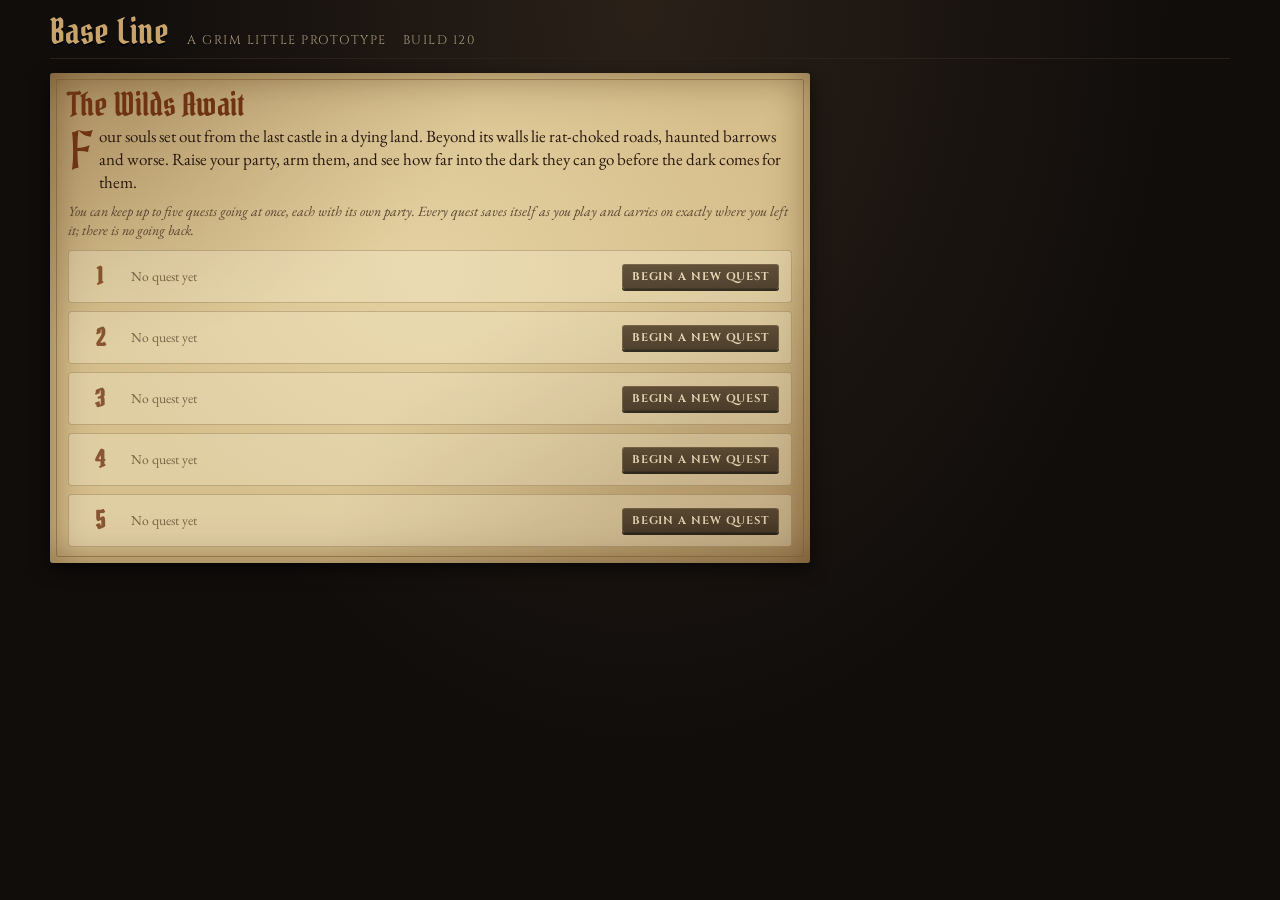
<file: index.html>
<!doctype html>
<html lang="en">
<head>
<meta charset="utf-8">
<meta name="viewport" content="width=device-width,initial-scale=1,viewport-fit=cover">
<title>Base Line: The Wilds</title>
<meta name="claude:viewport-fit-sides" content="cover">
<link rel="preconnect" href="https://fonts.googleapis.com">
<link rel="preconnect" href="https://fonts.gstatic.com" crossorigin>
<link rel="stylesheet" href="https://fonts.googleapis.com/css2?family=Cinzel:wght@600;700;800&family=EB+Garamond:ital,wght@0,400;0,500;0,600;1,400&family=Pirata+One&family=MedievalSharp&display=swap">
<link rel="stylesheet" href="css/style.css">
</head>
<body>
<div class="wrap" id="app"></div>
<!-- Scripts run in this order and share one global scope; keep the order when adding files. -->
<script src="data/game-data.js"></script>
<script src="data/art.js"></script>
<script src="js/version.js"></script>
<script src="js/rules.js"></script>
<script src="js/state.js"></script>
<script src="js/tooltips.js"></script>
<script src="js/save.js"></script>
<script src="js/ui-helpers.js"></script>
<script src="js/screens.js"></script>
<script src="js/castle.js"></script>
<script src="js/character-sheet.js"></script>
<script src="js/party-gear.js"></script>
<script src="js/wilderness.js"></script>
<script src="js/events.js"></script>
<script src="js/bosses.js"></script>
<script src="js/event-screens.js"></script>
<script src="js/camp.js"></script>
<script src="js/battle-engine.js"></script>
<script src="js/battle-flow.js"></script>
<script src="js/effects.js"></script>
<script src="js/dice.js"></script>
<script src="js/hit-animations.js"></script>
<script src="js/music.js"></script>
<script src="js/sound.js"></script>
<script src="js/battle-screen.js"></script>
<script src="js/prologue.js"></script>
<script src="js/wear.js"></script>
<script src="js/boot.js"></script>
</body>
</html>
</file>
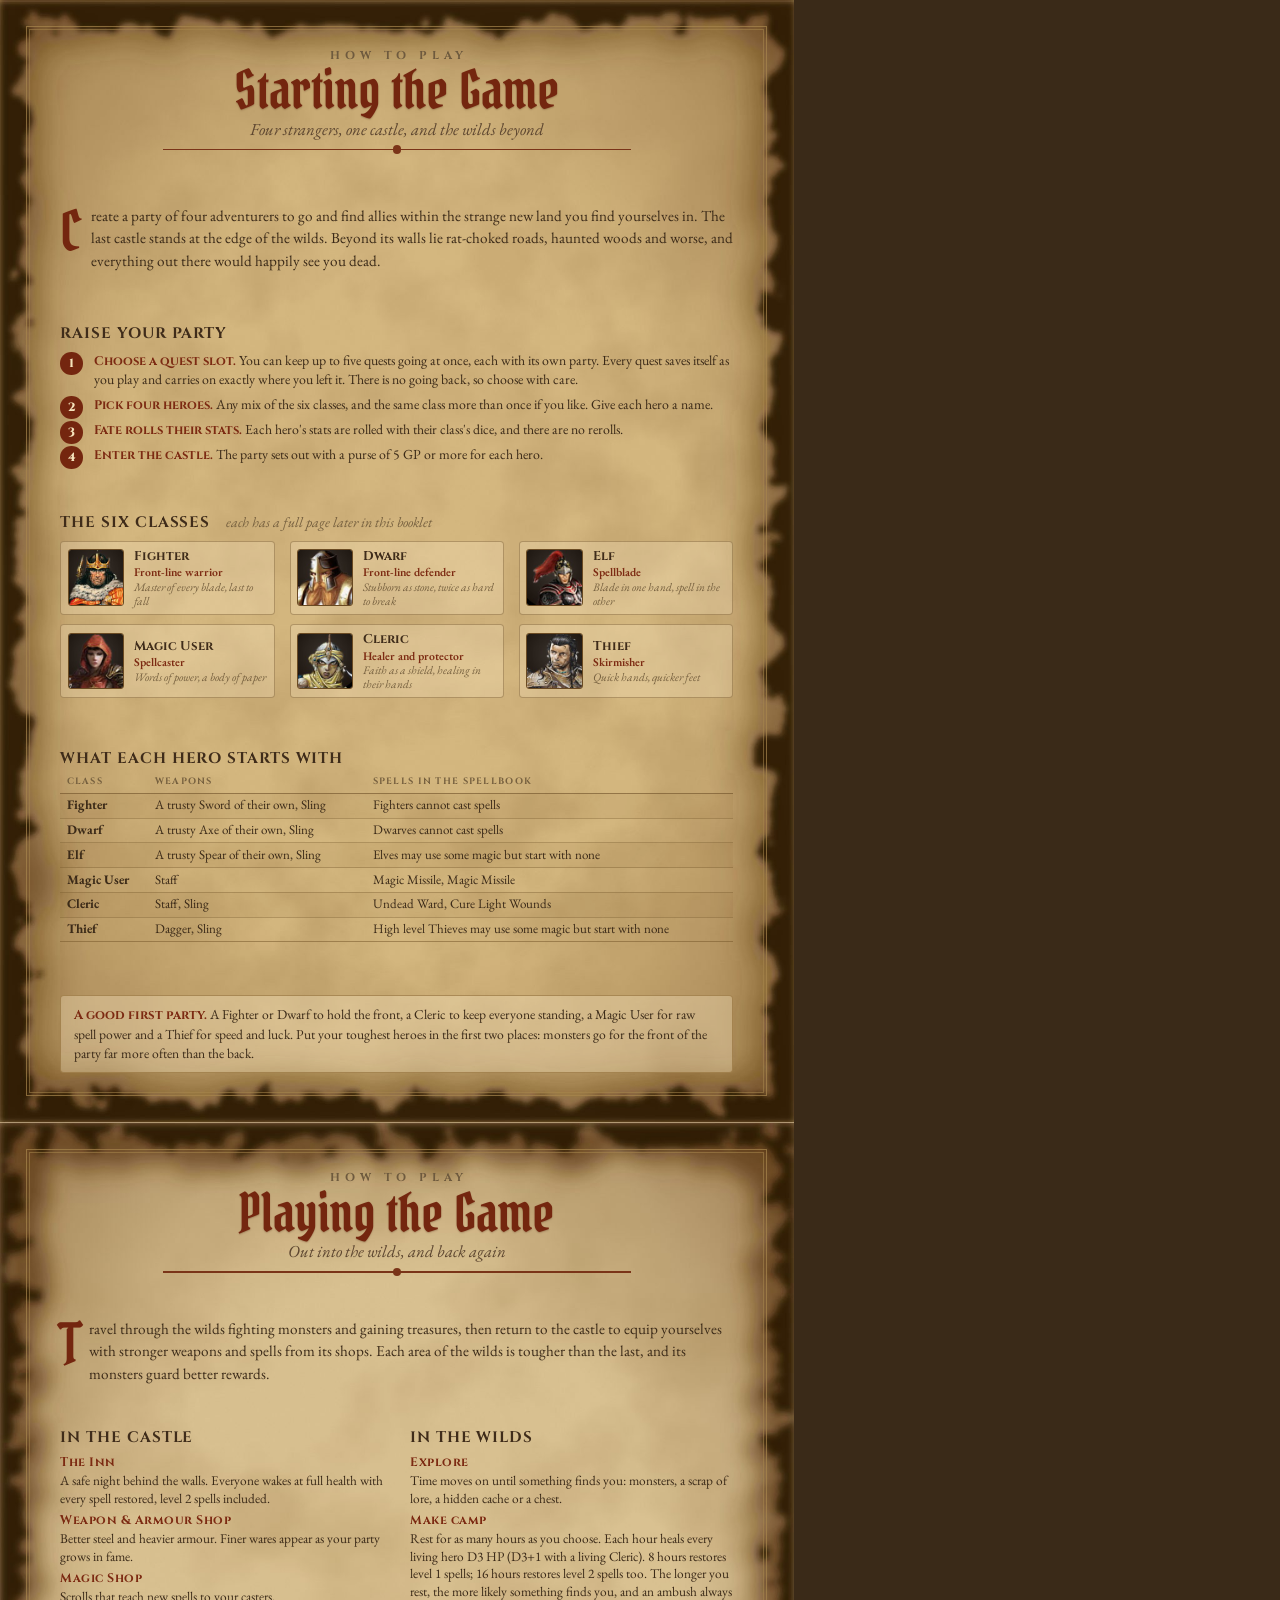
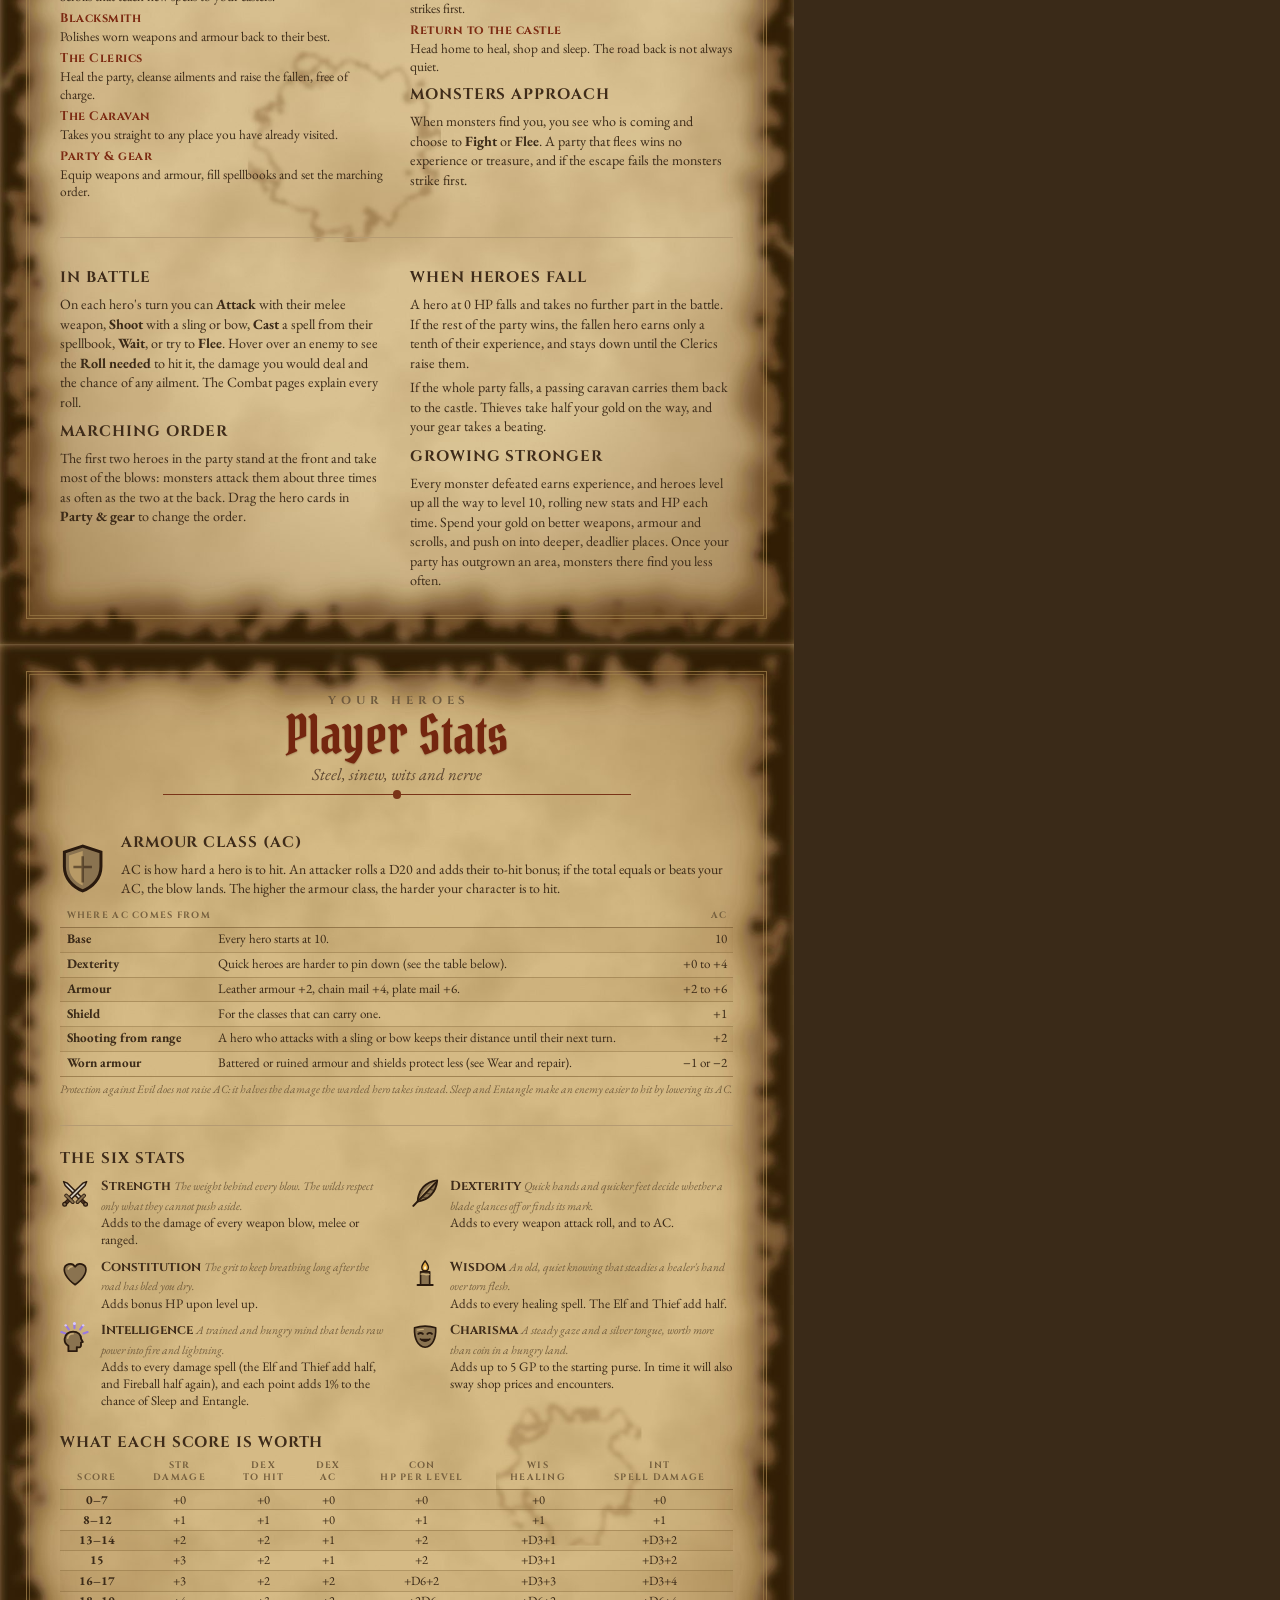
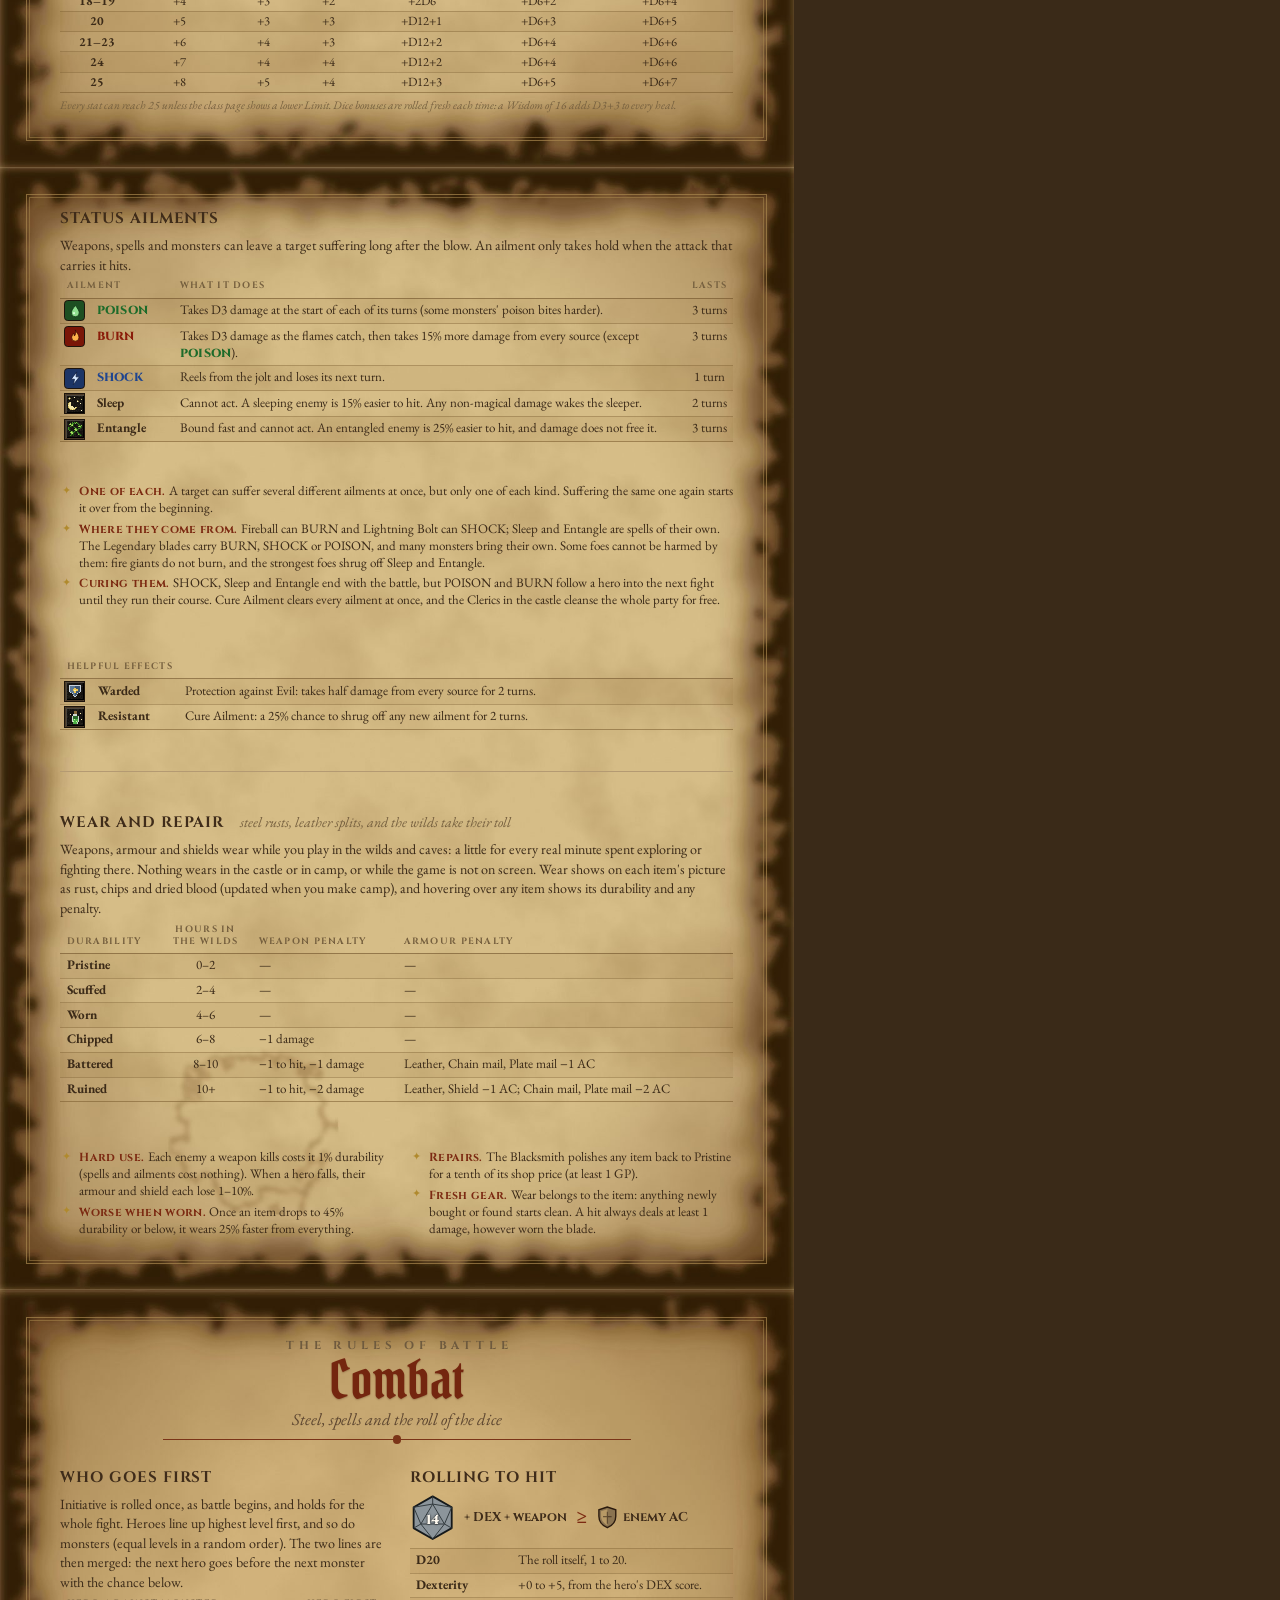
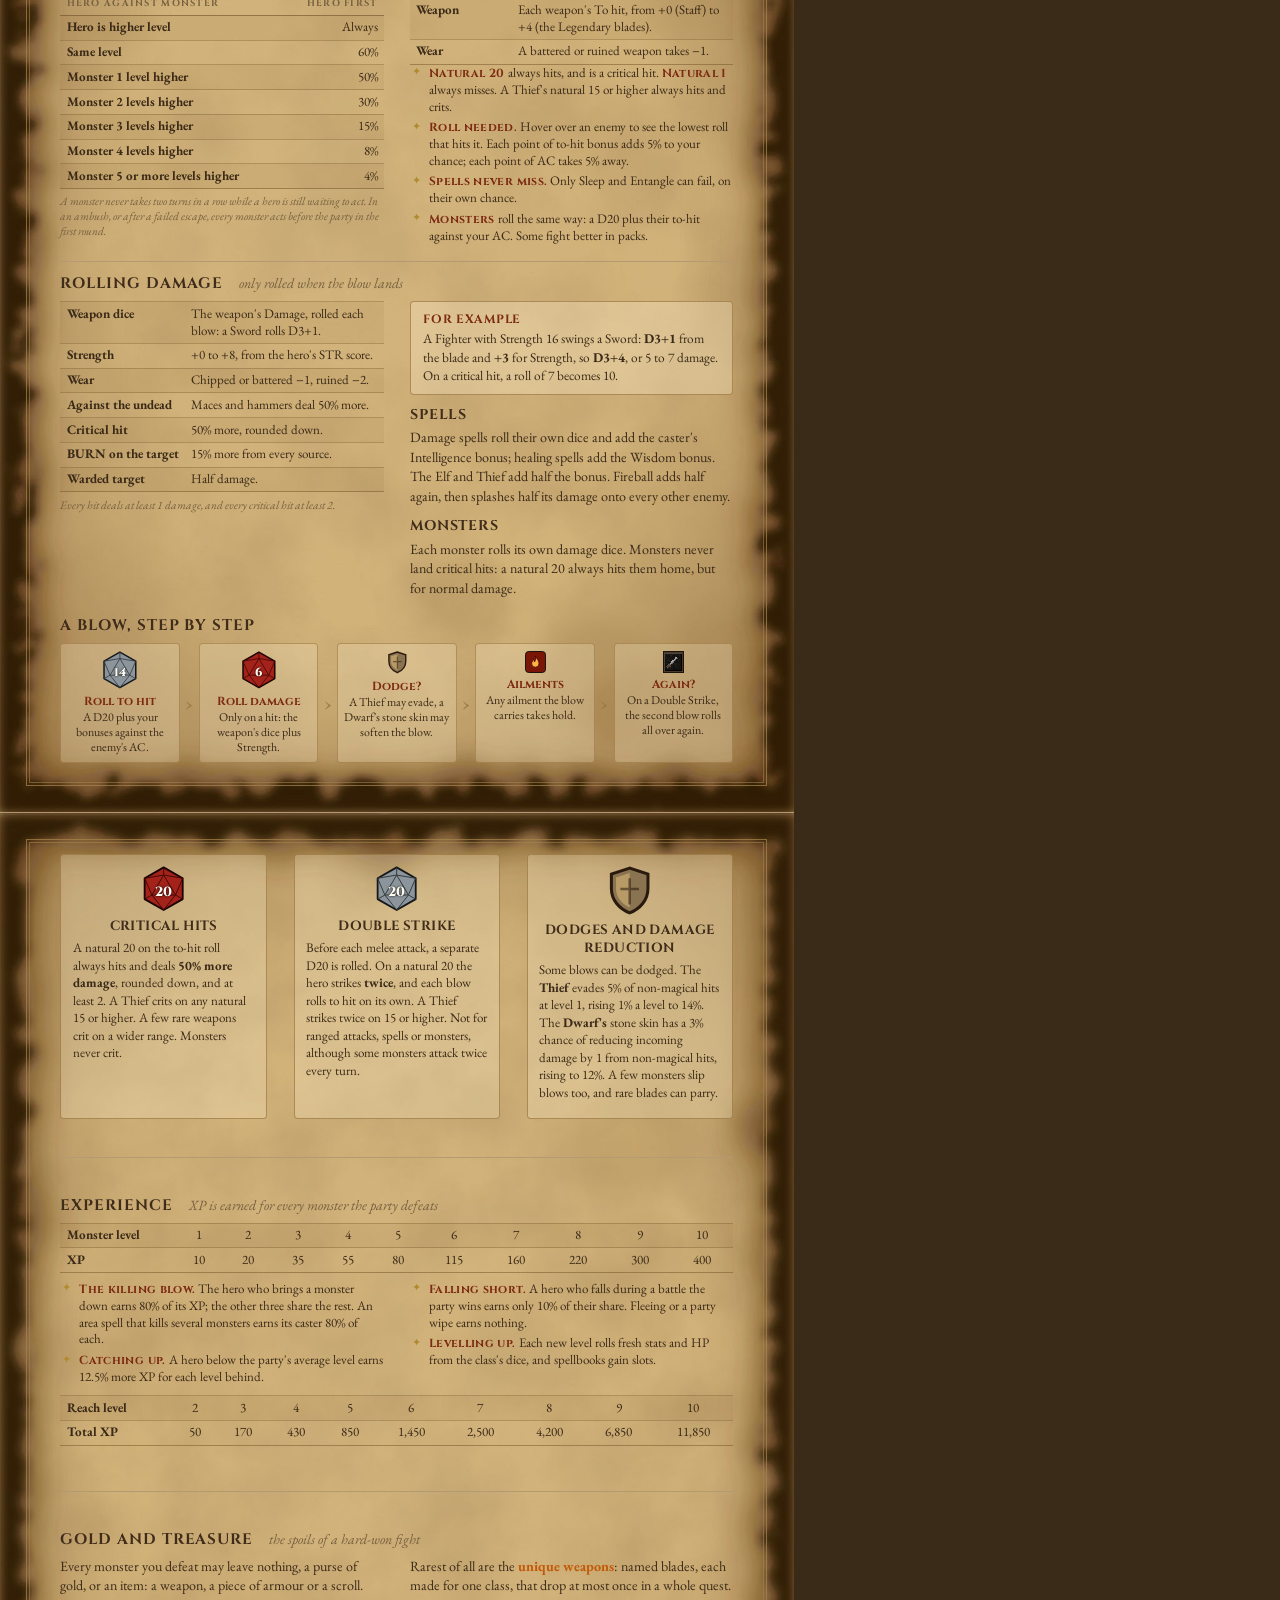
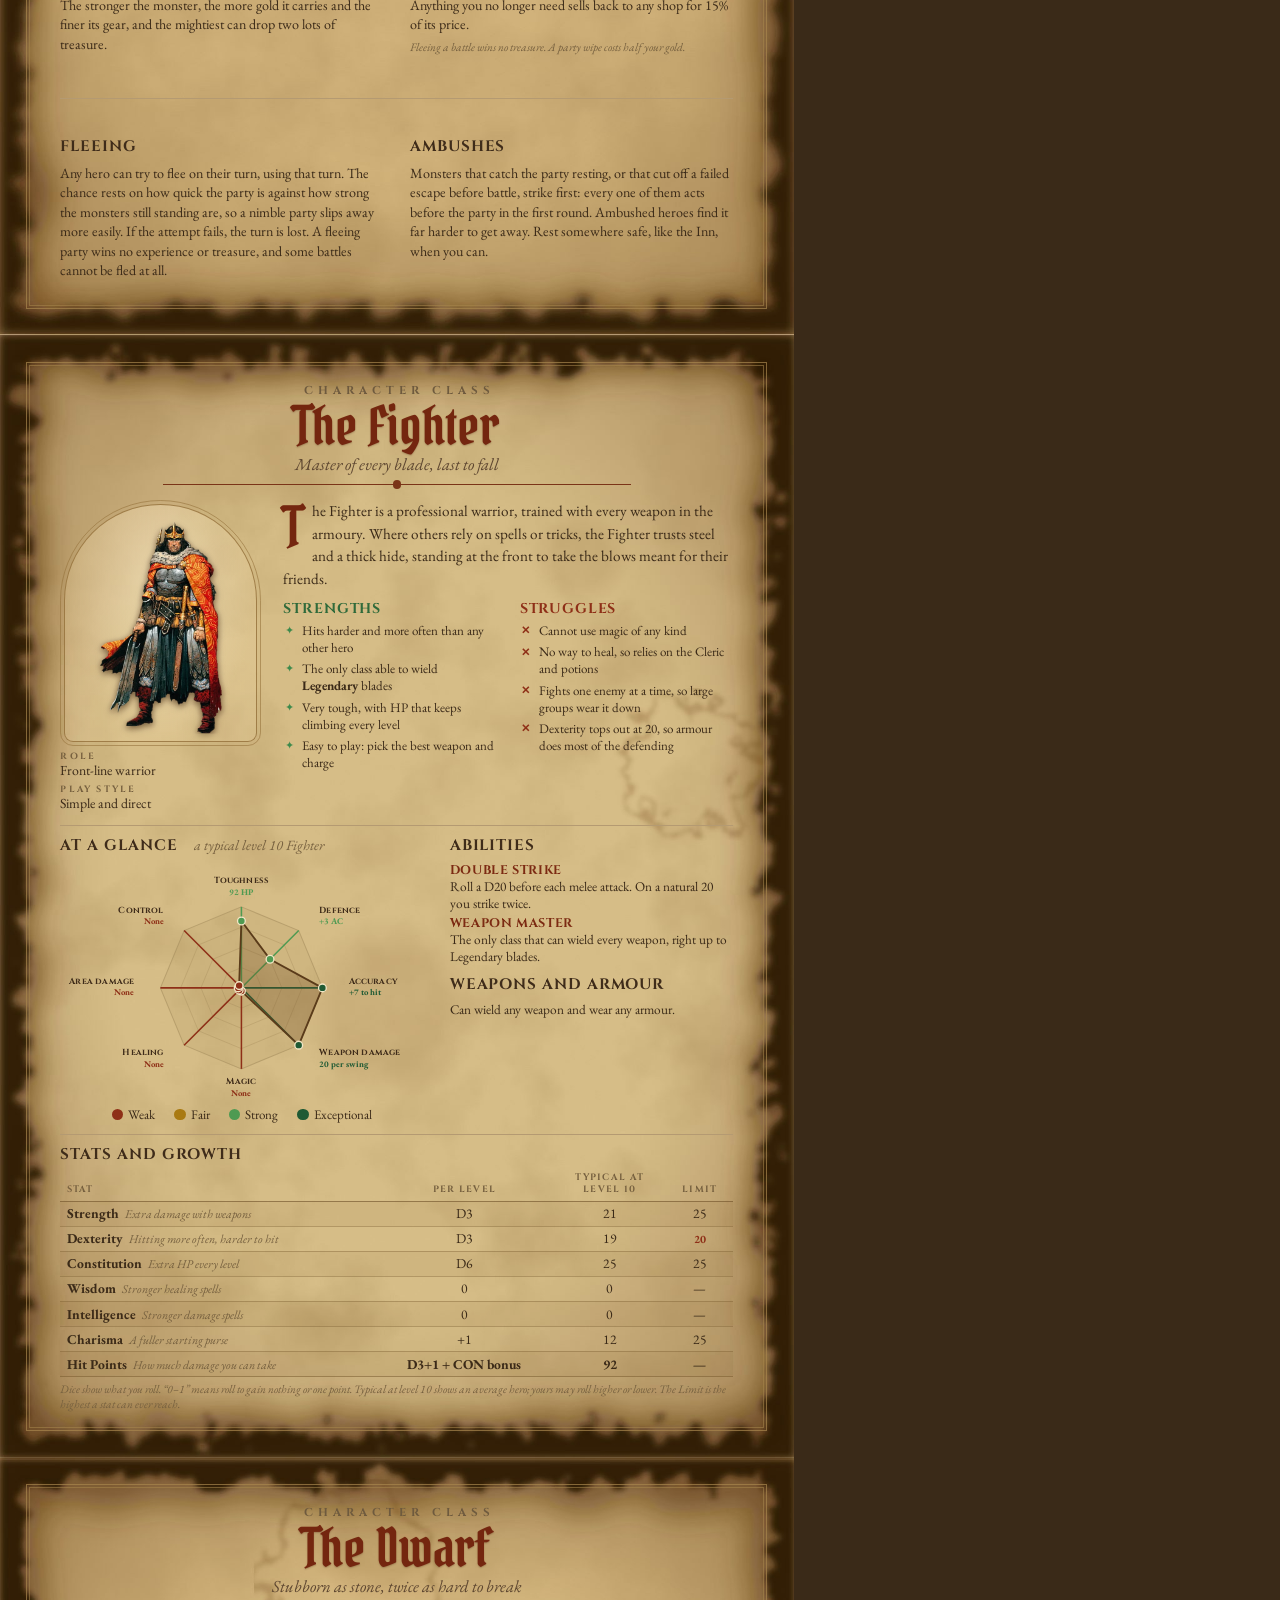
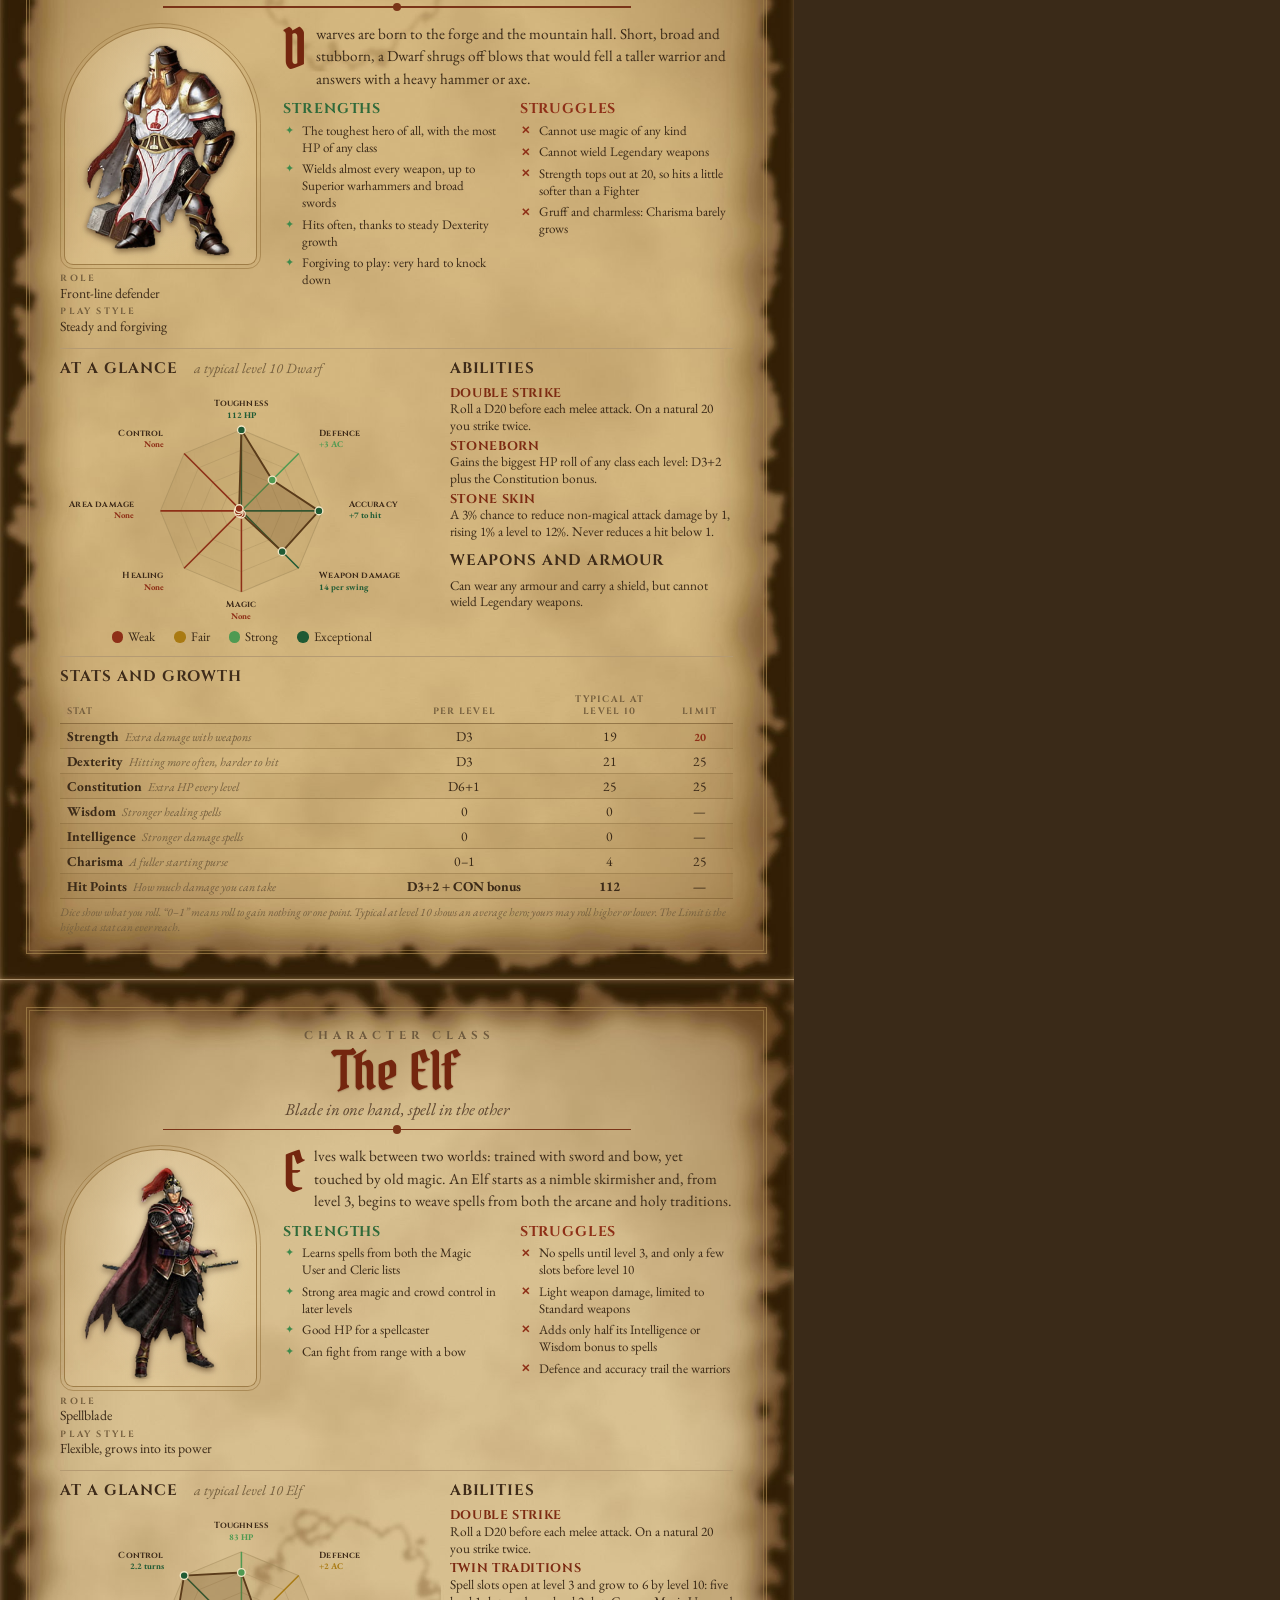
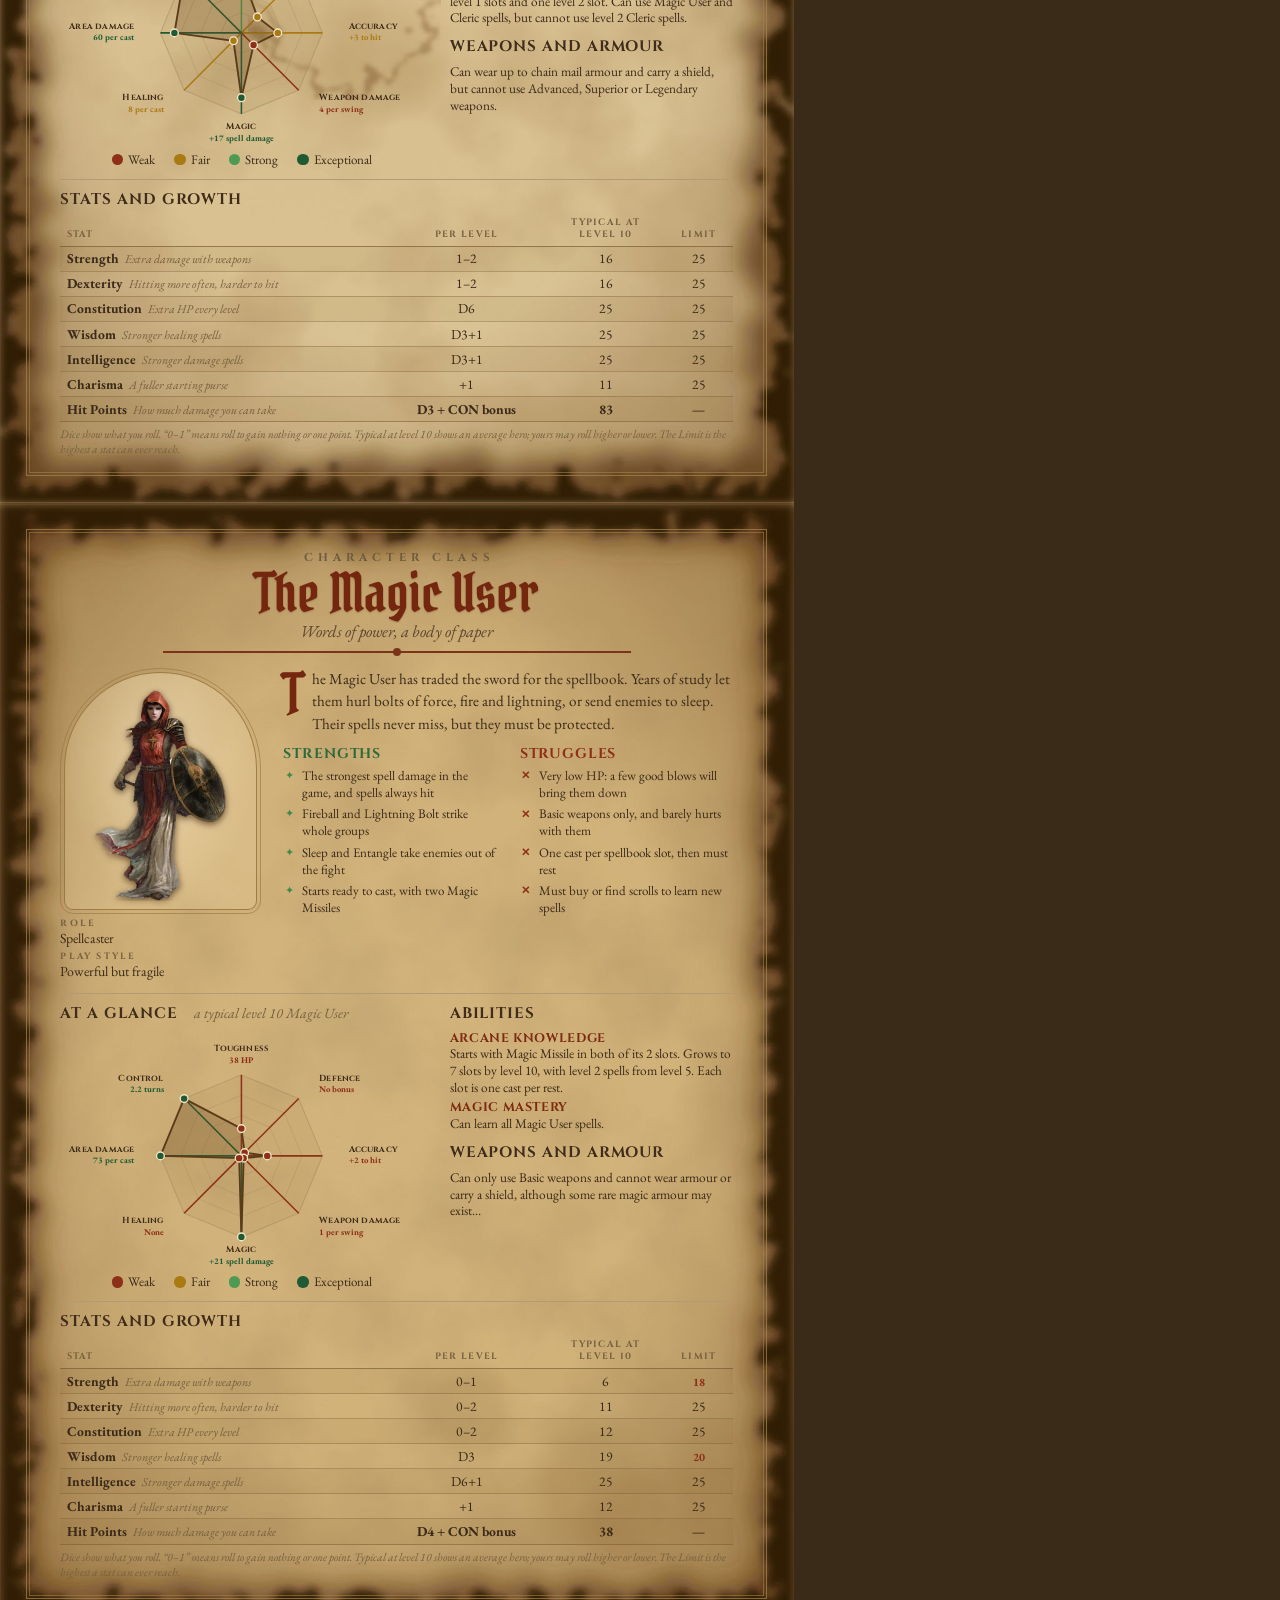
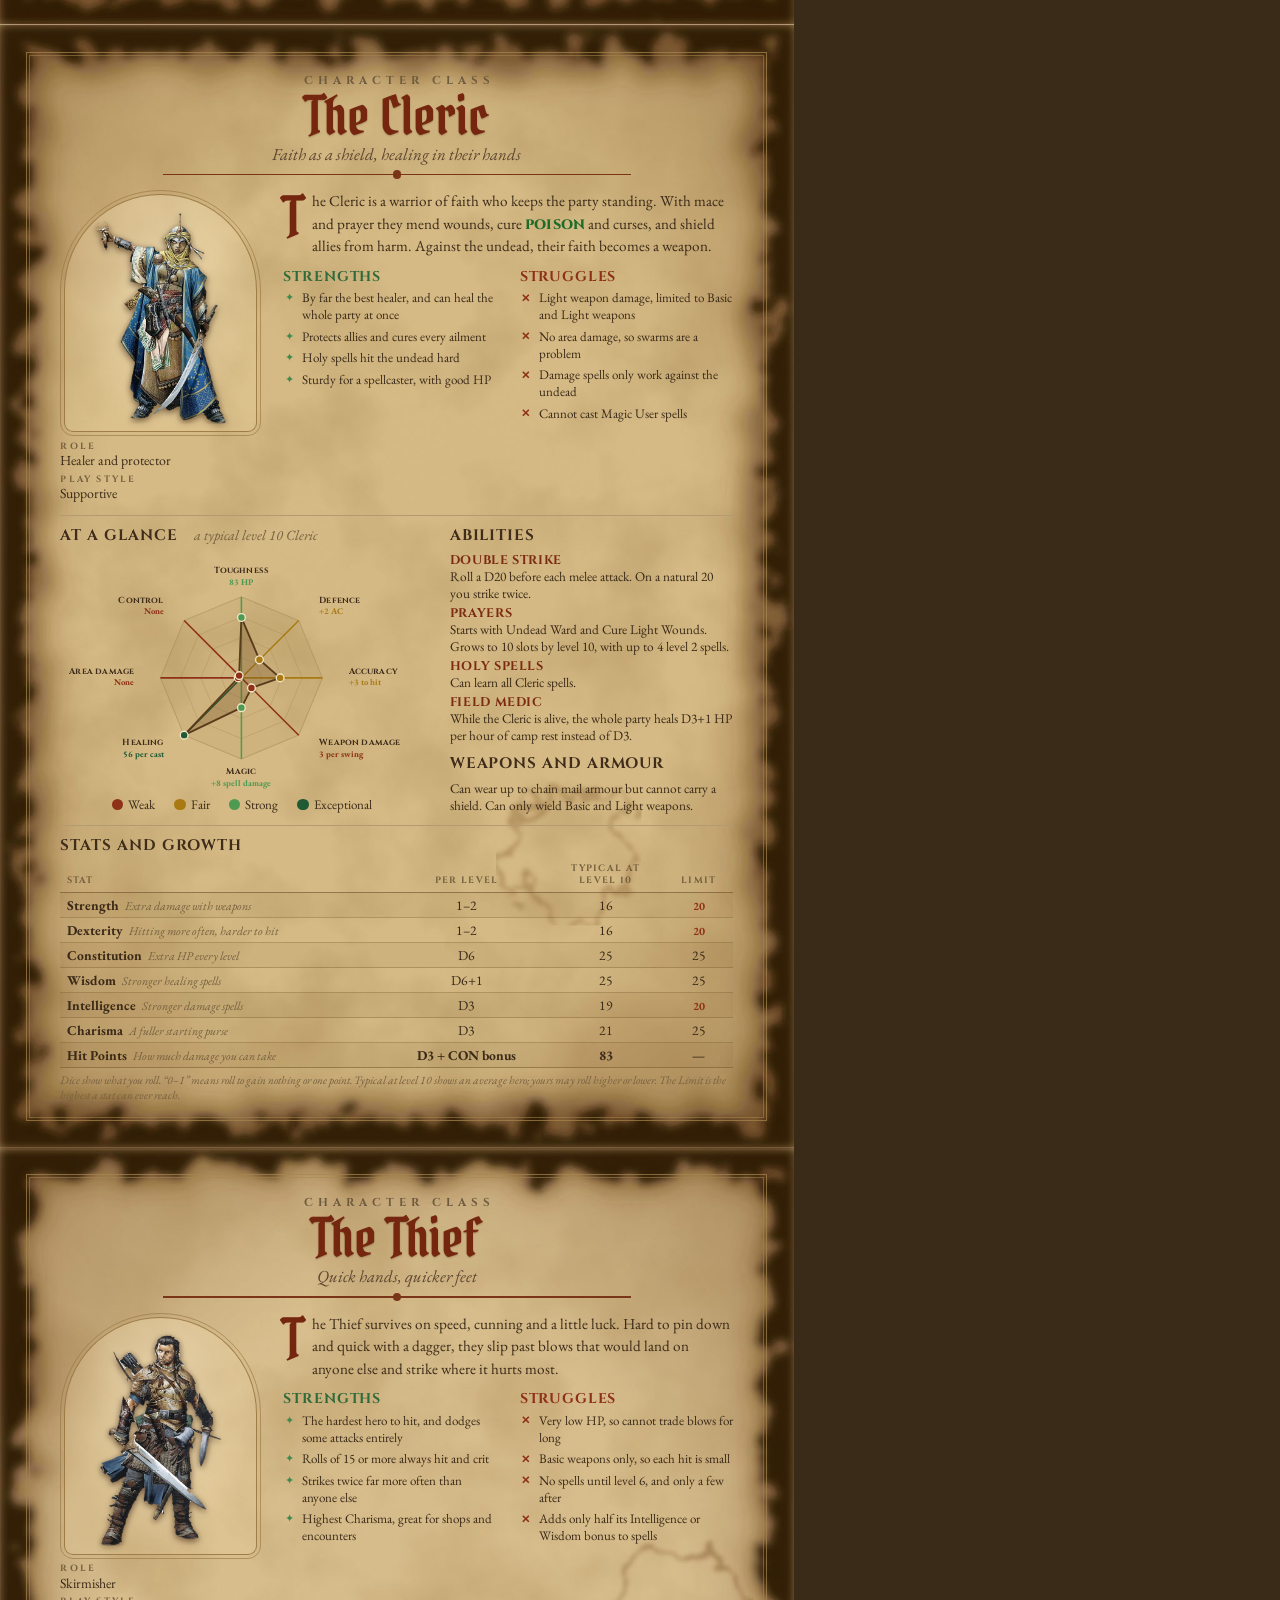
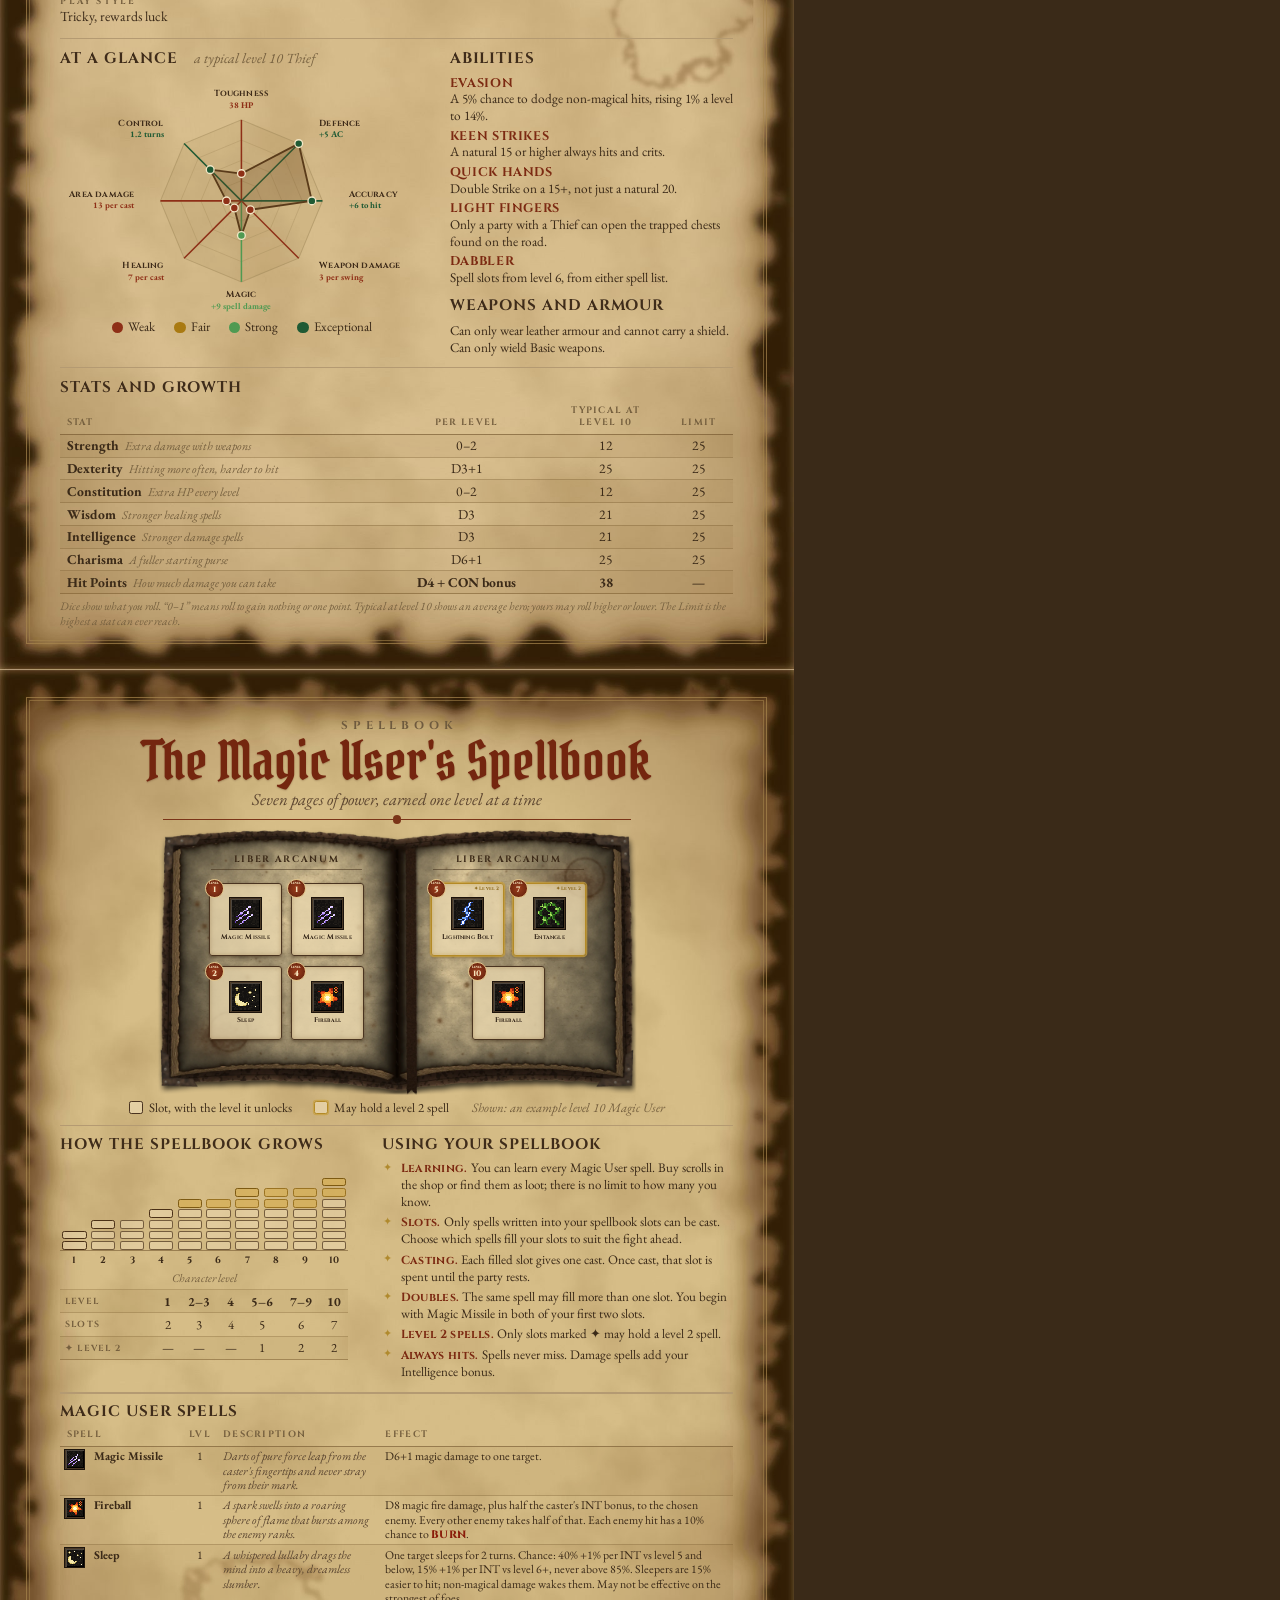
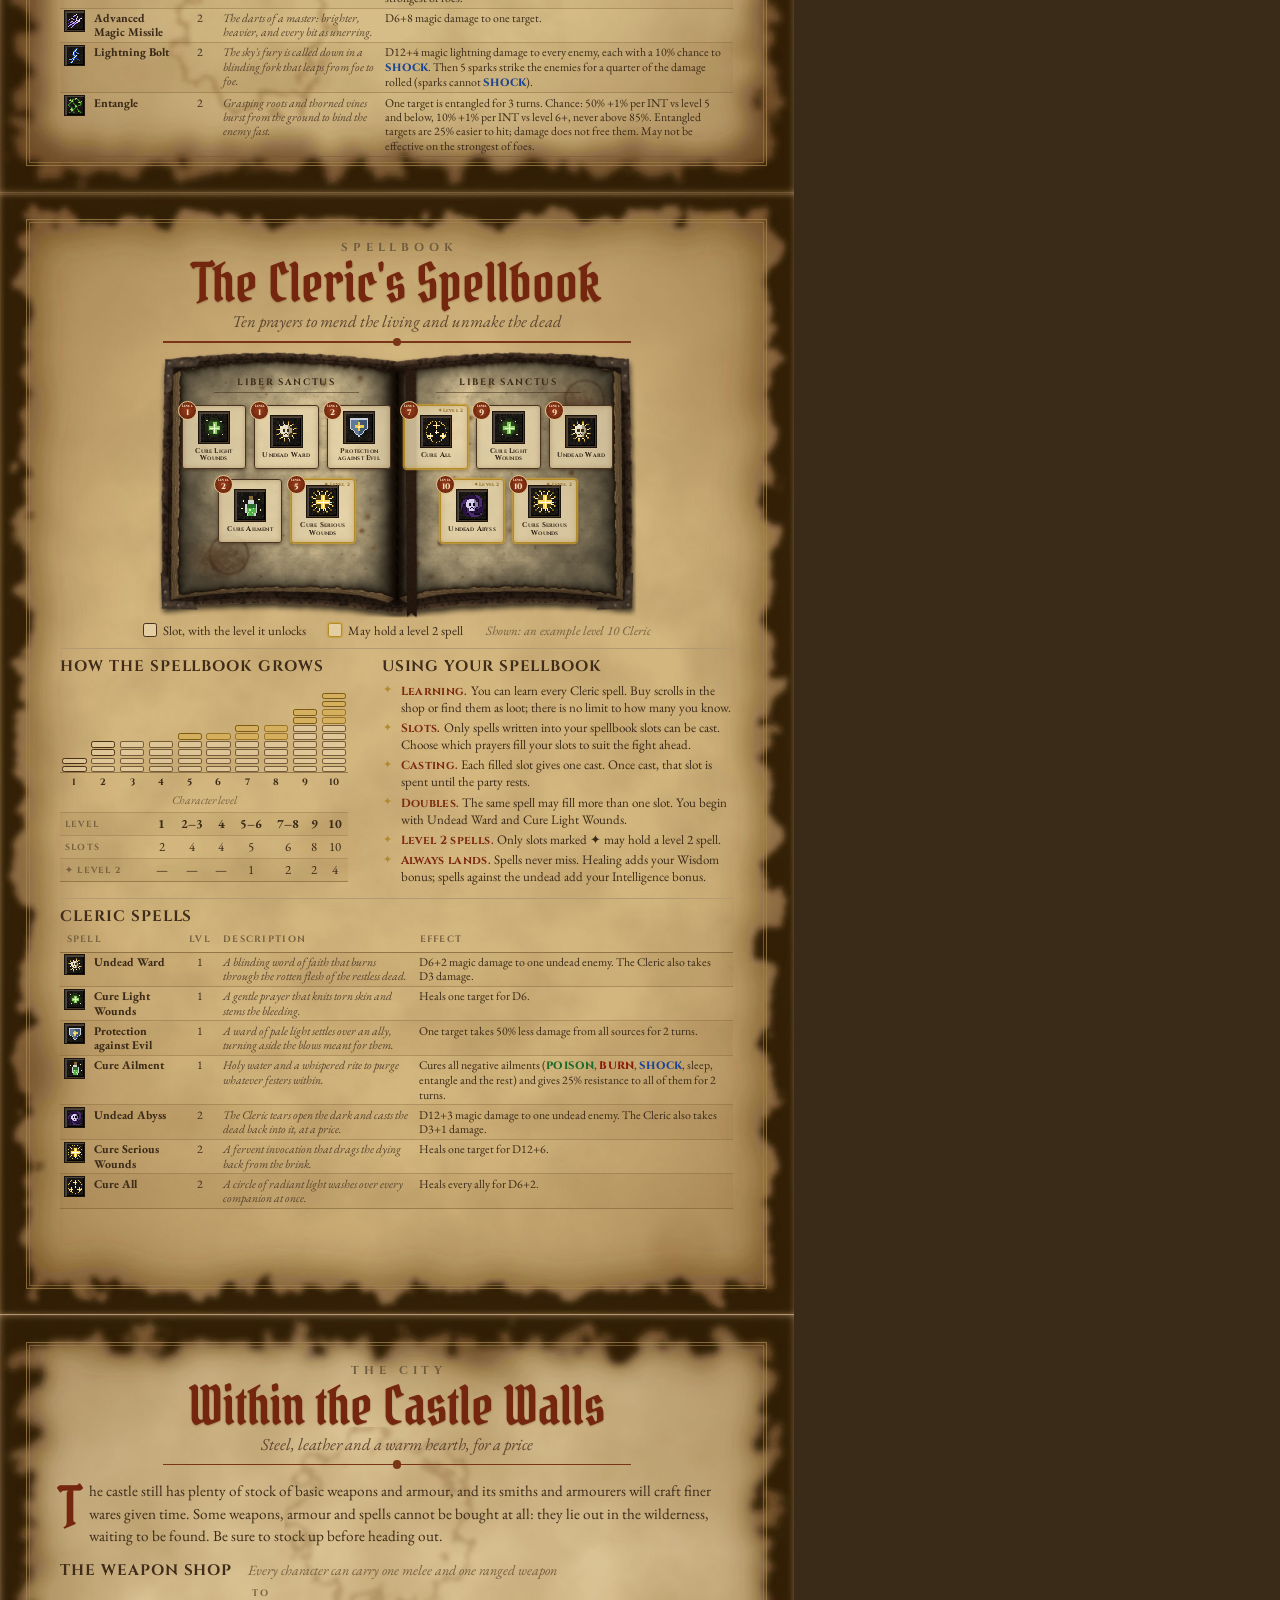
<file: docs/booklet/booklet.html>
<!doctype html><html lang="en-GB"><head><meta charset="utf-8"><title>Base Line: The Wilds · Player Booklet</title><style>/* Player Booklet: A4 parchment pages. Built by build.py. */
@font-face{font-family:Cinzel;font-weight:700;src:url(assets/fonts/cinzel-latin-700-normal.woff2)}
@font-face{font-family:Cinzel;font-weight:800;src:url(assets/fonts/cinzel-latin-800-normal.woff2)}
@font-face{font-family:Pirata;src:url(assets/fonts/pirata-one-latin-400-normal.woff2)}
@font-face{font-family:Medieval;src:url(assets/fonts/medievalsharp-latin-400-normal.woff2)}
@font-face{font-family:Garamond;font-weight:400;src:url(assets/fonts/eb-garamond-latin-400-normal.woff2)}
@font-face{font-family:Garamond;font-weight:400;font-style:italic;src:url(assets/fonts/eb-garamond-latin-400-italic.woff2)}
@font-face{font-family:Garamond;font-weight:600;src:url(assets/fonts/eb-garamond-latin-600-normal.woff2)}
@font-face{font-family:Garamond;font-weight:700;src:url(assets/fonts/eb-garamond-latin-700-normal.woff2)}
@page{size:A4;margin:0}
:root{--ink:#3b2a18;--head:#3f2c1a;--red:#7c2a12;--green:#2f6a3a;--bad:#8e2f17;--gold:#a8874e;--muted:#76603f;--line:rgba(110,80,40,.45);
  --poison:#1d6b2a;--burn:#8a1c0a;--shock:#1f4590}
*{box-sizing:border-box;margin:0;padding:0}
html,body{background:#3a2a18}
body{font-family:Garamond,serif;color:var(--ink);font-size:10.6pt;line-height:1.38;-webkit-print-color-adjust:exact;print-color-adjust:exact}
.page{width:210mm;height:297mm;position:relative;overflow:hidden;background:var(--bg) center/100% 100% no-repeat;page-break-after:always;break-after:page}
.frame{position:absolute;inset:7mm;border:.35mm solid rgba(168,135,78,.7);outline:.25mm solid rgba(168,135,78,.55);outline-offset:-1.1mm;pointer-events:none}
.in{position:absolute;inset:11mm 16mm 0 16mm}
b{font-weight:700}
i{font-style:italic}
.ail{font-family:Cinzel;font-weight:800;font-size:.9em;letter-spacing:.02em}
.ail.POISON{color:var(--poison)}.ail.BURN{color:var(--burn)}.ail.SHOCK{color:var(--shock)}

/* header */
.hd{text-align:center;margin-bottom:3.2mm}
.kick{font-family:Cinzel;font-weight:700;font-size:7.6pt;letter-spacing:.42em;text-transform:uppercase;padding-left:.42em;color:#6e5a3e;font-size:8.6pt;margin-top:1.6mm}
h1{font-family:Pirata;font-weight:400;font-size:40pt;line-height:1;margin:0 0 .2mm;color:#74260f;text-shadow:0 .3mm .4mm rgba(60,20,0,.25)}
.tagline{font-style:italic;font-size:12.6pt;color:#5d4630}
.rule{height:2mm;position:relative;margin:1.3mm auto 0;width:124mm}
.rule:before{content:"";position:absolute;left:0;right:0;top:50%;height:.45mm;margin-top:-.22mm;background:#7a3418}   /* solid: faded ends print pink in some PDF viewers */
.rule i{position:absolute;left:50%;top:50%;width:2.2mm;height:2.2mm;margin:-1.1mm;border-radius:50%;background:#7a3418}

h2{font-family:Cinzel;font-weight:700;font-size:11.4pt;letter-spacing:.06em;text-transform:uppercase;color:var(--head);margin-bottom:1.6mm}
h2 i{font-family:Garamond;font-weight:400;text-transform:none;letter-spacing:0;font-size:10.6pt;color:var(--muted);margin-left:3mm}
hr{border:0;height:.3mm;background:#b49a72;margin:2.6mm 0}

/* class pages */
.hero{display:flex;gap:6mm}
.side{width:53mm;flex:none}
.arch{height:63mm;border:.4mm solid rgba(150,115,60,.85);outline:.25mm solid rgba(150,115,60,.6);outline-offset:.8mm;border-radius:26.5mm 26.5mm 2.5mm 2.5mm;
  background:radial-gradient(ellipse at 50% 35%,rgba(255,240,205,.55),rgba(240,215,165,.25) 70%);display:flex;align-items:flex-end;justify-content:center;overflow:hidden;margin:1mm}
.arch img{height:58mm;margin-bottom:2mm;filter:drop-shadow(0 .6mm .8mm rgba(40,20,0,.35))}
dl{margin-top:2mm}
dt{font-family:Cinzel;font-weight:700;font-size:6.8pt;letter-spacing:.24em;text-transform:uppercase;color:var(--muted)}
dd{font-size:10.4pt;margin-bottom:.8mm;line-height:1.25}
.main{flex:1}
.intro{font-size:11.4pt;line-height:1.48;margin-bottom:2.4mm}
.intro.wide{margin-bottom:3.4mm}
.drop{float:left;font-family:Pirata;font-size:41pt;line-height:.8;margin:1.4mm 2.2mm 0 0;color:#74260f}
.cols{display:flex;gap:6mm}.cols>div{flex:1}
h3{font-family:Cinzel;font-weight:700;font-size:10.6pt;letter-spacing:.06em;text-transform:uppercase;margin-bottom:1mm}
h3.g{color:var(--green)}h3.b{color:var(--bad)}
ul{list-style:none}
.good li,.bad li{position:relative;padding-left:5mm;font-size:9.8pt;line-height:1.3;margin-bottom:1.2mm}
.good li:before{content:"✦";position:absolute;left:.4mm;color:#3e8a4c;font-size:8pt;top:.3mm}
.bad li:before{content:"✕";position:absolute;left:.4mm;color:var(--bad);font-size:8.4pt;font-weight:700;top:.1mm}
.mid{display:flex;gap:7mm}
.glance{width:96mm;flex:none}
.radar{width:96mm;display:block;margin:0}
.radar .rl{font-family:Cinzel;font-weight:700;font-size:10.4px;fill:#3f2c1a;letter-spacing:.02em}
.radar .rv{font-family:Garamond;font-weight:700;font-size:10.4px}
.legend{display:flex;justify-content:center;gap:5mm;font-size:9.8pt;margin-top:-1mm}
.legend i{display:inline-block;width:3mm;height:3mm;border-radius:50%;vertical-align:-.4mm;margin-right:1.4mm}
.abil{flex:1}
.abil h4{font-family:Cinzel;font-weight:700;font-size:9.4pt;letter-spacing:.05em;color:var(--red);text-transform:uppercase;margin-top:1mm;line-height:1.25}
.abil p{font-size:10pt;line-height:1.3}
.abil h2.arms{margin-top:2.6mm}
table{border-collapse:collapse;width:100%}
thead th{font-family:Cinzel;font-weight:700;font-size:6.9pt;letter-spacing:.14em;text-transform:uppercase;color:var(--muted);text-align:left;padding:0 1.6mm 1.4mm;vertical-align:bottom;line-height:1.3}
tbody tr{border-top:.25mm solid rgba(120,90,45,.38)}
tbody tr:nth-child(odd){background:rgba(120,85,35,.075)}
tbody tr:last-child{border-bottom:.3mm solid rgba(120,90,45,.55)}
thead tr{border-bottom:.35mm solid rgba(110,80,40,.6)}
tbody th{text-align:left;font-weight:700}
.stats td,.stats thead th:not(:first-child){text-align:center}
.stats tbody th,.stats td{padding:.7mm 1.6mm;font-size:10.2pt}
.stats tbody th i{font-weight:400;color:var(--muted);font-size:9pt;margin-left:1mm}
.stats .cap{color:var(--bad);font-style:normal}
.stats tr.hp td{font-weight:700}
.stats col{width:auto}
.foot{font-style:italic;font-size:8.6pt;color:var(--muted);margin-top:1.4mm;line-height:1.3}

/* icons */
.ico{display:inline-flex;width:5.6mm;height:5.6mm;border:.3mm solid #1d140c;background:#18120c;box-shadow:inset 0 0 0 .2mm #5a4630;align-items:center;justify-content:center;vertical-align:middle}
.ico img{width:4.8mm;height:4.8mm;image-rendering:pixelated}
td.ic{width:7.4mm;padding:.45mm 0 .45mm 1mm !important}

/* spellbook pages */
.book{position:relative;width:127mm;height:70.8mm;margin:0 auto}
.book>img{position:absolute;inset:0;width:100%;height:100%}
.bp{position:absolute;top:7.5%;bottom:9%;display:flex;flex-direction:column;align-items:center;gap:2.6mm}
.bp:nth-of-type(1){left:6%;right:52%}
.bp:nth-of-type(2){left:52.5%;right:6%}
.liber{font-family:Cinzel;font-weight:700;font-size:7pt;letter-spacing:.18em;text-transform:uppercase;color:#3c2a18;padding:0 6mm .9mm;border-bottom:.25mm solid rgba(60,40,20,.5);margin:1.4mm 0 .6mm}
.srow{display:flex;gap:2.2mm;justify-content:center}
.slot{position:relative;width:19.5mm;height:19.5mm;border:.35mm solid #4a3420;border-radius:.8mm;background:rgba(232,214,172,.82);box-shadow:0 .4mm .9mm rgba(30,15,0,.45),inset 0 0 1.4mm rgba(120,85,40,.35);
  display:flex;flex-direction:column;align-items:center;justify-content:center;gap:1.1mm}
.bk.cl .slot{width:17mm;height:17mm}
.slot.l2{border-color:#b48a26;box-shadow:0 0 0 .35mm rgba(200,160,60,.75),0 .4mm 1.2mm rgba(30,15,0,.45),inset 0 0 1.4mm rgba(170,125,30,.35)}
.slot .ico{width:8.6mm;height:8.6mm}.slot .ico img{width:7.6mm;height:7.6mm}
.slot b{font-family:Cinzel;font-weight:700;font-size:5.2pt;letter-spacing:.03em;text-align:center;line-height:1.1;color:#2e2014;padding:0 .8mm;font-variant:small-caps}
.slot .lv{position:absolute;left:-1.3mm;top:-1.3mm;width:5mm;height:5mm;border-radius:50%;background:radial-gradient(#9b3d1c,#5e1f0b);border:.25mm solid #e2c48a;color:#f5e3bc;
  font-family:Cinzel;font-weight:800;font-size:6pt;line-height:1;display:flex;flex-direction:column;align-items:center;justify-content:center}
.slot .lv small{font-size:2.6pt;letter-spacing:.04em;margin-bottom:.15mm}
.slot .l2t{position:absolute;right:1mm;top:.6mm;font-family:Cinzel;font-weight:700;font-size:3.6pt;color:#8a6516;letter-spacing:.04em}
.bkey{display:flex;justify-content:center;align-items:center;gap:6mm;font-size:9.6pt;margin-top:1.4mm}
.bkey i{display:inline-block;width:3.6mm;height:3.6mm;border:.35mm solid #4a3420;border-radius:.6mm;background:rgba(232,214,172,.8);vertical-align:-.6mm;margin-right:1.6mm}
.bkey i.g{border-color:#b48a26;box-shadow:0 0 0 .3mm rgba(200,160,60,.7)}
.bkey em{color:var(--muted)}
.mid2{display:flex;gap:9mm}.mid2>div:first-child{width:76mm;flex:none}.mid2>div:last-child{flex:1}
.chart{display:flex;align-items:flex-end;gap:1.2mm;height:24mm;border-bottom:.3mm solid rgba(110,80,40,.55);padding:0 .5mm}
.bar{flex:1;display:flex;flex-direction:column-reverse;gap:.5mm;position:relative}
.bar i{display:block;height:2.3mm;border:.25mm solid rgba(80,55,30,.75);border-radius:.6mm;background:rgba(235,215,175,.55)}
.bar i.g{background:rgba(214,175,85,.75);border-color:#9a7322}
.bar i.new{border-width:.45mm;border-color:#4a3016}
.bar i.g.new{border-color:#7d5a12}
.bar span{position:absolute;bottom:-4.4mm;left:0;right:0;text-align:center;font-family:Cinzel;font-weight:700;font-size:7pt}
.cap{text-align:center;font-style:italic;font-size:8.6pt;color:var(--muted);margin:5mm 0 1mm}
.grow th{font-family:Cinzel;font-weight:700;font-size:6.6pt;letter-spacing:.14em;text-transform:uppercase;color:var(--muted);text-align:left;padding:.6mm 1.2mm;white-space:nowrap}
.grow td{text-align:center;font-size:9.6pt;padding:.6mm .6mm}
.grow tr:first-child td{font-weight:700}
.grow tr{border-top:.25mm solid rgba(120,90,45,.3)}
.grow tr:nth-child(odd){background:rgba(120,85,35,.07)}
.use li{position:relative;padding-left:5mm;margin-bottom:.9mm;font-size:9.8pt;line-height:1.3}
.use li:before{content:"✦";position:absolute;left:.4mm;top:.2mm;color:#b08a2e;font-size:8pt}
.use b{font-family:Cinzel;font-weight:700;font-size:8.8pt;color:var(--red);letter-spacing:.03em}
.spells tbody th,.spells td{padding:.6mm 1.5mm;font-size:8.9pt;vertical-align:top;line-height:1.22}
.spells tbody th{width:25mm}
.spells td.c{text-align:center;width:9mm}.spells thead th.c{text-align:center}
.spells td.fl{font-style:italic;color:#5a4530;width:43mm}

/* city pages */
.shop tbody th,.shop td{padding:.45mm 1.5mm;font-size:9.6pt;vertical-align:middle;line-height:1.2}
.shop .n{text-align:right;white-space:nowrap}
.shop .gp,.smith .gp{font-family:Medieval;font-size:10.6pt;text-align:right;white-space:nowrap;color:#2e1f10}
.shop thead th.gp{font-family:Cinzel;font-size:6.9pt}
.shop td.c{text-align:center}.shop thead th.c{text-align:center}
.shop td.fl{font-style:italic;color:#5a4530}
.city h2{margin-top:3.2mm}
.city h2:first-of-type{margin-top:0}
.smith{display:grid;grid-template-columns:repeat(3,1fr);gap:0 5mm;margin:1.6mm 0 1mm}
.smith div{display:flex;align-items:center;gap:2mm;padding:.35mm 0;border-bottom:.25mm solid rgba(120,90,45,.3);font-size:9.6pt}
.smith b{flex:1}
.svc p{font-size:10pt}
.three{display:flex;gap:7mm;margin-top:4mm}.three>div{flex:1}.three h2{margin:0 0 1.2mm}
.three p{font-size:10pt;line-height:1.38}

.bk hr{margin:2.2mm 0}
.bk .hd{margin-bottom:2.2mm}.bk .mid2 h2{margin-bottom:1.2mm}
.mag th,.mag td{white-space:nowrap}.mag td.ef{white-space:normal}.mag tbody th,.mag td{font-size:9.2pt}.shop thead th{white-space:nowrap}.shop thead th.n{white-space:normal}
.shop .gp,.smith .gp{color:#2e1f10}.shop thead th.gp{color:var(--muted)}
.city:not(.svc) .shop tbody th,.city:not(.svc) .shop td{padding-top:1.2mm;padding-bottom:1.2mm}
.city:not(.svc) td.ic{padding:1.25mm 0 1.25mm 1mm !important}
.bk .hd{margin-bottom:1.2mm}.abil p{line-height:1.26}.bk .bkey{margin-top:1mm}
.bk.cl .bar i{height:1.75mm}.bk.cl .bar{gap:.4mm}.bk.cl .spells td.fl{width:52mm}
.thief .stats tbody th,.thief .stats td{padding:.4mm 1.6mm}   /* the Thief has the most abilities */
.svc .in{top:15mm}.svc .smith div{padding:.75mm 0}.svc .shop tbody th,.svc .shop td{padding-top:.85mm;padding-bottom:.85mm}.svc td.ic{padding:.85mm 0 .85mm 1mm !important}.svc .three{margin-top:6mm}

/* how-to-play pages */
.guide p{margin-bottom:1.4mm}
.guide h2.sp,.guide h3.sp{margin-top:2.6mm}
.guide h3{color:var(--head)}
.two{display:flex;gap:7mm}.two>div{flex:1;min-width:0}
.two.tight{margin-top:1.6mm}
.steps{counter-reset:s;list-style:none;margin-bottom:2.6mm}
.steps li{counter-increment:s;position:relative;padding-left:9mm;margin-bottom:1.6mm;font-size:10.4pt;line-height:1.36}
.steps li:before{content:counter(s);position:absolute;left:0;top:.2mm;width:6mm;height:6mm;border-radius:50%;background:#74260f;color:#f5e3bc;font-family:Cinzel;font-weight:800;font-size:9pt;display:flex;align-items:center;justify-content:center}
.steps b{font-family:Cinzel;font-weight:700;font-size:9.4pt;color:var(--red)}
.ccards{display:grid;grid-template-columns:repeat(3,1fr);gap:2.4mm 4mm;margin-bottom:3mm}
.ccard{display:flex;gap:2.6mm;align-items:center;padding:1.6mm;border:.3mm solid rgba(120,90,45,.45);border-radius:1mm;background:rgba(255,240,205,.25)}
.ccard img{width:15mm;height:15mm;border:.4mm solid #6a4a22;border-radius:.8mm;flex:none}
.ccard b{display:block;font-family:Cinzel;font-weight:700;font-size:9.6pt;color:var(--head)}
.ccard span{display:block;font-size:8.8pt;color:var(--red);font-weight:600;line-height:1.15}
.ccard i{display:block;font-size:8.6pt;color:var(--muted);line-height:1.2;margin-top:.4mm}
table.plain tbody th,table.plain td{padding:.9mm 1.6mm;font-size:9.8pt;vertical-align:top;line-height:1.3}
table.plain td.r,table.plain th.r{text-align:right;white-space:nowrap}
table.plain td.c,table.plain th.c{text-align:center}
.tip{margin-top:3.4mm;padding:2.6mm 3.4mm;border:.35mm solid rgba(150,115,60,.7);border-radius:1mm;background:rgba(255,240,205,.32);font-size:10.2pt;line-height:1.38}
.tip b{font-family:Cinzel;color:var(--red);font-size:9.6pt}
dl.defs{margin:0}
dl.defs dt{font-family:Cinzel;font-weight:700;font-size:9.2pt;letter-spacing:.04em;color:var(--red);text-transform:none}
dl.defs dd{font-size:10pt;line-height:1.32;margin-bottom:1.5mm}
.si{display:inline-flex;width:6mm;height:6mm;vertical-align:middle}.si svg{width:100%;height:100%}
.si.big{width:12mm;height:13mm}
.si.POISON,.si.BURN,.si.SHOCK{width:5.6mm;height:5.6mm;border-radius:1mm;padding:.6mm;border:.3mm solid #1d140c}
.si.POISON{background:#1d4f22}.si.BURN{background:#7a1608}.si.SHOCK{background:#1c3566}
.acbox{display:flex;gap:4mm;align-items:center;margin-bottom:1.6mm}
.acbox p{font-size:10.4pt}

.stats6{display:grid;grid-template-columns:1fr 1fr;gap:2mm 7mm}
.stat{display:flex;gap:2.6mm;align-items:flex-start}
.stat .si{width:8mm;height:8mm;flex:none;margin-top:.4mm}
.stat b{font-family:Cinzel;font-weight:700;font-size:9.8pt;color:var(--head)}
.stat i{font-size:8.8pt;color:var(--muted)}
.stat p{font-size:9.8pt;line-height:1.3;margin:0}
.bands th,.bands td{text-align:center}
.bands thead th{text-align:center}
.ails td.ic{width:8mm}.ails tbody th{width:22mm}
.ails.good{margin-top:2mm}
.wear tbody th{width:26mm}
.d20{position:relative;display:inline-block;width:12mm;height:12mm;flex:none}
.d20 svg{width:100%;height:100%}
.d20 .o{fill:#8c959b;stroke:#15191b;stroke-width:4;stroke-linejoin:round}
.d20 .l{fill:none;stroke:#343c40;stroke-width:2.2;stroke-linejoin:round}
.d20 b{position:absolute;inset:0;display:flex;align-items:center;justify-content:center;padding-top:1.6mm;font-family:Cinzel;font-weight:800;font-size:10pt;color:#fffaf0;text-shadow:0 0 .6mm #000}
.d20.crit .o{fill:#a3221a;stroke:#1a0302}.d20.crit .l{stroke:#460806}
.formula{display:flex;align-items:center;gap:2.4mm;margin:1mm 0 2mm;font-family:Cinzel;font-weight:700;font-size:9.6pt;color:var(--head)}
.formula>b{font-size:14pt;color:var(--red)}
.acf{display:inline-flex;align-items:center;gap:1.2mm}
.src tbody th{width:27mm;white-space:nowrap}
.init tbody th,.init td{padding:.6mm 1.6mm}
.example{padding:2.4mm 3.2mm;border:.35mm solid rgba(150,115,60,.7);border-radius:1mm;background:rgba(255,240,205,.32)}
.example h4{font-family:Cinzel;font-weight:700;font-size:9pt;color:var(--red);text-transform:uppercase;letter-spacing:.06em;margin-bottom:.6mm}
.example p{font-size:10pt;margin:0}
.cards3{margin-top:0}
.cards3 .card{padding:3mm;border:.35mm solid rgba(150,115,60,.7);border-radius:1mm;background:rgba(255,240,205,.28);text-align:center}
.cards3 .card .d20,.cards3 .card .si{margin:0 auto 1.4mm;display:block}
.cards3 .card h2{margin-bottom:1mm}
.cards3 .card p{font-size:9.8pt;line-height:1.34;text-align:left}
.xp tbody th{width:30mm}.xp td{text-align:center}
.xp{margin:1.6mm 0 2mm}
.uniq{color:#c25a0a}
.fill .in{display:flex;flex-direction:column;justify-content:space-between;bottom:13mm}
.fill .in>*{flex:none}
.fill hr{margin:0}
.strip{display:flex;align-items:stretch;gap:1.4mm}
.strip>div{flex:1;text-align:center;padding:2mm 1.6mm;border:.3mm solid rgba(150,115,60,.6);border-radius:1mm;background:rgba(255,240,205,.25)}
.strip>div>.d20,.strip>div>.si,.strip>div>.ico{display:flex;margin:0 auto 1.2mm}
.strip .d20{width:10mm;height:10mm}.strip .d20 b{font-size:8.6pt}

.strip span{display:block;font-size:9pt;line-height:1.25}
.strip .arr{align-self:center;font-style:normal;font-size:16pt;color:#9a7a45}
.acs{table-layout:fixed}
.si.big svg{width:12mm;height:13mm}.si.big{width:12mm;height:13mm;flex:none}
table.plain.bands tbody th,table.plain.bands td{padding:.4mm 1.6mm;font-size:9.4pt}
.strip>div>b{display:block;font-family:Cinzel;font-weight:700;font-size:8.8pt;color:var(--red)}
.strip b.ail{display:inline;font-size:.9em}
.strip>div{display:flex;flex-direction:column;align-items:center}
table.plain thead th{white-space:nowrap}
.cards3 .card h2{font-size:10pt;letter-spacing:.03em}
</style></head><body><section class="page guide fill" style="--bg:url(assets/parchment-08.jpg)"><div class="frame"></div><div class="in"><header class="hd"><div class="kick">How to play</div><h1>Starting the Game</h1><div class="tagline">Four strangers, one castle, and the wilds beyond</div><div class="rule"><i></i></div></header>
<p class="intro wide"><span class="drop">C</span>reate a party of four adventurers to go and find allies within the strange new land you find yourselves in. The last castle stands at the edge of the wilds. Beyond its walls lie rat-choked roads, haunted woods and worse, and everything out there would happily see you dead.</p>
<div><h2>Raise your party</h2>
<ol class="steps"><li><b>Choose a quest slot.</b> You can keep up to five quests going at once, each with its own party. Every quest saves itself as you play and carries on exactly where you left it. There is no going back, so choose with care.</li><li><b>Pick four heroes.</b> Any mix of the six classes, and the same class more than once if you like. Give each hero a name.</li><li><b>Fate rolls their stats.</b> Each hero's stats are rolled with their class's dice, and there are no rerolls.</li><li><b>Enter the castle.</b> The party sets out with a purse of 5 GP or more for each hero.</li></ol></div>
<div><h2>The six classes <i>each has a full page later in this booklet</i></h2>
<div class="ccards"><div class="ccard"><img src="../../art/portraits/fighter.jpg" alt=""><div><b>Fighter</b><span>Front-line warrior</span><i>Master of every blade, last to fall</i></div></div><div class="ccard"><img src="../../art/portraits/dwarf.jpg" alt=""><div><b>Dwarf</b><span>Front-line defender</span><i>Stubborn as stone, twice as hard to break</i></div></div><div class="ccard"><img src="../../art/portraits/elf.jpg" alt=""><div><b>Elf</b><span>Spellblade</span><i>Blade in one hand, spell in the other</i></div></div><div class="ccard"><img src="../../art/portraits/magic-user.jpg" alt=""><div><b>Magic User</b><span>Spellcaster</span><i>Words of power, a body of paper</i></div></div><div class="ccard"><img src="../../art/portraits/cleric.jpg" alt=""><div><b>Cleric</b><span>Healer and protector</span><i>Faith as a shield, healing in their hands</i></div></div><div class="ccard"><img src="../../art/portraits/thief.jpg" alt=""><div><b>Thief</b><span>Skirmisher</span><i>Quick hands, quicker feet</i></div></div></div></div>
<div><h2>What each hero starts with</h2>
<table class="plain"><thead><tr><th>Class</th><th>Weapons</th><th>Spells in the spellbook</th></tr></thead><tbody><tr><th>Fighter</th><td>A trusty Sword of their own, Sling</td><td>Fighters cannot cast spells</td></tr><tr><th>Dwarf</th><td>A trusty Axe of their own, Sling</td><td>Dwarves cannot cast spells</td></tr><tr><th>Elf</th><td>A trusty Spear of their own, Sling</td><td>Elves may use some magic but start with none</td></tr><tr><th>Magic User</th><td>Staff</td><td>Magic Missile, Magic Missile</td></tr><tr><th>Cleric</th><td>Staff, Sling</td><td>Undead Ward, Cure Light Wounds</td></tr><tr><th>Thief</th><td>Dagger, Sling</td><td>High level Thieves may use some magic but start with none</td></tr></tbody></table></div>
<div class="tip"><b>A good first party.</b> A Fighter or Dwarf to hold the front, a Cleric to keep everyone standing, a Magic User for raw spell power and a Thief for speed and luck. Put your toughest heroes in the first two places: monsters go for the front of the party far more often than the back.</div></div></section><section class="page guide fill" style="--bg:url(assets/parchment-03.jpg)"><div class="frame"></div><div class="in"><header class="hd"><div class="kick">How to play</div><h1>Playing the Game</h1><div class="tagline">Out into the wilds, and back again</div><div class="rule"><i></i></div></header>
<p class="intro wide"><span class="drop">T</span>ravel through the wilds fighting monsters and gaining treasures, then return to the castle to equip yourselves with stronger weapons and spells from its shops. Each area of the wilds is tougher than the last, and its monsters guard better rewards.</p>
<div class="two">
  <div><h2>In the castle</h2><dl class="defs"><dt>The Inn</dt><dd>A safe night behind the walls. Everyone wakes at full health with every spell restored, level 2 spells included.</dd><dt>Weapon & Armour Shop</dt><dd>Better steel and heavier armour. Finer wares appear as your party grows in fame.</dd><dt>Magic Shop</dt><dd>Scrolls that teach new spells to your casters.</dd><dt>Blacksmith</dt><dd>Polishes worn weapons and armour back to their best.</dd><dt>The Clerics</dt><dd>Heal the party, cleanse ailments and raise the fallen, free of charge.</dd><dt>The Caravan</dt><dd>Takes you straight to any place you have already visited.</dd><dt>Party & gear</dt><dd>Equip weapons and armour, fill spellbooks and set the marching order.</dd></dl></div>
  <div><h2>In the wilds</h2><dl class="defs"><dt>Explore</dt><dd>Time moves on until something finds you: monsters, a scrap of lore, a hidden cache or a chest.</dd><dt>Make camp</dt><dd>Rest for as many hours as you choose. Each hour heals every living hero D3 HP (D3+1 with a living Cleric). 8 hours restores level 1 spells; 16 hours restores level 2 spells too. The longer you rest, the more likely something finds you, and an ambush always strikes first.</dd><dt>Return to the castle</dt><dd>Head home to heal, shop and sleep. The road back is not always quiet.</dd></dl>
    <h2 class="sp">Monsters approach</h2><p>When monsters find you, you see who is coming and choose to <b>Fight</b> or <b>Flee</b>. A party that flees wins no experience or treasure, and if the escape fails the monsters strike first.</p></div>
</div>
<hr>
<div class="two">
  <div><h2>In battle</h2><p>On each hero's turn you can <b>Attack</b> with their melee weapon, <b>Shoot</b> with a sling or bow, <b>Cast</b> a spell from their spellbook, <b>Wait</b>, or try to <b>Flee</b>. Hover over an enemy to see the <b>Roll needed</b> to hit it, the damage you would deal and the chance of any ailment. The Combat pages explain every roll.</p>
    <h2 class="sp">Marching order</h2><p>The first two heroes in the party stand at the front and take most of the blows: monsters attack them about three times as often as the two at the back. Drag the hero cards in <b>Party &amp; gear</b> to change the order.</p></div>
  <div><h2>When heroes fall</h2><p>A hero at 0 HP falls and takes no further part in the battle. If the rest of the party wins, the fallen hero earns only a tenth of their experience, and stays down until the Clerics raise them.</p>
    <p>If the whole party falls, a passing caravan carries them back to the castle. Thieves take half your gold on the way, and your gear takes a beating.</p>
    <h2 class="sp">Growing stronger</h2><p>Every monster defeated earns experience, and heroes level up all the way to level 10, rolling new stats and HP each time. Spend your gold on better weapons, armour and scrolls, and push on into deeper, deadlier places. Once your party has outgrown an area, monsters there find you less often.</p></div>
</div></div></section><section class="page guide fill" style="--bg:url(assets/parchment-05.jpg)"><div class="frame"></div><div class="in"><header class="hd"><div class="kick">Your heroes</div><h1>Player Stats</h1><div class="tagline">Steel, sinew, wits and nerve</div><div class="rule"><i></i></div></header>
<div><div class="acbox"><span class="si big"><svg viewBox="0 0 16 18" aria-hidden="true"><path d="M8 .8 1.3 3v5.2c0 4.3 2.9 7.5 6.7 9 3.8-1.5 6.7-4.7 6.7-9V3z" fill="#8a7350" stroke="#2a1a0e" stroke-width="1.1"/><path d="M8 2.6 3 4.2v4c0 3.2 2.1 5.7 5 7z" fill="#b89a66"/><path d="M8 4.5v9.6M4.6 8.4h6.8" stroke="#2a1a0e" stroke-width=".9" opacity=".55"/></svg></span><div><h2>Armour Class (AC)</h2><p>AC is how hard a hero is to hit. An attacker rolls a D20 and adds their to-hit bonus; if the total equals or beats your AC, the blow lands. The higher the armour class, the harder your character is to hit.</p></div></div>
<table class="plain acs"><colgroup><col style="width:40mm"><col><col style="width:22mm"></colgroup><thead><tr><th>Where AC comes from</th><th></th><th class="r">AC</th></tr></thead><tbody><tr><th>Base</th><td>Every hero starts at 10.</td><td class="r">10</td></tr><tr><th>Dexterity</th><td>Quick heroes are harder to pin down (see the table below).</td><td class="r">+0 to +4</td></tr><tr><th>Armour</th><td>Leather armour +2, chain mail +4, plate mail +6.</td><td class="r">+2 to +6</td></tr><tr><th>Shield</th><td>For the classes that can carry one.</td><td class="r">+1</td></tr><tr><th>Shooting from range</th><td>A hero who attacks with a sling or bow keeps their distance until their next turn.</td><td class="r">+2</td></tr><tr><th>Worn armour</th><td>Battered or ruined armour and shields protect less (see Wear and repair).</td><td class="r">−1 or −2</td></tr></tbody></table>
<p class="foot">Protection against Evil does not raise AC: it halves the damage the warded hero takes instead. Sleep and Entangle make an enemy easier to hit by lowering its AC.</p></div>
<hr>
<div><h2>The six stats</h2>
<div class="stats6"><div class="stat"><span class="si "><svg viewBox="0 0 24 24" aria-hidden="true"><path d="M15.08 16.92 L4.08 5.92 L2.8 2.8 L5.92 4.08 L16.92 15.08Z" fill="#b8b0a0" stroke="#2a1a0e" stroke-width="1.1" stroke-linejoin="round"/><path d="M15.4 15.4 L5.4 5.4" stroke="#ece6d8" stroke-width=".7" stroke-linecap="round"/><path d="M19.4 20 L16.4 17" stroke="#2a1a0e" stroke-width="3.2" stroke-linecap="round"/><path d="M19.4 20 L16.4 17" stroke="#4a3220" stroke-width="1.6" stroke-linecap="round"/><path d="M19.1 13.9 L13.9 19.1" stroke="#2a1a0e" stroke-width="3" stroke-linecap="round"/><path d="M19.1 13.9 L13.9 19.1" stroke="#8a7350" stroke-width="1.6" stroke-linecap="round"/><circle cx="20.3" cy="20.9" r="1.5" fill="#8a7350" stroke="#2a1a0e" stroke-width="1"/><path d="M8.92 16.92 L19.92 5.92 L21.2 2.8 L18.08 4.08 L7.08 15.08Z" fill="#b8b0a0" stroke="#2a1a0e" stroke-width="1.1" stroke-linejoin="round"/><path d="M8.6 15.4 L18.6 5.4" stroke="#ece6d8" stroke-width=".7" stroke-linecap="round"/><path d="M4.6 20 L7.6 17" stroke="#2a1a0e" stroke-width="3.2" stroke-linecap="round"/><path d="M4.6 20 L7.6 17" stroke="#4a3220" stroke-width="1.6" stroke-linecap="round"/><path d="M4.9 13.9 L10.1 19.1" stroke="#2a1a0e" stroke-width="3" stroke-linecap="round"/><path d="M4.9 13.9 L10.1 19.1" stroke="#8a7350" stroke-width="1.6" stroke-linecap="round"/><circle cx="3.7" cy="20.9" r="1.5" fill="#8a7350" stroke="#2a1a0e" stroke-width="1"/></svg></span><div><b>Strength</b> <i>The weight behind every blow. The wilds respect only what they cannot push aside.</i><p>Adds to the damage of every weapon blow, melee or ranged.</p></div></div><div class="stat"><span class="si "><svg viewBox="0 0 18 18" aria-hidden="true"><path d="M16.2 1.4C9.6 2.2 4.8 6.8 4.6 14c6.4-.6 11-5.6 11.6-12.6z" fill="#8a7350" stroke="#2a1a0e" stroke-width="1.1" stroke-linejoin="round"/><path d="M15.6 2.2C11 5.4 7.4 9.6 5.2 13.6" fill="none" stroke="#c9ad78" stroke-width="1"/><path d="M16 2 2 16.6" stroke="#2a1a0e" stroke-width="1.2" stroke-linecap="round"/><path d="M12 6.8l2.2.6M9.8 9.2l2.4.4M7.8 11.6l2.2.2" stroke="#2a1a0e" stroke-width=".7" opacity=".55"/></svg></span><div><b>Dexterity</b> <i>Quick hands and quicker feet decide whether a blade glances off or finds its mark.</i><p>Adds to every weapon attack roll, and to AC.</p></div></div><div class="stat"><span class="si "><svg viewBox="0 0 24 24" aria-hidden="true"><path d="M12 21.2S3.4 15.6 3.4 9.4A4.6 4.6 0 0 1 12 7a4.6 4.6 0 0 1 8.6 2.4c0 6.2-8.6 11.8-8.6 11.8z" fill="#8a7350" stroke="#2a1a0e" stroke-width="1.3" stroke-linejoin="round"/><path d="M6.6 8.6c.5-1.2 1.6-1.9 2.9-1.8" fill="none" stroke="#c9ad78" stroke-width="1.4" stroke-linecap="round"/></svg></span><div><b>Constitution</b> <i>The grit to keep breathing long after the road has bled you dry.</i><p>Adds bonus HP upon level up.</p></div></div><div class="stat"><span class="si "><svg viewBox="0 0 24 24" aria-hidden="true"><path d="M8.4 11h7.2v10.4H8.4z" fill="#8a7350" stroke="#2a1a0e" stroke-width="1.3" stroke-linejoin="round"/><path d="M8.4 12.6c1.2.6 2.2-.4 3.4.4s2.4-.2 3.8.2" fill="none" stroke="#c9ad78" stroke-width="1.1"/><path d="M12 2.4c2 2.4 2.6 4 2.6 5.2a2.6 2.6 0 0 1-5.2 0c0-1.2.6-2.8 2.6-5.2z" fill="#e8b048" stroke="#2a1a0e" stroke-width="1.1"/><path d="M12 6.2c.7.9.9 1.5.9 2a.9.9 0 0 1-1.8 0c0-.5.2-1.1.9-2z" fill="#fff2c8"/><path d="M12 9.8V11" stroke="#2a1a0e" stroke-width="1"/><path d="M6 21.4h12" stroke="#2a1a0e" stroke-width="1.6" stroke-linecap="round"/></svg></span><div><b>Wisdom</b> <i>An old, quiet knowing that steadies a healer&#x27;s hand over torn flesh.</i><p>Adds to every healing spell. The Elf and Thief add half.</p></div></div><div class="stat"><span class="si "><svg viewBox="0 0 18 18" aria-hidden="true"><path d="M8.6 3.6V.8M5.2 4.4 3.6 2.2M12 4.4l1.6-2.2M3.2 6.8.8 6M14 6.8l2.4-.8" stroke="#9a7ae0" stroke-width="1.3" stroke-linecap="round"/><circle cx="8.6" cy=".9" r=".9" fill="#d8c8ff"/><circle cx="3.4" cy="2" r=".7" fill="#d8c8ff"/><circle cx="13.8" cy="2" r=".7" fill="#d8c8ff"/><path d="M5 17.4v-3.2c-1.6-.9-2.4-2.5-2.2-4.3.2-2.6 2.4-4.2 5-4.2 2.8 0 4.8 1.9 4.8 4.4l1 1.8-1.1.4V14c0 .8-.7 1.2-1.5 1.1l-1-.1v2.4z" fill="#8a7350" stroke="#2a1a0e" stroke-width="1.1" stroke-linejoin="round"/><path d="M4.6 9.6c.2-1.6 1.6-2.6 3.2-2.6" fill="none" stroke="#c9ad78" stroke-width="1" stroke-linecap="round"/></svg></span><div><b>Intelligence</b> <i>A trained and hungry mind that bends raw power into fire and lightning.</i><p>Adds to every damage spell (the Elf and Thief add half, and Fireball half again), and each point adds 1% to the chance of Sleep and Entangle.</p></div></div><div class="stat"><span class="si "><svg viewBox="0 0 24 24" aria-hidden="true"><path d="M3.6 4.6C8.8 3 15.2 3 20.4 4.6c.4 8.6-2.6 15-8.4 15.4C6.2 19.6 3.2 13.2 3.6 4.6z" fill="#8a7350" stroke="#2a1a0e" stroke-width="1.3" stroke-linejoin="round"/><path d="M6.6 9.4c1-1 2.6-1 3.6 0M13.8 9.4c1-1 2.6-1 3.6 0" fill="none" stroke="#2a1a0e" stroke-width="1.6" stroke-linecap="round"/><path d="M7.8 13.2c2.2 2.8 6.2 2.8 8.4 0" fill="#2a1a0e" stroke="#2a1a0e" stroke-width="1.2" stroke-linejoin="round"/><path d="M6 6.4c1.6-.5 3.2-.6 4.6-.6" fill="none" stroke="#c9ad78" stroke-width="1" stroke-linecap="round"/></svg></span><div><b>Charisma</b> <i>A steady gaze and a silver tongue, worth more than coin in a hungry land.</i><p>Adds up to 5 GP to the starting purse. In time it will also sway shop prices and encounters.</p></div></div></div></div>
<div><h2>What each score is worth</h2>
<table class="plain bands"><thead><tr><th>Score</th><th>STR<br>damage</th><th>DEX<br>to hit</th><th>DEX<br>AC</th><th>CON<br>HP per level</th><th>WIS<br>healing</th><th>INT<br>spell damage</th></tr></thead><tbody><tr><th>0–7</th><td>+0</td><td>+0</td><td>+0</td><td>+0</td><td>+0</td><td>+0</td></tr><tr><th>8–12</th><td>+1</td><td>+1</td><td>+0</td><td>+1</td><td>+1</td><td>+1</td></tr><tr><th>13–14</th><td>+2</td><td>+2</td><td>+1</td><td>+2</td><td>+D3+1</td><td>+D3+2</td></tr><tr><th>15</th><td>+3</td><td>+2</td><td>+1</td><td>+2</td><td>+D3+1</td><td>+D3+2</td></tr><tr><th>16–17</th><td>+3</td><td>+2</td><td>+2</td><td>+D6+2</td><td>+D3+3</td><td>+D3+4</td></tr><tr><th>18–19</th><td>+4</td><td>+3</td><td>+2</td><td>+2D6</td><td>+D6+2</td><td>+D6+4</td></tr><tr><th>20</th><td>+5</td><td>+3</td><td>+3</td><td>+D12+1</td><td>+D6+3</td><td>+D6+5</td></tr><tr><th>21–23</th><td>+6</td><td>+4</td><td>+3</td><td>+D12+2</td><td>+D6+4</td><td>+D6+6</td></tr><tr><th>24</th><td>+7</td><td>+4</td><td>+4</td><td>+D12+2</td><td>+D6+4</td><td>+D6+6</td></tr><tr><th>25</th><td>+8</td><td>+5</td><td>+4</td><td>+D12+3</td><td>+D6+5</td><td>+D6+7</td></tr></tbody></table>
<p class="foot">Every stat can reach 25 unless the class page shows a lower Limit. Dice bonuses are rolled fresh each time: a Wisdom of 16 adds D3+3 to every heal.</p></div></div></section><section class="page guide fill" style="--bg:url(assets/parchment-07.jpg)"><div class="frame"></div><div class="in">
<div><h2>Status ailments</h2>
<p>Weapons, spells and monsters can leave a target suffering long after the blow. An ailment only takes hold when the attack that carries it hits.</p>
<table class="plain ails"><thead><tr><th colspan="2">Ailment</th><th>What it does</th><th class="c">Lasts</th></tr></thead><tbody><tr><td class="ic"><span class="si POISON"><svg viewBox="0 0 16 16"><path d="M8 1.5c2.2 3.2 4.3 5.6 4.3 8.2a4.3 4.3 0 0 1-8.6 0C3.7 7.1 5.8 4.7 8 1.5z" fill="#8fe08f" stroke="#082a0c" stroke-width=".8"/><circle cx="6.6" cy="10" r="1.2" fill="#d8ffd8"/></svg></span></td><th><b class="ail POISON">POISON</b></th><td>Takes D3 damage at the start of each of its turns (some monsters&#x27; poison bites harder).</td><td class="c">3 turns</td></tr><tr><td class="ic"><span class="si BURN"><svg viewBox="0 0 16 16"><path d="M8 1c1 3 4 4.5 4 8.2A4 4 0 0 1 4 9.5C4 7.3 5.6 6.4 6 4.6c.9 1 1 2.2.8 3.1C8.4 6.6 8.6 4 8 1z" fill="#ffb24a" stroke="#3a0802" stroke-width=".8"/></svg></span></td><th><b class="ail BURN">BURN</b></th><td>Takes D3 damage as the flames catch, then takes 15% more damage from every source (except <b class="ail POISON">POISON</b>).</td><td class="c">3 turns</td></tr><tr><td class="ic"><span class="si SHOCK"><svg viewBox="0 0 16 16"><path d="M9.5 1 3.5 9h3.6L5.8 15l6.7-8.6H8.8L9.5 1z" fill="#d6e8ff" stroke="#0b1838" stroke-width=".8"/></svg></span></td><th><b class="ail SHOCK">SHOCK</b></th><td>Reels from the jolt and loses its next turn.</td><td class="c">1 turn</td></tr><tr><td class="ic"><span class="ico"><img src="../../art/items/sleep-0.png" alt=""></span></td><th>Sleep</th><td>Cannot act. A sleeping enemy is 15% easier to hit. Any non-magical damage wakes the sleeper.</td><td class="c">2 turns</td></tr><tr><td class="ic"><span class="ico"><img src="../../art/items/entangle-0.png" alt=""></span></td><th>Entangle</th><td>Bound fast and cannot act. An entangled enemy is 25% easier to hit, and damage does not free it.</td><td class="c">3 turns</td></tr></tbody></table></div>
<ul class="use">
<li><b>One of each.</b> A target can suffer several different ailments at once, but only one of each kind. Suffering the same one again starts it over from the beginning.</li>
<li><b>Where they come from.</b> Fireball can BURN and Lightning Bolt can SHOCK; Sleep and Entangle are spells of their own. The Legendary blades carry BURN, SHOCK or POISON, and many monsters bring their own. Some foes cannot be harmed by them: fire giants do not burn, and the strongest foes shrug off Sleep and Entangle.</li>
<li><b>Curing them.</b> SHOCK, Sleep and Entangle end with the battle, but POISON and BURN follow a hero into the next fight until they run their course. Cure Ailment clears every ailment at once, and the Clerics in the castle cleanse the whole party for free.</li>
</ul>
<table class="plain ails good"><thead><tr><th colspan="2">Helpful effects</th><th colspan="2"></th></tr></thead><tbody><tr><td class="ic"><span class="ico"><img src="../../art/items/protection-against-evil-0.png" alt=""></span></td><th>Warded</th><td colspan="2">Protection against Evil: takes half damage from every source for 2 turns.</td></tr><tr><td class="ic"><span class="ico"><img src="../../art/items/cure-ailment-0.png" alt=""></span></td><th>Resistant</th><td colspan="2">Cure Ailment: a 25% chance to shrug off any new ailment for 2 turns.</td></tr></tbody></table>
<hr>
<div><h2>Wear and repair <i>steel rusts, leather splits, and the wilds take their toll</i></h2>
<p>Weapons, armour and shields wear while you play in the wilds and caves: a little for every real minute spent exploring or fighting there. Nothing wears in the castle or in camp, or while the game is not on screen. Wear shows on each item's picture as rust, chips and dried blood (updated when you make camp), and hovering over any item shows its durability and any penalty.</p>
<table class="plain wear"><thead><tr><th>Durability</th><th class="c">Hours in<br>the wilds</th><th>Weapon penalty</th><th>Armour penalty</th></tr></thead><tbody><tr><th>Pristine</th><td class="c">0–2</td><td>—</td><td>—</td></tr><tr><th>Scuffed</th><td class="c">2–4</td><td>—</td><td>—</td></tr><tr><th>Worn</th><td class="c">4–6</td><td>—</td><td>—</td></tr><tr><th>Chipped</th><td class="c">6–8</td><td>−1 damage</td><td>—</td></tr><tr><th>Battered</th><td class="c">8–10</td><td>−1 to hit, −1 damage</td><td>Leather, Chain mail, Plate mail −1 AC</td></tr><tr><th>Ruined</th><td class="c">10+</td><td>−1 to hit, −2 damage</td><td>Leather, Shield −1 AC; Chain mail, Plate mail −2 AC</td></tr></tbody></table></div>
<div class="two tight">
 <div><ul class="use">
  <li><b>Hard use.</b> Each enemy a weapon kills costs it 1% durability (spells and ailments cost nothing). When a hero falls, their armour and shield each lose 1–10%.</li>
  <li><b>Worse when worn.</b> Once an item drops to 45% durability or below, it wears 25% faster from everything.</li></ul></div>
 <div><ul class="use">
  <li><b>Repairs.</b> The Blacksmith polishes any item back to Pristine for a tenth of its shop price (at least 1 GP).</li>
  <li><b>Fresh gear.</b> Wear belongs to the item: anything newly bought or found starts clean. A hit always deals at least 1 damage, however worn the blade.</li></ul></div>
</div></div></section><section class="page guide fill" style="--bg:url(assets/parchment-04.jpg)"><div class="frame"></div><div class="in"><header class="hd"><div class="kick">The rules of battle</div><h1>Combat</h1><div class="tagline">Steel, spells and the roll of the dice</div><div class="rule"><i></i></div></header>
<div class="two">
<div><h2>Who goes first</h2>
<p>Initiative is rolled once, as battle begins, and holds for the whole fight. Heroes line up highest level first, and so do monsters (equal levels in a random order). The two lines are then merged: the next hero goes before the next monster with the chance below.</p>
<table class="plain init"><thead><tr><th>Hero against monster</th><th class="r">Hero first</th></tr></thead><tbody><tr><th>Hero is higher level</th><td class="r">Always</td></tr><tr><th>Same level</th><td class="r">60%</td></tr><tr><th>Monster 1 level higher</th><td class="r">50%</td></tr><tr><th>Monster 2 levels higher</th><td class="r">30%</td></tr><tr><th>Monster 3 levels higher</th><td class="r">15%</td></tr><tr><th>Monster 4 levels higher</th><td class="r">8%</td></tr><tr><th>Monster 5 or more levels higher</th><td class="r">4%</td></tr></tbody></table>
<p class="foot">A monster never takes two turns in a row while a hero is still waiting to act. In an ambush, or after a failed escape, every monster acts before the party in the first round.</p></div>
<div><h2>Rolling to hit</h2>
<div class="formula"><span class="d20 "><svg viewBox="0 0 100 100"><path d="M50 3 92 27v46L50 97 8 73V27Z" class="o"/><path d="M50 20 76 64H24ZM50 3v17M92 27 76 64M92 73 76 64M50 97 76 64M50 97 24 64M8 73l16-9M8 27l16 37M92 27 50 20 8 27" class="l"/></svg><b>14</b></span><span>+ DEX + weapon</span><b>≥</b><span class="acf"><span class="si "><svg viewBox="0 0 16 18" aria-hidden="true"><path d="M8 .8 1.3 3v5.2c0 4.3 2.9 7.5 6.7 9 3.8-1.5 6.7-4.7 6.7-9V3z" fill="#8a7350" stroke="#2a1a0e" stroke-width="1.1"/><path d="M8 2.6 3 4.2v4c0 3.2 2.1 5.7 5 7z" fill="#b89a66"/><path d="M8 4.5v9.6M4.6 8.4h6.8" stroke="#2a1a0e" stroke-width=".9" opacity=".55"/></svg></span> enemy AC</span></div>
<table class="plain src"><tbody><tr><th>D20</th><td>The roll itself, 1 to 20.</td></tr><tr><th>Dexterity</th><td>+0 to +5, from the hero's DEX score.</td></tr><tr><th>Weapon</th><td>Each weapon's To hit, from +0 (Staff) to +4 (the Legendary blades).</td></tr><tr><th>Wear</th><td>A battered or ruined weapon takes −1.</td></tr></tbody></table>
<ul class="use">
<li><b>Natural 20</b> always hits, and is a critical hit. <b>Natural 1</b> always misses. A Thief's natural 15 or higher always hits and crits.</li>
<li><b>Roll needed.</b> Hover over an enemy to see the lowest roll that hits it. Each point of to-hit bonus adds 5% to your chance; each point of AC takes 5% away.</li>
<li><b>Spells never miss.</b> Only Sleep and Entangle can fail, on their own chance.</li>
<li><b>Monsters</b> roll the same way: a D20 plus their to-hit against your AC. Some fight better in packs.</li>
</ul></div>
</div>
<hr>
<div><h2>Rolling damage <i>only rolled when the blow lands</i></h2>
<div class="two">
<div><table class="plain src"><tbody><tr><th>Weapon dice</th><td>The weapon's Damage, rolled each blow: a Sword rolls D3+1.</td></tr><tr><th>Strength</th><td>+0 to +8, from the hero's STR score.</td></tr><tr><th>Wear</th><td>Chipped or battered −1, ruined −2.</td></tr><tr><th>Against the undead</th><td>Maces and hammers deal 50% more.</td></tr><tr><th>Critical hit</th><td>50% more, rounded down.</td></tr><tr><th>BURN on the target</th><td>15% more from every source.</td></tr><tr><th>Warded target</th><td>Half damage.</td></tr></tbody></table>
<p class="foot">Every hit deals at least 1 damage, and every critical hit at least 2.</p></div>
<div><div class="example"><h4>For example</h4><p>A Fighter with Strength 16 swings a Sword: <b>D3+1</b> from the blade and <b>+3</b> for Strength, so <b>D3+4</b>, or 5 to 7 damage. On a critical hit, a roll of 7 becomes 10.</p></div>
<h3 class="sp">Spells</h3><p>Damage spells roll their own dice and add the caster's Intelligence bonus; healing spells add the Wisdom bonus. The Elf and Thief add half the bonus. Fireball adds half again, then splashes half its damage onto every other enemy.</p>
<h3 class="sp">Monsters</h3><p>Each monster rolls its own damage dice. Monsters never land critical hits: a natural 20 always hits them home, but for normal damage.</p></div>
</div></div>
<div><h2>A blow, step by step</h2><div class="strip"><div><span class="d20 "><svg viewBox="0 0 100 100"><path d="M50 3 92 27v46L50 97 8 73V27Z" class="o"/><path d="M50 20 76 64H24ZM50 3v17M92 27 76 64M92 73 76 64M50 97 76 64M50 97 24 64M8 73l16-9M8 27l16 37M92 27 50 20 8 27" class="l"/></svg><b>14</b></span><b>Roll to hit</b><span>A D20 plus your bonuses against the enemy&#x27;s AC.</span></div><i class="arr">›</i><div><span class="d20 crit"><svg viewBox="0 0 100 100"><path d="M50 3 92 27v46L50 97 8 73V27Z" class="o"/><path d="M50 20 76 64H24ZM50 3v17M92 27 76 64M92 73 76 64M50 97 76 64M50 97 24 64M8 73l16-9M8 27l16 37M92 27 50 20 8 27" class="l"/></svg><b>6</b></span><b>Roll damage</b><span>Only on a hit: the weapon&#x27;s dice plus Strength.</span></div><i class="arr">›</i><div><span class="si "><svg viewBox="0 0 16 18" aria-hidden="true"><path d="M8 .8 1.3 3v5.2c0 4.3 2.9 7.5 6.7 9 3.8-1.5 6.7-4.7 6.7-9V3z" fill="#8a7350" stroke="#2a1a0e" stroke-width="1.1"/><path d="M8 2.6 3 4.2v4c0 3.2 2.1 5.7 5 7z" fill="#b89a66"/><path d="M8 4.5v9.6M4.6 8.4h6.8" stroke="#2a1a0e" stroke-width=".9" opacity=".55"/></svg></span><b>Dodge?</b><span>A Thief may evade, a Dwarf&#x27;s stone skin may soften the blow.</span></div><i class="arr">›</i><div><span class="si BURN"><svg viewBox="0 0 16 16"><path d="M8 1c1 3 4 4.5 4 8.2A4 4 0 0 1 4 9.5C4 7.3 5.6 6.4 6 4.6c.9 1 1 2.2.8 3.1C8.4 6.6 8.6 4 8 1z" fill="#ffb24a" stroke="#3a0802" stroke-width=".8"/></svg></span><b>Ailments</b><span>Any ailment the blow carries takes hold.</span></div><i class="arr">›</i><div><span class="ico"><img src="../../art/items/sword-0.png" alt=""></span><b>Again?</b><span>On a Double Strike, the second blow rolls all over again.</span></div></div></div></div></section><section class="page guide fill" style="--bg:url(assets/parchment-10.jpg)"><div class="frame"></div><div class="in">
<div class="three cards3">
 <div class="card"><span class="d20 crit"><svg viewBox="0 0 100 100"><path d="M50 3 92 27v46L50 97 8 73V27Z" class="o"/><path d="M50 20 76 64H24ZM50 3v17M92 27 76 64M92 73 76 64M50 97 76 64M50 97 24 64M8 73l16-9M8 27l16 37M92 27 50 20 8 27" class="l"/></svg><b>20</b></span><h2>Critical hits</h2><p>A natural 20 on the to-hit roll always hits and deals <b>50% more damage</b>, rounded down, and at least 2. A Thief crits on any natural 15 or higher. A few rare weapons crit on a wider range. Monsters never crit.</p></div>
 <div class="card"><span class="d20 "><svg viewBox="0 0 100 100"><path d="M50 3 92 27v46L50 97 8 73V27Z" class="o"/><path d="M50 20 76 64H24ZM50 3v17M92 27 76 64M92 73 76 64M50 97 76 64M50 97 24 64M8 73l16-9M8 27l16 37M92 27 50 20 8 27" class="l"/></svg><b>20</b></span><h2>Double Strike</h2><p>Before each melee attack, a separate D20 is rolled. On a natural 20 the hero strikes <b>twice</b>, and each blow rolls to hit on its own. A Thief strikes twice on 15 or higher. Not for ranged attacks, spells or monsters, although some monsters attack twice every turn.</p></div>
 <div class="card"><span class="si big"><svg viewBox="0 0 16 18" aria-hidden="true"><path d="M8 .8 1.3 3v5.2c0 4.3 2.9 7.5 6.7 9 3.8-1.5 6.7-4.7 6.7-9V3z" fill="#8a7350" stroke="#2a1a0e" stroke-width="1.1"/><path d="M8 2.6 3 4.2v4c0 3.2 2.1 5.7 5 7z" fill="#b89a66"/><path d="M8 4.5v9.6M4.6 8.4h6.8" stroke="#2a1a0e" stroke-width=".9" opacity=".55"/></svg></span><h2>Dodges and damage reduction</h2><p>Some blows can be dodged. The <b>Thief</b> evades 5% of non-magical hits at level 1, rising 1% a level to 14%. The <b>Dwarf's</b> stone skin has a 3% chance of reducing incoming damage by 1 from non-magical hits, rising to 12%. A few monsters slip blows too, and rare blades can parry.</p></div>
</div>
<hr>
<div><h2>Experience <i>XP is earned for every monster the party defeats</i></h2>
<table class="plain xp"><tbody><tr><th>Monster level</th><td>1</td><td>2</td><td>3</td><td>4</td><td>5</td><td>6</td><td>7</td><td>8</td><td>9</td><td>10</td></tr><tr><th>XP</th><td>10</td><td>20</td><td>35</td><td>55</td><td>80</td><td>115</td><td>160</td><td>220</td><td>300</td><td>400</td></tr></tbody></table>
<div class="two">
<div><ul class="use">
 <li><b>The killing blow.</b> The hero who brings a monster down earns 80% of its XP; the other three share the rest. An area spell that kills several monsters earns its caster 80% of each.</li>
 <li><b>Catching up.</b> A hero below the party's average level earns 12.5% more XP for each level behind.</li></ul></div>
<div><ul class="use">
 <li><b>Falling short.</b> A hero who falls during a battle the party wins earns only 10% of their share. Fleeing or a party wipe earns nothing.</li>
 <li><b>Levelling up.</b> Each new level rolls fresh stats and HP from the class's dice, and spellbooks gain slots.</li></ul></div>
</div>
<table class="plain xp"><tbody><tr><th>Reach level</th><td>2</td><td>3</td><td>4</td><td>5</td><td>6</td><td>7</td><td>8</td><td>9</td><td>10</td></tr><tr><th>Total XP</th><td>50</td><td>170</td><td>430</td><td>850</td><td>1,450</td><td>2,500</td><td>4,200</td><td>6,850</td><td>11,850</td></tr></tbody></table></div>
<hr>
<div><h2>Gold and treasure <i>the spoils of a hard-won fight</i></h2>
<div class="two">
<div><p>Every monster you defeat may leave nothing, a purse of gold, or an item: a weapon, a piece of armour or a scroll. The stronger the monster, the more gold it carries and the finer its gear, and the mightiest can drop two lots of treasure.</p></div>
<div><p>Rarest of all are the <b class="uniq">unique weapons</b>: named blades, each made for one class, that drop at most once in a whole quest. Anything you no longer need sells back to any shop for 15% of its price.</p>
<p class="foot">Fleeing a battle wins no treasure. A party wipe costs half your gold.</p></div>
</div></div>
<hr>
<div class="two"><div><h2>Fleeing</h2><p>Any hero can try to flee on their turn, using that turn. The chance rests on how quick the party is against how strong the monsters still standing are, so a nimble party slips away more easily. If the attempt fails, the turn is lost. A fleeing party wins no experience or treasure, and some battles cannot be fled at all.</p></div>
<div><h2>Ambushes</h2><p>Monsters that catch the party resting, or that cut off a failed escape before battle, strike first: every one of them acts before the party in the first round. Ambushed heroes find it far harder to get away. Rest somewhere safe, like the Inn, when you can.</p></div></div></div></section><section class="page cls fighter" style="--bg:url(assets/parchment-01.jpg)"><div class="frame"></div><div class="in"><header class="hd"><div class="kick">Character class</div><h1>The Fighter</h1><div class="tagline">Master of every blade, last to fall</div><div class="rule"><i></i></div></header>
<div class="hero">
  <div class="side"><div class="arch"><img src="assets/fighter.webp" alt=""></div>
    <dl><dt>Role</dt><dd>Front-line warrior</dd><dt>Play style</dt><dd>Simple and direct</dd></dl></div>
  <div class="main"><p class="intro"><span class="drop">T</span>he Fighter is a professional warrior, trained with every weapon in the armoury. Where others rely on spells or tricks, the Fighter trusts steel and a thick hide, standing at the front to take the blows meant for their friends.</p>
    <div class="cols"><div><h3 class="g">Strengths</h3><ul class="good"><li>Hits harder and more often than any other hero</li><li>The only class able to wield <b>Legendary</b> blades</li><li>Very tough, with HP that keeps climbing every level</li><li>Easy to play: pick the best weapon and charge</li></ul></div><div><h3 class="b">Struggles</h3><ul class="bad"><li>Cannot use magic of any kind</li><li>No way to heal, so relies on the Cleric and potions</li><li>Fights one enemy at a time, so large groups wear it down</li><li>Dexterity tops out at 20, so armour does most of the defending</li></ul></div></div></div>
</div>
<hr>
<div class="mid">
  <div class="glance"><h2>At a glance <i>a typical level 10 Fighter</i></h2><svg class="radar" viewBox="0 0 430 292"><polygon points="215.0,124.0 232.0,131.0 239.0,148.0 232.0,165.0 215.0,172.0 198.0,165.0 191.0,148.0 198.0,131.0" fill="none" stroke="#a38a5c" stroke-opacity=".55" stroke-width="0.7"/><polygon points="215.0,100.0 248.9,114.1 263.0,148.0 248.9,181.9 215.0,196.0 181.1,181.9 167.0,148.0 181.1,114.1" fill="none" stroke="#a38a5c" stroke-opacity=".55" stroke-width="0.7"/><polygon points="215.0,76.0 265.9,97.1 287.0,148.0 265.9,198.9 215.0,220.0 164.1,198.9 143.0,148.0 164.1,97.1" fill="none" stroke="#a38a5c" stroke-opacity=".55" stroke-width="0.7"/><polygon points="215.0,52.0 282.9,80.1 311.0,148.0 282.9,215.9 215.0,244.0 147.1,215.9 119.0,148.0 147.1,80.1" fill="rgba(120,90,40,.07)" stroke="#a38a5c" stroke-opacity=".55" stroke-width="1.2"/><line x1="215" y1="148" x2="215.0" y2="52.0" stroke="#4f9a52" stroke-width="1.8"/><line x1="215" y1="148" x2="282.9" y2="80.1" stroke="#4f9a52" stroke-width="1.8"/><line x1="215" y1="148" x2="311.0" y2="148.0" stroke="#1f5a34" stroke-width="1.8"/><line x1="215" y1="148" x2="282.9" y2="215.9" stroke="#1f5a34" stroke-width="1.8"/><line x1="215" y1="148" x2="215.0" y2="244.0" stroke="#8e2f17" stroke-width="1.8"/><line x1="215" y1="148" x2="147.1" y2="215.9" stroke="#8e2f17" stroke-width="1.8"/><line x1="215" y1="148" x2="119.0" y2="148.0" stroke="#8e2f17" stroke-width="1.8"/><line x1="215" y1="148" x2="147.1" y2="80.1" stroke="#8e2f17" stroke-width="1.8"/><polygon points="215.0,68.8 248.9,114.1 311.0,148.0 282.9,215.9 215.0,151.8 212.3,150.7 211.2,148.0 212.3,145.3" fill="#6b4a22" fill-opacity=".28" stroke="#5a3b1a" stroke-width="2.2" stroke-linejoin="round"/><circle cx="215.0" cy="68.8" r="4.6" fill="#4f9a52" stroke="#f3e6c6" stroke-width="1.6"/><text x="215.0" y="24.0" text-anchor="middle" class="rl">Toughness</text><text x="215.0" y="38.0" text-anchor="middle" class="rv" fill="#4f9a52">92 HP</text><circle cx="248.9" cy="114.1" r="4.6" fill="#4f9a52" stroke="#f3e6c6" stroke-width="1.6"/><text x="307.2" y="58.8" text-anchor="start" class="rl">Defence</text><text x="307.2" y="72.8" text-anchor="start" class="rv" fill="#4f9a52">+3 AC</text><circle cx="311.0" cy="148.0" r="4.6" fill="#1f5a34" stroke="#f3e6c6" stroke-width="1.6"/><text x="342.0" y="143.0" text-anchor="start" class="rl">Accuracy</text><text x="342.0" y="157.0" text-anchor="start" class="rv" fill="#1f5a34">+7 to hit</text><circle cx="282.9" cy="215.9" r="4.6" fill="#1f5a34" stroke="#f3e6c6" stroke-width="1.6"/><text x="307.2" y="227.2" text-anchor="start" class="rl">Weapon damage</text><text x="307.2" y="241.2" text-anchor="start" class="rv" fill="#1f5a34">20 per swing</text><circle cx="215.0" cy="151.8" r="4.6" fill="#8e2f17" stroke="#f3e6c6" stroke-width="1.6"/><text x="215.0" y="262.0" text-anchor="middle" class="rl">Magic</text><text x="215.0" y="276.0" text-anchor="middle" class="rv" fill="#8e2f17">None</text><circle cx="212.3" cy="150.7" r="4.6" fill="#8e2f17" stroke="#f3e6c6" stroke-width="1.6"/><text x="122.8" y="227.2" text-anchor="end" class="rl">Healing</text><text x="122.8" y="241.2" text-anchor="end" class="rv" fill="#8e2f17">None</text><circle cx="211.2" cy="148.0" r="4.6" fill="#8e2f17" stroke="#f3e6c6" stroke-width="1.6"/><text x="88.0" y="143.0" text-anchor="end" class="rl">Area damage</text><text x="88.0" y="157.0" text-anchor="end" class="rv" fill="#8e2f17">None</text><circle cx="212.3" cy="145.3" r="4.6" fill="#8e2f17" stroke="#f3e6c6" stroke-width="1.6"/><text x="122.8" y="58.8" text-anchor="end" class="rl">Control</text><text x="122.8" y="72.8" text-anchor="end" class="rv" fill="#8e2f17">None</text></svg><div class="legend"><span><i style="background:#8e2f17"></i>Weak</span><span><i style="background:#a97a12"></i>Fair</span><span><i style="background:#4f9a52"></i>Strong</span><span><i style="background:#1f5a34"></i>Exceptional</span></div></div>
  <div class="abil"><h2>Abilities</h2><h4>Double Strike</h4><p>Roll a D20 before each melee attack. On a natural 20 you strike twice.</p><h4>Weapon master</h4><p>The only class that can wield every weapon, right up to Legendary blades.</p><h2 class="arms">Weapons and armour</h2><p>Can wield any weapon and wear any armour.</p></div>
</div>
<hr>
<h2>Stats and growth</h2>
<table class="stats"><thead><tr><th>Stat</th><th>Per level</th><th>Typical at<br>level 10</th><th>Limit</th></tr></thead><tbody><tr><th>Strength <i>Extra damage with weapons</i></th><td>D3</td><td>21</td><td>25</td></tr><tr><th>Dexterity <i>Hitting more often, harder to hit</i></th><td>D3</td><td>19</td><td><b class="cap">20</b></td></tr><tr><th>Constitution <i>Extra HP every level</i></th><td>D6</td><td>25</td><td>25</td></tr><tr><th>Wisdom <i>Stronger healing spells</i></th><td>0</td><td>0</td><td>—</td></tr><tr><th>Intelligence <i>Stronger damage spells</i></th><td>0</td><td>0</td><td>—</td></tr><tr><th>Charisma <i>A fuller starting purse</i></th><td>+1</td><td>12</td><td>25</td></tr><tr class="hp"><th>Hit Points <i>How much damage you can take</i></th><td>D3+1 + CON bonus</td><td>92</td><td>—</td></tr></tbody></table>
<p class="foot">Dice show what you roll. “0–1” means roll to gain nothing or one point. Typical at level 10 shows an average hero; yours may roll higher or lower. The Limit is the highest a stat can ever reach.</p></div></section><section class="page cls dwarf" style="--bg:url(assets/parchment-02.jpg)"><div class="frame"></div><div class="in"><header class="hd"><div class="kick">Character class</div><h1>The Dwarf</h1><div class="tagline">Stubborn as stone, twice as hard to break</div><div class="rule"><i></i></div></header>
<div class="hero">
  <div class="side"><div class="arch"><img src="assets/dwarf.webp" alt=""></div>
    <dl><dt>Role</dt><dd>Front-line defender</dd><dt>Play style</dt><dd>Steady and forgiving</dd></dl></div>
  <div class="main"><p class="intro"><span class="drop">D</span>warves are born to the forge and the mountain hall. Short, broad and stubborn, a Dwarf shrugs off blows that would fell a taller warrior and answers with a heavy hammer or axe.</p>
    <div class="cols"><div><h3 class="g">Strengths</h3><ul class="good"><li>The toughest hero of all, with the most HP of any class</li><li>Wields almost every weapon, up to Superior warhammers and broad swords</li><li>Hits often, thanks to steady Dexterity growth</li><li>Forgiving to play: very hard to knock down</li></ul></div><div><h3 class="b">Struggles</h3><ul class="bad"><li>Cannot use magic of any kind</li><li>Cannot wield Legendary weapons</li><li>Strength tops out at 20, so hits a little softer than a Fighter</li><li>Gruff and charmless: Charisma barely grows</li></ul></div></div></div>
</div>
<hr>
<div class="mid">
  <div class="glance"><h2>At a glance <i>a typical level 10 Dwarf</i></h2><svg class="radar" viewBox="0 0 430 292"><polygon points="215.0,124.0 232.0,131.0 239.0,148.0 232.0,165.0 215.0,172.0 198.0,165.0 191.0,148.0 198.0,131.0" fill="none" stroke="#a38a5c" stroke-opacity=".55" stroke-width="0.7"/><polygon points="215.0,100.0 248.9,114.1 263.0,148.0 248.9,181.9 215.0,196.0 181.1,181.9 167.0,148.0 181.1,114.1" fill="none" stroke="#a38a5c" stroke-opacity=".55" stroke-width="0.7"/><polygon points="215.0,76.0 265.9,97.1 287.0,148.0 265.9,198.9 215.0,220.0 164.1,198.9 143.0,148.0 164.1,97.1" fill="none" stroke="#a38a5c" stroke-opacity=".55" stroke-width="0.7"/><polygon points="215.0,52.0 282.9,80.1 311.0,148.0 282.9,215.9 215.0,244.0 147.1,215.9 119.0,148.0 147.1,80.1" fill="rgba(120,90,40,.07)" stroke="#a38a5c" stroke-opacity=".55" stroke-width="1.2"/><line x1="215" y1="148" x2="215.0" y2="52.0" stroke="#1f5a34" stroke-width="1.8"/><line x1="215" y1="148" x2="282.9" y2="80.1" stroke="#4f9a52" stroke-width="1.8"/><line x1="215" y1="148" x2="311.0" y2="148.0" stroke="#1f5a34" stroke-width="1.8"/><line x1="215" y1="148" x2="282.9" y2="215.9" stroke="#1f5a34" stroke-width="1.8"/><line x1="215" y1="148" x2="215.0" y2="244.0" stroke="#8e2f17" stroke-width="1.8"/><line x1="215" y1="148" x2="147.1" y2="215.9" stroke="#8e2f17" stroke-width="1.8"/><line x1="215" y1="148" x2="119.0" y2="148.0" stroke="#8e2f17" stroke-width="1.8"/><line x1="215" y1="148" x2="147.1" y2="80.1" stroke="#8e2f17" stroke-width="1.8"/><polygon points="215.0,52.0 251.5,111.5 306.9,148.0 263.3,196.3 215.0,151.8 212.3,150.7 211.2,148.0 212.3,145.3" fill="#6b4a22" fill-opacity=".28" stroke="#5a3b1a" stroke-width="2.2" stroke-linejoin="round"/><circle cx="215.0" cy="52.0" r="4.6" fill="#1f5a34" stroke="#f3e6c6" stroke-width="1.6"/><text x="215.0" y="24.0" text-anchor="middle" class="rl">Toughness</text><text x="215.0" y="38.0" text-anchor="middle" class="rv" fill="#1f5a34">112 HP</text><circle cx="251.5" cy="111.5" r="4.6" fill="#4f9a52" stroke="#f3e6c6" stroke-width="1.6"/><text x="307.2" y="58.8" text-anchor="start" class="rl">Defence</text><text x="307.2" y="72.8" text-anchor="start" class="rv" fill="#4f9a52">+3 AC</text><circle cx="306.9" cy="148.0" r="4.6" fill="#1f5a34" stroke="#f3e6c6" stroke-width="1.6"/><text x="342.0" y="143.0" text-anchor="start" class="rl">Accuracy</text><text x="342.0" y="157.0" text-anchor="start" class="rv" fill="#1f5a34">+7 to hit</text><circle cx="263.3" cy="196.3" r="4.6" fill="#1f5a34" stroke="#f3e6c6" stroke-width="1.6"/><text x="307.2" y="227.2" text-anchor="start" class="rl">Weapon damage</text><text x="307.2" y="241.2" text-anchor="start" class="rv" fill="#1f5a34">14 per swing</text><circle cx="215.0" cy="151.8" r="4.6" fill="#8e2f17" stroke="#f3e6c6" stroke-width="1.6"/><text x="215.0" y="262.0" text-anchor="middle" class="rl">Magic</text><text x="215.0" y="276.0" text-anchor="middle" class="rv" fill="#8e2f17">None</text><circle cx="212.3" cy="150.7" r="4.6" fill="#8e2f17" stroke="#f3e6c6" stroke-width="1.6"/><text x="122.8" y="227.2" text-anchor="end" class="rl">Healing</text><text x="122.8" y="241.2" text-anchor="end" class="rv" fill="#8e2f17">None</text><circle cx="211.2" cy="148.0" r="4.6" fill="#8e2f17" stroke="#f3e6c6" stroke-width="1.6"/><text x="88.0" y="143.0" text-anchor="end" class="rl">Area damage</text><text x="88.0" y="157.0" text-anchor="end" class="rv" fill="#8e2f17">None</text><circle cx="212.3" cy="145.3" r="4.6" fill="#8e2f17" stroke="#f3e6c6" stroke-width="1.6"/><text x="122.8" y="58.8" text-anchor="end" class="rl">Control</text><text x="122.8" y="72.8" text-anchor="end" class="rv" fill="#8e2f17">None</text></svg><div class="legend"><span><i style="background:#8e2f17"></i>Weak</span><span><i style="background:#a97a12"></i>Fair</span><span><i style="background:#4f9a52"></i>Strong</span><span><i style="background:#1f5a34"></i>Exceptional</span></div></div>
  <div class="abil"><h2>Abilities</h2><h4>Double Strike</h4><p>Roll a D20 before each melee attack. On a natural 20 you strike twice.</p><h4>Stoneborn</h4><p>Gains the biggest HP roll of any class each level: D3+2 plus the Constitution bonus.</p><h4>Stone skin</h4><p>A 3% chance to reduce non-magical attack damage by 1, rising 1% a level to 12%. Never reduces a hit below 1.</p><h2 class="arms">Weapons and armour</h2><p>Can wear any armour and carry a shield, but cannot wield Legendary weapons.</p></div>
</div>
<hr>
<h2>Stats and growth</h2>
<table class="stats"><thead><tr><th>Stat</th><th>Per level</th><th>Typical at<br>level 10</th><th>Limit</th></tr></thead><tbody><tr><th>Strength <i>Extra damage with weapons</i></th><td>D3</td><td>19</td><td><b class="cap">20</b></td></tr><tr><th>Dexterity <i>Hitting more often, harder to hit</i></th><td>D3</td><td>21</td><td>25</td></tr><tr><th>Constitution <i>Extra HP every level</i></th><td>D6+1</td><td>25</td><td>25</td></tr><tr><th>Wisdom <i>Stronger healing spells</i></th><td>0</td><td>0</td><td>—</td></tr><tr><th>Intelligence <i>Stronger damage spells</i></th><td>0</td><td>0</td><td>—</td></tr><tr><th>Charisma <i>A fuller starting purse</i></th><td>0–1</td><td>4</td><td>25</td></tr><tr class="hp"><th>Hit Points <i>How much damage you can take</i></th><td>D3+2 + CON bonus</td><td>112</td><td>—</td></tr></tbody></table>
<p class="foot">Dice show what you roll. “0–1” means roll to gain nothing or one point. Typical at level 10 shows an average hero; yours may roll higher or lower. The Limit is the highest a stat can ever reach.</p></div></section><section class="page cls elf" style="--bg:url(assets/parchment-03.jpg)"><div class="frame"></div><div class="in"><header class="hd"><div class="kick">Character class</div><h1>The Elf</h1><div class="tagline">Blade in one hand, spell in the other</div><div class="rule"><i></i></div></header>
<div class="hero">
  <div class="side"><div class="arch"><img src="assets/elf.webp" alt=""></div>
    <dl><dt>Role</dt><dd>Spellblade</dd><dt>Play style</dt><dd>Flexible, grows into its power</dd></dl></div>
  <div class="main"><p class="intro"><span class="drop">E</span>lves walk between two worlds: trained with sword and bow, yet touched by old magic. An Elf starts as a nimble skirmisher and, from level 3, begins to weave spells from both the arcane and holy traditions.</p>
    <div class="cols"><div><h3 class="g">Strengths</h3><ul class="good"><li>Learns spells from both the Magic User and Cleric lists</li><li>Strong area magic and crowd control in later levels</li><li>Good HP for a spellcaster</li><li>Can fight from range with a bow</li></ul></div><div><h3 class="b">Struggles</h3><ul class="bad"><li>No spells until level 3, and only a few slots before level 10</li><li>Light weapon damage, limited to Standard weapons</li><li>Adds only half its Intelligence or Wisdom bonus to spells</li><li>Defence and accuracy trail the warriors</li></ul></div></div></div>
</div>
<hr>
<div class="mid">
  <div class="glance"><h2>At a glance <i>a typical level 10 Elf</i></h2><svg class="radar" viewBox="0 0 430 292"><polygon points="215.0,124.0 232.0,131.0 239.0,148.0 232.0,165.0 215.0,172.0 198.0,165.0 191.0,148.0 198.0,131.0" fill="none" stroke="#a38a5c" stroke-opacity=".55" stroke-width="0.7"/><polygon points="215.0,100.0 248.9,114.1 263.0,148.0 248.9,181.9 215.0,196.0 181.1,181.9 167.0,148.0 181.1,114.1" fill="none" stroke="#a38a5c" stroke-opacity=".55" stroke-width="0.7"/><polygon points="215.0,76.0 265.9,97.1 287.0,148.0 265.9,198.9 215.0,220.0 164.1,198.9 143.0,148.0 164.1,97.1" fill="none" stroke="#a38a5c" stroke-opacity=".55" stroke-width="0.7"/><polygon points="215.0,52.0 282.9,80.1 311.0,148.0 282.9,215.9 215.0,244.0 147.1,215.9 119.0,148.0 147.1,80.1" fill="rgba(120,90,40,.07)" stroke="#a38a5c" stroke-opacity=".55" stroke-width="1.2"/><line x1="215" y1="148" x2="215.0" y2="52.0" stroke="#4f9a52" stroke-width="1.8"/><line x1="215" y1="148" x2="282.9" y2="80.1" stroke="#a97a12" stroke-width="1.8"/><line x1="215" y1="148" x2="311.0" y2="148.0" stroke="#a97a12" stroke-width="1.8"/><line x1="215" y1="148" x2="282.9" y2="215.9" stroke="#8e2f17" stroke-width="1.8"/><line x1="215" y1="148" x2="215.0" y2="244.0" stroke="#1f5a34" stroke-width="1.8"/><line x1="215" y1="148" x2="147.1" y2="215.9" stroke="#a97a12" stroke-width="1.8"/><line x1="215" y1="148" x2="119.0" y2="148.0" stroke="#1f5a34" stroke-width="1.8"/><line x1="215" y1="148" x2="147.1" y2="80.1" stroke="#1f5a34" stroke-width="1.8"/><polygon points="215.0,76.5 233.9,129.1 258.1,148.0 229.4,162.4 215.0,224.8 205.6,157.4 135.6,148.0 147.1,80.1" fill="#6b4a22" fill-opacity=".28" stroke="#5a3b1a" stroke-width="2.2" stroke-linejoin="round"/><circle cx="215.0" cy="76.5" r="4.6" fill="#4f9a52" stroke="#f3e6c6" stroke-width="1.6"/><text x="215.0" y="24.0" text-anchor="middle" class="rl">Toughness</text><text x="215.0" y="38.0" text-anchor="middle" class="rv" fill="#4f9a52">83 HP</text><circle cx="233.9" cy="129.1" r="4.6" fill="#a97a12" stroke="#f3e6c6" stroke-width="1.6"/><text x="307.2" y="58.8" text-anchor="start" class="rl">Defence</text><text x="307.2" y="72.8" text-anchor="start" class="rv" fill="#a97a12">+2 AC</text><circle cx="258.1" cy="148.0" r="4.6" fill="#a97a12" stroke="#f3e6c6" stroke-width="1.6"/><text x="342.0" y="143.0" text-anchor="start" class="rl">Accuracy</text><text x="342.0" y="157.0" text-anchor="start" class="rv" fill="#a97a12">+3 to hit</text><circle cx="229.4" cy="162.4" r="4.6" fill="#8e2f17" stroke="#f3e6c6" stroke-width="1.6"/><text x="307.2" y="227.2" text-anchor="start" class="rl">Weapon damage</text><text x="307.2" y="241.2" text-anchor="start" class="rv" fill="#8e2f17">4 per swing</text><circle cx="215.0" cy="224.8" r="4.6" fill="#1f5a34" stroke="#f3e6c6" stroke-width="1.6"/><text x="215.0" y="262.0" text-anchor="middle" class="rl">Magic</text><text x="215.0" y="276.0" text-anchor="middle" class="rv" fill="#1f5a34">+17 spell damage</text><circle cx="205.6" cy="157.4" r="4.6" fill="#a97a12" stroke="#f3e6c6" stroke-width="1.6"/><text x="122.8" y="227.2" text-anchor="end" class="rl">Healing</text><text x="122.8" y="241.2" text-anchor="end" class="rv" fill="#a97a12">8 per cast</text><circle cx="135.6" cy="148.0" r="4.6" fill="#1f5a34" stroke="#f3e6c6" stroke-width="1.6"/><text x="88.0" y="143.0" text-anchor="end" class="rl">Area damage</text><text x="88.0" y="157.0" text-anchor="end" class="rv" fill="#1f5a34">60 per cast</text><circle cx="147.1" cy="80.1" r="4.6" fill="#1f5a34" stroke="#f3e6c6" stroke-width="1.6"/><text x="122.8" y="58.8" text-anchor="end" class="rl">Control</text><text x="122.8" y="72.8" text-anchor="end" class="rv" fill="#1f5a34">2.2 turns</text></svg><div class="legend"><span><i style="background:#8e2f17"></i>Weak</span><span><i style="background:#a97a12"></i>Fair</span><span><i style="background:#4f9a52"></i>Strong</span><span><i style="background:#1f5a34"></i>Exceptional</span></div></div>
  <div class="abil"><h2>Abilities</h2><h4>Double Strike</h4><p>Roll a D20 before each melee attack. On a natural 20 you strike twice.</p><h4>Twin traditions</h4><p>Spell slots open at level 3 and grow to 6 by level 10: five level 1 slots and one level 2 slot. Can use Magic User and Cleric spells, but cannot use level 2 Cleric spells.</p><h2 class="arms">Weapons and armour</h2><p>Can wear up to chain mail armour and carry a shield, but cannot use Advanced, Superior or Legendary weapons.</p></div>
</div>
<hr>
<h2>Stats and growth</h2>
<table class="stats"><thead><tr><th>Stat</th><th>Per level</th><th>Typical at<br>level 10</th><th>Limit</th></tr></thead><tbody><tr><th>Strength <i>Extra damage with weapons</i></th><td>1–2</td><td>16</td><td>25</td></tr><tr><th>Dexterity <i>Hitting more often, harder to hit</i></th><td>1–2</td><td>16</td><td>25</td></tr><tr><th>Constitution <i>Extra HP every level</i></th><td>D6</td><td>25</td><td>25</td></tr><tr><th>Wisdom <i>Stronger healing spells</i></th><td>D3+1</td><td>25</td><td>25</td></tr><tr><th>Intelligence <i>Stronger damage spells</i></th><td>D3+1</td><td>25</td><td>25</td></tr><tr><th>Charisma <i>A fuller starting purse</i></th><td>+1</td><td>11</td><td>25</td></tr><tr class="hp"><th>Hit Points <i>How much damage you can take</i></th><td>D3 + CON bonus</td><td>83</td><td>—</td></tr></tbody></table>
<p class="foot">Dice show what you roll. “0–1” means roll to gain nothing or one point. Typical at level 10 shows an average hero; yours may roll higher or lower. The Limit is the highest a stat can ever reach.</p></div></section><section class="page cls magic-user" style="--bg:url(assets/parchment-04.jpg)"><div class="frame"></div><div class="in"><header class="hd"><div class="kick">Character class</div><h1>The Magic User</h1><div class="tagline">Words of power, a body of paper</div><div class="rule"><i></i></div></header>
<div class="hero">
  <div class="side"><div class="arch"><img src="assets/magic-user.webp" alt=""></div>
    <dl><dt>Role</dt><dd>Spellcaster</dd><dt>Play style</dt><dd>Powerful but fragile</dd></dl></div>
  <div class="main"><p class="intro"><span class="drop">T</span>he Magic User has traded the sword for the spellbook. Years of study let them hurl bolts of force, fire and lightning, or send enemies to sleep. Their spells never miss, but they must be protected.</p>
    <div class="cols"><div><h3 class="g">Strengths</h3><ul class="good"><li>The strongest spell damage in the game, and spells always hit</li><li>Fireball and Lightning Bolt strike whole groups</li><li>Sleep and Entangle take enemies out of the fight</li><li>Starts ready to cast, with two Magic Missiles</li></ul></div><div><h3 class="b">Struggles</h3><ul class="bad"><li>Very low HP: a few good blows will bring them down</li><li>Basic weapons only, and barely hurts with them</li><li>One cast per spellbook slot, then must rest</li><li>Must buy or find scrolls to learn new spells</li></ul></div></div></div>
</div>
<hr>
<div class="mid">
  <div class="glance"><h2>At a glance <i>a typical level 10 Magic User</i></h2><svg class="radar" viewBox="0 0 430 292"><polygon points="215.0,124.0 232.0,131.0 239.0,148.0 232.0,165.0 215.0,172.0 198.0,165.0 191.0,148.0 198.0,131.0" fill="none" stroke="#a38a5c" stroke-opacity=".55" stroke-width="0.7"/><polygon points="215.0,100.0 248.9,114.1 263.0,148.0 248.9,181.9 215.0,196.0 181.1,181.9 167.0,148.0 181.1,114.1" fill="none" stroke="#a38a5c" stroke-opacity=".55" stroke-width="0.7"/><polygon points="215.0,76.0 265.9,97.1 287.0,148.0 265.9,198.9 215.0,220.0 164.1,198.9 143.0,148.0 164.1,97.1" fill="none" stroke="#a38a5c" stroke-opacity=".55" stroke-width="0.7"/><polygon points="215.0,52.0 282.9,80.1 311.0,148.0 282.9,215.9 215.0,244.0 147.1,215.9 119.0,148.0 147.1,80.1" fill="rgba(120,90,40,.07)" stroke="#a38a5c" stroke-opacity=".55" stroke-width="1.2"/><line x1="215" y1="148" x2="215.0" y2="52.0" stroke="#8e2f17" stroke-width="1.8"/><line x1="215" y1="148" x2="282.9" y2="80.1" stroke="#8e2f17" stroke-width="1.8"/><line x1="215" y1="148" x2="311.0" y2="148.0" stroke="#8e2f17" stroke-width="1.8"/><line x1="215" y1="148" x2="282.9" y2="215.9" stroke="#8e2f17" stroke-width="1.8"/><line x1="215" y1="148" x2="215.0" y2="244.0" stroke="#1f5a34" stroke-width="1.8"/><line x1="215" y1="148" x2="147.1" y2="215.9" stroke="#8e2f17" stroke-width="1.8"/><line x1="215" y1="148" x2="119.0" y2="148.0" stroke="#1f5a34" stroke-width="1.8"/><line x1="215" y1="148" x2="147.1" y2="80.1" stroke="#1f5a34" stroke-width="1.8"/><polygon points="215.0,115.7 218.8,144.2 245.6,148.0 217.7,150.7 215.0,244.0 212.3,150.7 119.0,148.0 147.1,80.1" fill="#6b4a22" fill-opacity=".28" stroke="#5a3b1a" stroke-width="2.2" stroke-linejoin="round"/><circle cx="215.0" cy="115.7" r="4.6" fill="#8e2f17" stroke="#f3e6c6" stroke-width="1.6"/><text x="215.0" y="24.0" text-anchor="middle" class="rl">Toughness</text><text x="215.0" y="38.0" text-anchor="middle" class="rv" fill="#8e2f17">38 HP</text><circle cx="218.8" cy="144.2" r="4.6" fill="#8e2f17" stroke="#f3e6c6" stroke-width="1.6"/><text x="307.2" y="58.8" text-anchor="start" class="rl">Defence</text><text x="307.2" y="72.8" text-anchor="start" class="rv" fill="#8e2f17">No bonus</text><circle cx="245.6" cy="148.0" r="4.6" fill="#8e2f17" stroke="#f3e6c6" stroke-width="1.6"/><text x="342.0" y="143.0" text-anchor="start" class="rl">Accuracy</text><text x="342.0" y="157.0" text-anchor="start" class="rv" fill="#8e2f17">+2 to hit</text><circle cx="217.7" cy="150.7" r="4.6" fill="#8e2f17" stroke="#f3e6c6" stroke-width="1.6"/><text x="307.2" y="227.2" text-anchor="start" class="rl">Weapon damage</text><text x="307.2" y="241.2" text-anchor="start" class="rv" fill="#8e2f17">1 per swing</text><circle cx="215.0" cy="244.0" r="4.6" fill="#1f5a34" stroke="#f3e6c6" stroke-width="1.6"/><text x="215.0" y="262.0" text-anchor="middle" class="rl">Magic</text><text x="215.0" y="276.0" text-anchor="middle" class="rv" fill="#1f5a34">+21 spell damage</text><circle cx="212.3" cy="150.7" r="4.6" fill="#8e2f17" stroke="#f3e6c6" stroke-width="1.6"/><text x="122.8" y="227.2" text-anchor="end" class="rl">Healing</text><text x="122.8" y="241.2" text-anchor="end" class="rv" fill="#8e2f17">None</text><circle cx="119.0" cy="148.0" r="4.6" fill="#1f5a34" stroke="#f3e6c6" stroke-width="1.6"/><text x="88.0" y="143.0" text-anchor="end" class="rl">Area damage</text><text x="88.0" y="157.0" text-anchor="end" class="rv" fill="#1f5a34">73 per cast</text><circle cx="147.1" cy="80.1" r="4.6" fill="#1f5a34" stroke="#f3e6c6" stroke-width="1.6"/><text x="122.8" y="58.8" text-anchor="end" class="rl">Control</text><text x="122.8" y="72.8" text-anchor="end" class="rv" fill="#1f5a34">2.2 turns</text></svg><div class="legend"><span><i style="background:#8e2f17"></i>Weak</span><span><i style="background:#a97a12"></i>Fair</span><span><i style="background:#4f9a52"></i>Strong</span><span><i style="background:#1f5a34"></i>Exceptional</span></div></div>
  <div class="abil"><h2>Abilities</h2><h4>Arcane knowledge</h4><p>Starts with Magic Missile in both of its 2 slots. Grows to 7 slots by level 10, with level 2 spells from level 5. Each slot is one cast per rest.</p><h4>Magic mastery</h4><p>Can learn all Magic User spells.</p><h2 class="arms">Weapons and armour</h2><p>Can only use Basic weapons and cannot wear armour or carry a shield, although some rare magic armour may exist…</p></div>
</div>
<hr>
<h2>Stats and growth</h2>
<table class="stats"><thead><tr><th>Stat</th><th>Per level</th><th>Typical at<br>level 10</th><th>Limit</th></tr></thead><tbody><tr><th>Strength <i>Extra damage with weapons</i></th><td>0–1</td><td>6</td><td><b class="cap">18</b></td></tr><tr><th>Dexterity <i>Hitting more often, harder to hit</i></th><td>0–2</td><td>11</td><td>25</td></tr><tr><th>Constitution <i>Extra HP every level</i></th><td>0–2</td><td>12</td><td>25</td></tr><tr><th>Wisdom <i>Stronger healing spells</i></th><td>D3</td><td>19</td><td><b class="cap">20</b></td></tr><tr><th>Intelligence <i>Stronger damage spells</i></th><td>D6+1</td><td>25</td><td>25</td></tr><tr><th>Charisma <i>A fuller starting purse</i></th><td>+1</td><td>12</td><td>25</td></tr><tr class="hp"><th>Hit Points <i>How much damage you can take</i></th><td>D4 + CON bonus</td><td>38</td><td>—</td></tr></tbody></table>
<p class="foot">Dice show what you roll. “0–1” means roll to gain nothing or one point. Typical at level 10 shows an average hero; yours may roll higher or lower. The Limit is the highest a stat can ever reach.</p></div></section><section class="page cls cleric" style="--bg:url(assets/parchment-05.jpg)"><div class="frame"></div><div class="in"><header class="hd"><div class="kick">Character class</div><h1>The Cleric</h1><div class="tagline">Faith as a shield, healing in their hands</div><div class="rule"><i></i></div></header>
<div class="hero">
  <div class="side"><div class="arch"><img src="assets/cleric.webp" alt=""></div>
    <dl><dt>Role</dt><dd>Healer and protector</dd><dt>Play style</dt><dd>Supportive</dd></dl></div>
  <div class="main"><p class="intro"><span class="drop">T</span>he Cleric is a warrior of faith who keeps the party standing. With mace and prayer they mend wounds, cure <b class="ail POISON">POISON</b> and curses, and shield allies from harm. Against the undead, their faith becomes a weapon.</p>
    <div class="cols"><div><h3 class="g">Strengths</h3><ul class="good"><li>By far the best healer, and can heal the whole party at once</li><li>Protects allies and cures every ailment</li><li>Holy spells hit the undead hard</li><li>Sturdy for a spellcaster, with good HP</li></ul></div><div><h3 class="b">Struggles</h3><ul class="bad"><li>Light weapon damage, limited to Basic and Light weapons</li><li>No area damage, so swarms are a problem</li><li>Damage spells only work against the undead</li><li>Cannot cast Magic User spells</li></ul></div></div></div>
</div>
<hr>
<div class="mid">
  <div class="glance"><h2>At a glance <i>a typical level 10 Cleric</i></h2><svg class="radar" viewBox="0 0 430 292"><polygon points="215.0,124.0 232.0,131.0 239.0,148.0 232.0,165.0 215.0,172.0 198.0,165.0 191.0,148.0 198.0,131.0" fill="none" stroke="#a38a5c" stroke-opacity=".55" stroke-width="0.7"/><polygon points="215.0,100.0 248.9,114.1 263.0,148.0 248.9,181.9 215.0,196.0 181.1,181.9 167.0,148.0 181.1,114.1" fill="none" stroke="#a38a5c" stroke-opacity=".55" stroke-width="0.7"/><polygon points="215.0,76.0 265.9,97.1 287.0,148.0 265.9,198.9 215.0,220.0 164.1,198.9 143.0,148.0 164.1,97.1" fill="none" stroke="#a38a5c" stroke-opacity=".55" stroke-width="0.7"/><polygon points="215.0,52.0 282.9,80.1 311.0,148.0 282.9,215.9 215.0,244.0 147.1,215.9 119.0,148.0 147.1,80.1" fill="rgba(120,90,40,.07)" stroke="#a38a5c" stroke-opacity=".55" stroke-width="1.2"/><line x1="215" y1="148" x2="215.0" y2="52.0" stroke="#4f9a52" stroke-width="1.8"/><line x1="215" y1="148" x2="282.9" y2="80.1" stroke="#a97a12" stroke-width="1.8"/><line x1="215" y1="148" x2="311.0" y2="148.0" stroke="#a97a12" stroke-width="1.8"/><line x1="215" y1="148" x2="282.9" y2="215.9" stroke="#8e2f17" stroke-width="1.8"/><line x1="215" y1="148" x2="215.0" y2="244.0" stroke="#4f9a52" stroke-width="1.8"/><line x1="215" y1="148" x2="147.1" y2="215.9" stroke="#1f5a34" stroke-width="1.8"/><line x1="215" y1="148" x2="119.0" y2="148.0" stroke="#8e2f17" stroke-width="1.8"/><line x1="215" y1="148" x2="147.1" y2="80.1" stroke="#8e2f17" stroke-width="1.8"/><polygon points="215.0,76.5 236.4,126.6 260.9,148.0 226.9,159.9 215.0,183.3 147.1,215.9 211.2,148.0 212.3,145.3" fill="#6b4a22" fill-opacity=".28" stroke="#5a3b1a" stroke-width="2.2" stroke-linejoin="round"/><circle cx="215.0" cy="76.5" r="4.6" fill="#4f9a52" stroke="#f3e6c6" stroke-width="1.6"/><text x="215.0" y="24.0" text-anchor="middle" class="rl">Toughness</text><text x="215.0" y="38.0" text-anchor="middle" class="rv" fill="#4f9a52">83 HP</text><circle cx="236.4" cy="126.6" r="4.6" fill="#a97a12" stroke="#f3e6c6" stroke-width="1.6"/><text x="307.2" y="58.8" text-anchor="start" class="rl">Defence</text><text x="307.2" y="72.8" text-anchor="start" class="rv" fill="#a97a12">+2 AC</text><circle cx="260.9" cy="148.0" r="4.6" fill="#a97a12" stroke="#f3e6c6" stroke-width="1.6"/><text x="342.0" y="143.0" text-anchor="start" class="rl">Accuracy</text><text x="342.0" y="157.0" text-anchor="start" class="rv" fill="#a97a12">+3 to hit</text><circle cx="226.9" cy="159.9" r="4.6" fill="#8e2f17" stroke="#f3e6c6" stroke-width="1.6"/><text x="307.2" y="227.2" text-anchor="start" class="rl">Weapon damage</text><text x="307.2" y="241.2" text-anchor="start" class="rv" fill="#8e2f17">3 per swing</text><circle cx="215.0" cy="183.3" r="4.6" fill="#4f9a52" stroke="#f3e6c6" stroke-width="1.6"/><text x="215.0" y="262.0" text-anchor="middle" class="rl">Magic</text><text x="215.0" y="276.0" text-anchor="middle" class="rv" fill="#4f9a52">+8 spell damage</text><circle cx="147.1" cy="215.9" r="4.6" fill="#1f5a34" stroke="#f3e6c6" stroke-width="1.6"/><text x="122.8" y="227.2" text-anchor="end" class="rl">Healing</text><text x="122.8" y="241.2" text-anchor="end" class="rv" fill="#1f5a34">56 per cast</text><circle cx="211.2" cy="148.0" r="4.6" fill="#8e2f17" stroke="#f3e6c6" stroke-width="1.6"/><text x="88.0" y="143.0" text-anchor="end" class="rl">Area damage</text><text x="88.0" y="157.0" text-anchor="end" class="rv" fill="#8e2f17">None</text><circle cx="212.3" cy="145.3" r="4.6" fill="#8e2f17" stroke="#f3e6c6" stroke-width="1.6"/><text x="122.8" y="58.8" text-anchor="end" class="rl">Control</text><text x="122.8" y="72.8" text-anchor="end" class="rv" fill="#8e2f17">None</text></svg><div class="legend"><span><i style="background:#8e2f17"></i>Weak</span><span><i style="background:#a97a12"></i>Fair</span><span><i style="background:#4f9a52"></i>Strong</span><span><i style="background:#1f5a34"></i>Exceptional</span></div></div>
  <div class="abil"><h2>Abilities</h2><h4>Double Strike</h4><p>Roll a D20 before each melee attack. On a natural 20 you strike twice.</p><h4>Prayers</h4><p>Starts with Undead Ward and Cure Light Wounds. Grows to 10 slots by level 10, with up to 4 level 2 spells.</p><h4>Holy spells</h4><p>Can learn all Cleric spells.</p><h4>Field medic</h4><p>While the Cleric is alive, the whole party heals D3+1 HP per hour of camp rest instead of D3.</p><h2 class="arms">Weapons and armour</h2><p>Can wear up to chain mail armour but cannot carry a shield. Can only wield Basic and Light weapons.</p></div>
</div>
<hr>
<h2>Stats and growth</h2>
<table class="stats"><thead><tr><th>Stat</th><th>Per level</th><th>Typical at<br>level 10</th><th>Limit</th></tr></thead><tbody><tr><th>Strength <i>Extra damage with weapons</i></th><td>1–2</td><td>16</td><td><b class="cap">20</b></td></tr><tr><th>Dexterity <i>Hitting more often, harder to hit</i></th><td>1–2</td><td>16</td><td><b class="cap">20</b></td></tr><tr><th>Constitution <i>Extra HP every level</i></th><td>D6</td><td>25</td><td>25</td></tr><tr><th>Wisdom <i>Stronger healing spells</i></th><td>D6+1</td><td>25</td><td>25</td></tr><tr><th>Intelligence <i>Stronger damage spells</i></th><td>D3</td><td>19</td><td><b class="cap">20</b></td></tr><tr><th>Charisma <i>A fuller starting purse</i></th><td>D3</td><td>21</td><td>25</td></tr><tr class="hp"><th>Hit Points <i>How much damage you can take</i></th><td>D3 + CON bonus</td><td>83</td><td>—</td></tr></tbody></table>
<p class="foot">Dice show what you roll. “0–1” means roll to gain nothing or one point. Typical at level 10 shows an average hero; yours may roll higher or lower. The Limit is the highest a stat can ever reach.</p></div></section><section class="page cls thief" style="--bg:url(assets/parchment-06.jpg)"><div class="frame"></div><div class="in"><header class="hd"><div class="kick">Character class</div><h1>The Thief</h1><div class="tagline">Quick hands, quicker feet</div><div class="rule"><i></i></div></header>
<div class="hero">
  <div class="side"><div class="arch"><img src="assets/thief.webp" alt=""></div>
    <dl><dt>Role</dt><dd>Skirmisher</dd><dt>Play style</dt><dd>Tricky, rewards luck</dd></dl></div>
  <div class="main"><p class="intro"><span class="drop">T</span>he Thief survives on speed, cunning and a little luck. Hard to pin down and quick with a dagger, they slip past blows that would land on anyone else and strike where it hurts most.</p>
    <div class="cols"><div><h3 class="g">Strengths</h3><ul class="good"><li>The hardest hero to hit, and dodges some attacks entirely</li><li>Rolls of 15 or more always hit and crit</li><li>Strikes twice far more often than anyone else</li><li>Highest Charisma, great for shops and encounters</li></ul></div><div><h3 class="b">Struggles</h3><ul class="bad"><li>Very low HP, so cannot trade blows for long</li><li>Basic weapons only, so each hit is small</li><li>No spells until level 6, and only a few after</li><li>Adds only half its Intelligence or Wisdom bonus to spells</li></ul></div></div></div>
</div>
<hr>
<div class="mid">
  <div class="glance"><h2>At a glance <i>a typical level 10 Thief</i></h2><svg class="radar" viewBox="0 0 430 292"><polygon points="215.0,124.0 232.0,131.0 239.0,148.0 232.0,165.0 215.0,172.0 198.0,165.0 191.0,148.0 198.0,131.0" fill="none" stroke="#a38a5c" stroke-opacity=".55" stroke-width="0.7"/><polygon points="215.0,100.0 248.9,114.1 263.0,148.0 248.9,181.9 215.0,196.0 181.1,181.9 167.0,148.0 181.1,114.1" fill="none" stroke="#a38a5c" stroke-opacity=".55" stroke-width="0.7"/><polygon points="215.0,76.0 265.9,97.1 287.0,148.0 265.9,198.9 215.0,220.0 164.1,198.9 143.0,148.0 164.1,97.1" fill="none" stroke="#a38a5c" stroke-opacity=".55" stroke-width="0.7"/><polygon points="215.0,52.0 282.9,80.1 311.0,148.0 282.9,215.9 215.0,244.0 147.1,215.9 119.0,148.0 147.1,80.1" fill="rgba(120,90,40,.07)" stroke="#a38a5c" stroke-opacity=".55" stroke-width="1.2"/><line x1="215" y1="148" x2="215.0" y2="52.0" stroke="#8e2f17" stroke-width="1.8"/><line x1="215" y1="148" x2="282.9" y2="80.1" stroke="#1f5a34" stroke-width="1.8"/><line x1="215" y1="148" x2="311.0" y2="148.0" stroke="#1f5a34" stroke-width="1.8"/><line x1="215" y1="148" x2="282.9" y2="215.9" stroke="#8e2f17" stroke-width="1.8"/><line x1="215" y1="148" x2="215.0" y2="244.0" stroke="#4f9a52" stroke-width="1.8"/><line x1="215" y1="148" x2="147.1" y2="215.9" stroke="#8e2f17" stroke-width="1.8"/><line x1="215" y1="148" x2="119.0" y2="148.0" stroke="#8e2f17" stroke-width="1.8"/><line x1="215" y1="148" x2="147.1" y2="80.1" stroke="#1f5a34" stroke-width="1.8"/><polygon points="215.0,115.7 282.9,80.1 298.5,148.0 225.6,158.6 215.0,189.0 206.6,156.4 197.3,148.0 178.0,111.0" fill="#6b4a22" fill-opacity=".28" stroke="#5a3b1a" stroke-width="2.2" stroke-linejoin="round"/><circle cx="215.0" cy="115.7" r="4.6" fill="#8e2f17" stroke="#f3e6c6" stroke-width="1.6"/><text x="215.0" y="24.0" text-anchor="middle" class="rl">Toughness</text><text x="215.0" y="38.0" text-anchor="middle" class="rv" fill="#8e2f17">38 HP</text><circle cx="282.9" cy="80.1" r="4.6" fill="#1f5a34" stroke="#f3e6c6" stroke-width="1.6"/><text x="307.2" y="58.8" text-anchor="start" class="rl">Defence</text><text x="307.2" y="72.8" text-anchor="start" class="rv" fill="#1f5a34">+5 AC</text><circle cx="298.5" cy="148.0" r="4.6" fill="#1f5a34" stroke="#f3e6c6" stroke-width="1.6"/><text x="342.0" y="143.0" text-anchor="start" class="rl">Accuracy</text><text x="342.0" y="157.0" text-anchor="start" class="rv" fill="#1f5a34">+6 to hit</text><circle cx="225.6" cy="158.6" r="4.6" fill="#8e2f17" stroke="#f3e6c6" stroke-width="1.6"/><text x="307.2" y="227.2" text-anchor="start" class="rl">Weapon damage</text><text x="307.2" y="241.2" text-anchor="start" class="rv" fill="#8e2f17">3 per swing</text><circle cx="215.0" cy="189.0" r="4.6" fill="#4f9a52" stroke="#f3e6c6" stroke-width="1.6"/><text x="215.0" y="262.0" text-anchor="middle" class="rl">Magic</text><text x="215.0" y="276.0" text-anchor="middle" class="rv" fill="#4f9a52">+9 spell damage</text><circle cx="206.6" cy="156.4" r="4.6" fill="#8e2f17" stroke="#f3e6c6" stroke-width="1.6"/><text x="122.8" y="227.2" text-anchor="end" class="rl">Healing</text><text x="122.8" y="241.2" text-anchor="end" class="rv" fill="#8e2f17">7 per cast</text><circle cx="197.3" cy="148.0" r="4.6" fill="#8e2f17" stroke="#f3e6c6" stroke-width="1.6"/><text x="88.0" y="143.0" text-anchor="end" class="rl">Area damage</text><text x="88.0" y="157.0" text-anchor="end" class="rv" fill="#8e2f17">13 per cast</text><circle cx="178.0" cy="111.0" r="4.6" fill="#1f5a34" stroke="#f3e6c6" stroke-width="1.6"/><text x="122.8" y="58.8" text-anchor="end" class="rl">Control</text><text x="122.8" y="72.8" text-anchor="end" class="rv" fill="#1f5a34">1.2 turns</text></svg><div class="legend"><span><i style="background:#8e2f17"></i>Weak</span><span><i style="background:#a97a12"></i>Fair</span><span><i style="background:#4f9a52"></i>Strong</span><span><i style="background:#1f5a34"></i>Exceptional</span></div></div>
  <div class="abil"><h2>Abilities</h2><h4>Evasion</h4><p>A 5% chance to dodge non-magical hits, rising 1% a level to 14%.</p><h4>Keen strikes</h4><p>A natural 15 or higher always hits and crits.</p><h4>Quick hands</h4><p>Double Strike on a 15+, not just a natural 20.</p><h4>Light fingers</h4><p>Only a party with a Thief can open the trapped chests found on the road.</p><h4>Dabbler</h4><p>Spell slots from level 6, from either spell list.</p><h2 class="arms">Weapons and armour</h2><p>Can only wear leather armour and cannot carry a shield. Can only wield Basic weapons.</p></div>
</div>
<hr>
<h2>Stats and growth</h2>
<table class="stats"><thead><tr><th>Stat</th><th>Per level</th><th>Typical at<br>level 10</th><th>Limit</th></tr></thead><tbody><tr><th>Strength <i>Extra damage with weapons</i></th><td>0–2</td><td>12</td><td>25</td></tr><tr><th>Dexterity <i>Hitting more often, harder to hit</i></th><td>D3+1</td><td>25</td><td>25</td></tr><tr><th>Constitution <i>Extra HP every level</i></th><td>0–2</td><td>12</td><td>25</td></tr><tr><th>Wisdom <i>Stronger healing spells</i></th><td>D3</td><td>21</td><td>25</td></tr><tr><th>Intelligence <i>Stronger damage spells</i></th><td>D3</td><td>21</td><td>25</td></tr><tr><th>Charisma <i>A fuller starting purse</i></th><td>D6+1</td><td>25</td><td>25</td></tr><tr class="hp"><th>Hit Points <i>How much damage you can take</i></th><td>D4 + CON bonus</td><td>38</td><td>—</td></tr></tbody></table>
<p class="foot">Dice show what you roll. “0–1” means roll to gain nothing or one point. Typical at level 10 shows an average hero; yours may roll higher or lower. The Limit is the highest a stat can ever reach.</p></div></section><section class="page bk" style="--bg:url(assets/parchment-07.jpg)"><div class="frame"></div><div class="in"><header class="hd"><div class="kick">Spellbook</div><h1>The Magic User&#x27;s Spellbook</h1><div class="tagline">Seven pages of power, earned one level at a time</div><div class="rule"><i></i></div></header>
<div class="book"><img src="assets/spellbook.webp" alt=""><div class="bp"><div class="liber">Liber Arcanum</div><div class="srow"><div class="slot"><span class="lv"><small>Level</small>1</span><span class="ico"><img src="../../art/items/magic-missile-0.png" alt=""></span><b>Magic Missile</b></div><div class="slot"><span class="lv"><small>Level</small>1</span><span class="ico"><img src="../../art/items/magic-missile-0.png" alt=""></span><b>Magic Missile</b></div></div><div class="srow"><div class="slot"><span class="lv"><small>Level</small>2</span><span class="ico"><img src="../../art/items/sleep-0.png" alt=""></span><b>Sleep</b></div><div class="slot"><span class="lv"><small>Level</small>4</span><span class="ico"><img src="../../art/items/fireball-0.png" alt=""></span><b>Fireball</b></div></div></div><div class="bp"><div class="liber">Liber Arcanum</div><div class="srow"><div class="slot l2"><span class="lv"><small>Level</small>5</span><span class="l2t">✦ Level 2</span><span class="ico"><img src="../../art/items/lightning-bolt-0.png" alt=""></span><b>Lightning Bolt</b></div><div class="slot l2"><span class="lv"><small>Level</small>7</span><span class="l2t">✦ Level 2</span><span class="ico"><img src="../../art/items/entangle-0.png" alt=""></span><b>Entangle</b></div></div><div class="srow"><div class="slot"><span class="lv"><small>Level</small>10</span><span class="ico"><img src="../../art/items/fireball-0.png" alt=""></span><b>Fireball</b></div></div></div></div>
<div class="bkey"><span><i></i>Slot, with the level it unlocks</span><span><i class="g"></i>May hold a level 2 spell</span><em>Shown: an example level 10 Magic User</em></div>
<hr>
<div class="mid2">
  <div><h2>How the spellbook grows</h2><div class="chart"><div class="bar"><i class=" new"></i><i class=" new"></i><span>1</span></div><div class="bar"><i class=""></i><i class=""></i><i class=" new"></i><span>2</span></div><div class="bar"><i class=""></i><i class=""></i><i class=""></i><span>3</span></div><div class="bar"><i class=""></i><i class=""></i><i class=""></i><i class=" new"></i><span>4</span></div><div class="bar"><i class=""></i><i class=""></i><i class=""></i><i class=""></i><i class="g new"></i><span>5</span></div><div class="bar"><i class=""></i><i class=""></i><i class=""></i><i class=""></i><i class="g"></i><span>6</span></div><div class="bar"><i class=""></i><i class=""></i><i class=""></i><i class=""></i><i class="g"></i><i class="g new"></i><span>7</span></div><div class="bar"><i class=""></i><i class=""></i><i class=""></i><i class=""></i><i class="g"></i><i class="g"></i><span>8</span></div><div class="bar"><i class=""></i><i class=""></i><i class=""></i><i class=""></i><i class="g"></i><i class="g"></i><span>9</span></div><div class="bar"><i class=""></i><i class=""></i><i class=""></i><i class=""></i><i class=""></i><i class="g"></i><i class="g new"></i><span>10</span></div></div><div class="cap">Character level</div><table class="grow"><tr><th>Level</th><td>1</td><td>2–3</td><td>4</td><td>5–6</td><td>7–9</td><td>10</td></tr><tr><th>Slots</th><td>2</td><td>3</td><td>4</td><td>5</td><td>6</td><td>7</td></tr><tr><th>✦ Level 2</th><td>—</td><td>—</td><td>—</td><td>1</td><td>2</td><td>2</td></tr></table></div>
  <div><h2>Using your spellbook</h2><ul class="use"><li><b>Learning.</b> You can learn every Magic User spell. Buy scrolls in the shop or find them as loot; there is no limit to how many you know.</li><li><b>Slots.</b> Only spells written into your spellbook slots can be cast. Choose which spells fill your slots to suit the fight ahead.</li><li><b>Casting.</b> Each filled slot gives one cast. Once cast, that slot is spent until the party rests.</li><li><b>Doubles.</b> The same spell may fill more than one slot. You begin with Magic Missile in both of your first two slots.</li><li><b>Level 2 spells.</b> Only slots marked ✦ may hold a level 2 spell.</li><li><b>Always hits.</b> Spells never miss. Damage spells add your Intelligence bonus.</li></ul></div>
</div>
<hr>
<h2>Magic User spells</h2>
<table class="spells"><thead><tr><th colspan="2">Spell</th><th class="c">Lvl</th><th>Description</th><th>Effect</th></tr></thead><tbody><tr><td class="ic"><span class="ico"><img src="../../art/items/magic-missile-0.png" alt=""></span></td><th>Magic Missile</th><td class="c">1</td><td class="fl">Darts of pure force leap from the caster&#x27;s fingertips and never stray from their mark.</td><td>D6+1 magic damage to one target.</td></tr><tr><td class="ic"><span class="ico"><img src="../../art/items/fireball-0.png" alt=""></span></td><th>Fireball</th><td class="c">1</td><td class="fl">A spark swells into a roaring sphere of flame that bursts among the enemy ranks.</td><td>D8 magic fire damage, plus half the caster&#x27;s INT bonus, to the chosen enemy. Every other enemy takes half of that. Each enemy hit has a 10% chance to <b class="ail BURN">BURN</b>.</td></tr><tr><td class="ic"><span class="ico"><img src="../../art/items/sleep-0.png" alt=""></span></td><th>Sleep</th><td class="c">1</td><td class="fl">A whispered lullaby drags the mind into a heavy, dreamless slumber.</td><td>One target sleeps for 2 turns. Chance: 40% +1% per INT vs level 5 and below, 15% +1% per INT vs level 6+, never above 85%. Sleepers are 15% easier to hit; non-magical damage wakes them. May not be effective on the strongest of foes.</td></tr><tr><td class="ic"><span class="ico"><img src="../../art/items/advanced-magic-missile-0.png" alt=""></span></td><th>Advanced Magic Missile</th><td class="c">2</td><td class="fl">The darts of a master: brighter, heavier, and every bit as unerring.</td><td>D6+8 magic damage to one target.</td></tr><tr><td class="ic"><span class="ico"><img src="../../art/items/lightning-bolt-0.png" alt=""></span></td><th>Lightning Bolt</th><td class="c">2</td><td class="fl">The sky&#x27;s fury is called down in a blinding fork that leaps from foe to foe.</td><td>D12+4 magic lightning damage to every enemy, each with a 10% chance to <b class="ail SHOCK">SHOCK</b>. Then 5 sparks strike the enemies for a quarter of the damage rolled (sparks cannot <b class="ail SHOCK">SHOCK</b>).</td></tr><tr><td class="ic"><span class="ico"><img src="../../art/items/entangle-0.png" alt=""></span></td><th>Entangle</th><td class="c">2</td><td class="fl">Grasping roots and thorned vines burst from the ground to bind the enemy fast.</td><td>One target is entangled for 3 turns. Chance: 50% +1% per INT vs level 5 and below, 10% +1% per INT vs level 6+, never above 85%. Entangled targets are 25% easier to hit; damage does not free them. May not be effective on the strongest of foes.</td></tr></tbody></table></div></section><section class="page bk cl" style="--bg:url(assets/parchment-08.jpg)"><div class="frame"></div><div class="in"><header class="hd"><div class="kick">Spellbook</div><h1>The Cleric&#x27;s Spellbook</h1><div class="tagline">Ten prayers to mend the living and unmake the dead</div><div class="rule"><i></i></div></header>
<div class="book"><img src="assets/spellbook.webp" alt=""><div class="bp"><div class="liber">Liber Sanctus</div><div class="srow"><div class="slot"><span class="lv"><small>Level</small>1</span><span class="ico"><img src="../../art/items/cure-light-wounds-0.png" alt=""></span><b>Cure Light Wounds</b></div><div class="slot"><span class="lv"><small>Level</small>1</span><span class="ico"><img src="../../art/items/undead-ward-0.png" alt=""></span><b>Undead Ward</b></div><div class="slot"><span class="lv"><small>Level</small>2</span><span class="ico"><img src="../../art/items/protection-against-evil-0.png" alt=""></span><b>Protection against Evil</b></div></div><div class="srow"><div class="slot"><span class="lv"><small>Level</small>2</span><span class="ico"><img src="../../art/items/cure-ailment-0.png" alt=""></span><b>Cure Ailment</b></div><div class="slot l2"><span class="lv"><small>Level</small>5</span><span class="l2t">✦ Level 2</span><span class="ico"><img src="../../art/items/cure-serious-wounds-0.png" alt=""></span><b>Cure Serious Wounds</b></div></div></div><div class="bp"><div class="liber">Liber Sanctus</div><div class="srow"><div class="slot l2"><span class="lv"><small>Level</small>7</span><span class="l2t">✦ Level 2</span><span class="ico"><img src="../../art/items/cure-all-0.png" alt=""></span><b>Cure All</b></div><div class="slot"><span class="lv"><small>Level</small>9</span><span class="ico"><img src="../../art/items/cure-light-wounds-0.png" alt=""></span><b>Cure Light Wounds</b></div><div class="slot"><span class="lv"><small>Level</small>9</span><span class="ico"><img src="../../art/items/undead-ward-0.png" alt=""></span><b>Undead Ward</b></div></div><div class="srow"><div class="slot l2"><span class="lv"><small>Level</small>10</span><span class="l2t">✦ Level 2</span><span class="ico"><img src="../../art/items/undead-abyss-0.png" alt=""></span><b>Undead Abyss</b></div><div class="slot l2"><span class="lv"><small>Level</small>10</span><span class="l2t">✦ Level 2</span><span class="ico"><img src="../../art/items/cure-serious-wounds-0.png" alt=""></span><b>Cure Serious Wounds</b></div></div></div></div>
<div class="bkey"><span><i></i>Slot, with the level it unlocks</span><span><i class="g"></i>May hold a level 2 spell</span><em>Shown: an example level 10 Cleric</em></div>
<hr>
<div class="mid2">
  <div><h2>How the spellbook grows</h2><div class="chart"><div class="bar"><i class=" new"></i><i class=" new"></i><span>1</span></div><div class="bar"><i class=""></i><i class=""></i><i class=" new"></i><i class=" new"></i><span>2</span></div><div class="bar"><i class=""></i><i class=""></i><i class=""></i><i class=""></i><span>3</span></div><div class="bar"><i class=""></i><i class=""></i><i class=""></i><i class=""></i><span>4</span></div><div class="bar"><i class=""></i><i class=""></i><i class=""></i><i class=""></i><i class="g new"></i><span>5</span></div><div class="bar"><i class=""></i><i class=""></i><i class=""></i><i class=""></i><i class="g"></i><span>6</span></div><div class="bar"><i class=""></i><i class=""></i><i class=""></i><i class=""></i><i class="g"></i><i class="g new"></i><span>7</span></div><div class="bar"><i class=""></i><i class=""></i><i class=""></i><i class=""></i><i class="g"></i><i class="g"></i><span>8</span></div><div class="bar"><i class=""></i><i class=""></i><i class=""></i><i class=""></i><i class=""></i><i class=""></i><i class="g new"></i><i class="g new"></i><span>9</span></div><div class="bar"><i class=""></i><i class=""></i><i class=""></i><i class=""></i><i class=""></i><i class=""></i><i class="g"></i><i class="g"></i><i class="g new"></i><i class="g new"></i><span>10</span></div></div><div class="cap">Character level</div><table class="grow"><tr><th>Level</th><td>1</td><td>2–3</td><td>4</td><td>5–6</td><td>7–8</td><td>9</td><td>10</td></tr><tr><th>Slots</th><td>2</td><td>4</td><td>4</td><td>5</td><td>6</td><td>8</td><td>10</td></tr><tr><th>✦ Level 2</th><td>—</td><td>—</td><td>—</td><td>1</td><td>2</td><td>2</td><td>4</td></tr></table></div>
  <div><h2>Using your spellbook</h2><ul class="use"><li><b>Learning.</b> You can learn every Cleric spell. Buy scrolls in the shop or find them as loot; there is no limit to how many you know.</li><li><b>Slots.</b> Only spells written into your spellbook slots can be cast. Choose which prayers fill your slots to suit the fight ahead.</li><li><b>Casting.</b> Each filled slot gives one cast. Once cast, that slot is spent until the party rests.</li><li><b>Doubles.</b> The same spell may fill more than one slot. You begin with Undead Ward and Cure Light Wounds.</li><li><b>Level 2 spells.</b> Only slots marked ✦ may hold a level 2 spell.</li><li><b>Always lands.</b> Spells never miss. Healing adds your Wisdom bonus; spells against the undead add your Intelligence bonus.</li></ul></div>
</div>
<hr>
<h2>Cleric spells</h2>
<table class="spells"><thead><tr><th colspan="2">Spell</th><th class="c">Lvl</th><th>Description</th><th>Effect</th></tr></thead><tbody><tr><td class="ic"><span class="ico"><img src="../../art/items/undead-ward-0.png" alt=""></span></td><th>Undead Ward</th><td class="c">1</td><td class="fl">A blinding word of faith that burns through the rotten flesh of the restless dead.</td><td>D6+2 magic damage to one undead enemy. The Cleric also takes D3 damage.</td></tr><tr><td class="ic"><span class="ico"><img src="../../art/items/cure-light-wounds-0.png" alt=""></span></td><th>Cure Light Wounds</th><td class="c">1</td><td class="fl">A gentle prayer that knits torn skin and stems the bleeding.</td><td>Heals one target for D6.</td></tr><tr><td class="ic"><span class="ico"><img src="../../art/items/protection-against-evil-0.png" alt=""></span></td><th>Protection against Evil</th><td class="c">1</td><td class="fl">A ward of pale light settles over an ally, turning aside the blows meant for them.</td><td>One target takes 50% less damage from all sources for 2 turns.</td></tr><tr><td class="ic"><span class="ico"><img src="../../art/items/cure-ailment-0.png" alt=""></span></td><th>Cure Ailment</th><td class="c">1</td><td class="fl">Holy water and a whispered rite to purge whatever festers within.</td><td>Cures all negative ailments (<b class="ail POISON">POISON</b>, <b class="ail BURN">BURN</b>, <b class="ail SHOCK">SHOCK</b>, sleep, entangle and the rest) and gives 25% resistance to all of them for 2 turns.</td></tr><tr><td class="ic"><span class="ico"><img src="../../art/items/undead-abyss-0.png" alt=""></span></td><th>Undead Abyss</th><td class="c">2</td><td class="fl">The Cleric tears open the dark and casts the dead back into it, at a price.</td><td>D12+3 magic damage to one undead enemy. The Cleric also takes D3+1 damage.</td></tr><tr><td class="ic"><span class="ico"><img src="../../art/items/cure-serious-wounds-0.png" alt=""></span></td><th>Cure Serious Wounds</th><td class="c">2</td><td class="fl">A fervent invocation that drags the dying back from the brink.</td><td>Heals one target for D12+6.</td></tr><tr><td class="ic"><span class="ico"><img src="../../art/items/cure-all-0.png" alt=""></span></td><th>Cure All</th><td class="c">2</td><td class="fl">A circle of radiant light washes over every companion at once.</td><td>Heals every ally for D6+2.</td></tr></tbody></table></div></section><section class="page city" style="--bg:url(assets/parchment-09.jpg)"><div class="frame"></div><div class="in"><header class="hd"><div class="kick">The city</div><h1>Within the Castle Walls</h1><div class="tagline">Steel, leather and a warm hearth, for a price</div><div class="rule"><i></i></div></header>
<p class="intro wide"><span class="drop">T</span>he castle still has plenty of stock of basic weapons and armour, and its smiths and armourers will craft finer wares given time. Some weapons, armour and spells cannot be bought at all: they lie out in the wilderness, waiting to be found. Be sure to stock up before heading out.</p>
<h2>The weapon shop <i>Every character can carry one melee and one ranged weapon</i></h2>
<table class="shop"><thead><tr><th colspan="2">Weapon</th><th>Type</th><th class="n">To<br>hit</th><th class="n">Damage</th><th>Special</th><th>Who can wield it</th><th class="gp">Price</th></tr></thead><tbody><tr><td class="ic"><span class="ico"><img src="../../art/items/staff-0.png" alt=""></span></td><th>Staff</th><td>Melee</td><td class="n">+0</td><td class="n">+1</td><td>—</td><td>Everyone</td><td class="gp">1 GP</td></tr><tr><td class="ic"><span class="ico"><img src="../../art/items/sling-0.png" alt=""></span></td><th>Sling</th><td>Ranged</td><td class="n">+0</td><td class="n">+0</td><td>+2 AC until your next turn</td><td>Everyone</td><td class="gp">3 GP</td></tr><tr><td class="ic"><span class="ico"><img src="../../art/items/dagger-0.png" alt=""></span></td><th>Dagger</th><td>Melee</td><td class="n">+1</td><td class="n">+1</td><td>—</td><td>Everyone</td><td class="gp">5 GP</td></tr><tr><td class="ic"><span class="ico"><img src="../../art/items/spear-0.png" alt=""></span></td><th>Spear</th><td>Melee</td><td class="n">+2</td><td class="n">+1</td><td>—</td><td>Fighter, Dwarf, Elf, Cleric</td><td class="gp">10 GP</td></tr><tr><td class="ic"><span class="ico"><img src="../../art/items/mace-0.png" alt=""></span></td><th>Mace</th><td>Melee</td><td class="n">+1</td><td class="n">+2</td><td>+50% damage to the undead</td><td>Fighter, Dwarf, Elf, Cleric</td><td class="gp">10 GP</td></tr><tr><td class="ic"><span class="ico"><img src="../../art/items/axe-0.png" alt=""></span></td><th>Axe</th><td>Melee</td><td class="n">+1</td><td class="n">+D3</td><td>—</td><td>Fighter, Dwarf, Elf</td><td class="gp">12 GP</td></tr><tr><td class="ic"><span class="ico"><img src="../../art/items/sword-0.png" alt=""></span></td><th>Sword</th><td>Melee</td><td class="n">+2</td><td class="n">+D3+1</td><td>—</td><td>Fighter, Dwarf, Elf</td><td class="gp">20 GP</td></tr><tr><td class="ic"><span class="ico"><img src="../../art/items/hammer-0.png" alt=""></span></td><th>Hammer</th><td>Melee</td><td class="n">+1</td><td class="n">+D6</td><td>+50% damage to the undead</td><td>Fighter, Dwarf, Elf</td><td class="gp">20 GP</td></tr><tr><td class="ic"><span class="ico"><img src="../../art/items/bow-0.png" alt=""></span></td><th>Bow</th><td>Ranged</td><td class="n">+1</td><td class="n">+1</td><td>+2 AC until your next turn</td><td>Fighter, Dwarf, Elf</td><td class="gp">50 GP</td></tr><tr><td class="ic"><span class="ico"><img src="../../art/items/scimitar-0.png" alt=""></span></td><th>Scimitar</th><td>Melee</td><td class="n">+2</td><td class="n">+D6+2</td><td>—</td><td>Fighter, Dwarf</td><td class="gp">150 GP</td></tr><tr><td class="ic"><span class="ico"><img src="../../art/items/morning-star-0.png" alt=""></span></td><th>Morning Star</th><td>Melee</td><td class="n">+0</td><td class="n">+D12+3</td><td>+50% damage to the undead</td><td>Fighter, Dwarf</td><td class="gp">175 GP</td></tr><tr><td class="ic"><span class="ico"><img src="../../art/items/sabre-0.png" alt=""></span></td><th>Sabre</th><td>Melee</td><td class="n">+3</td><td class="n">+D6+3</td><td>—</td><td>Fighter, Dwarf</td><td class="gp">300 GP</td></tr><tr><td class="ic"><span class="ico"><img src="../../art/items/arming-sword-0.png" alt=""></span></td><th>Arming Sword</th><td>Melee</td><td class="n">+2</td><td class="n">+D12+1</td><td>—</td><td>Fighter, Dwarf</td><td class="gp">425 GP</td></tr><tr><td class="ic"><span class="ico"><img src="../../art/items/warhammer-0.png" alt=""></span></td><th>Warhammer</th><td>Melee</td><td class="n">+3</td><td class="n">+D20+2</td><td>+50% damage to the undead</td><td>Fighter, Dwarf</td><td class="gp">680 GP</td></tr><tr><td class="ic"><span class="ico"><img src="../../art/items/broad-sword-0.png" alt=""></span></td><th>Broad Sword</th><td>Melee</td><td class="n">+3</td><td class="n">+D12+6</td><td>—</td><td>Fighter, Dwarf</td><td class="gp">750 GP</td></tr><tr><td class="ic"><span class="ico"><img src="../../art/items/ashfang-0.png" alt=""></span></td><th>Ashfang</th><td>Melee</td><td class="n">+4</td><td class="n">D12+12</td><td>15% chance to <b class="ail BURN">BURN</b></td><td>Fighter</td><td class="gp">3500 GP</td></tr><tr><td class="ic"><span class="ico"><img src="../../art/items/stormcleaver-0.png" alt=""></span></td><th>Stormcleaver</th><td>Melee</td><td class="n">+4</td><td class="n">D20+8</td><td>10% chance to <b class="ail SHOCK">SHOCK</b></td><td>Fighter</td><td class="gp">3750 GP</td></tr><tr><td class="ic"><span class="ico"><img src="../../art/items/oathbreaker-0.png" alt=""></span></td><th>Oathbreaker</th><td>Melee</td><td class="n">+4</td><td class="n">D6+15</td><td>20% chance to <b class="ail POISON">POISON</b></td><td>Fighter</td><td class="gp">4500 GP</td></tr></tbody></table>
<h2>The armour shop <i>Armour and shields add to your AC</i></h2>
<table class="shop arm"><thead><tr><th colspan="2">Armour</th><th class="n">AC</th><th>Who can wear it</th><th class="gp">Price</th></tr></thead><tbody><tr><td class="ic"><span class="ico"><img src="../../art/items/leather-armour-0.png" alt=""></span></td><th>Leather Armour</th><td class="n">+2</td><td>Fighter, Dwarf, Elf, Cleric, Thief</td><td class="gp">25 GP</td></tr><tr><td class="ic"><span class="ico"><img src="../../art/items/chain-mail-0.png" alt=""></span></td><th>Chain Mail</th><td class="n">+4</td><td>Fighter, Dwarf, Elf, Cleric</td><td class="gp">350 GP</td></tr><tr><td class="ic"><span class="ico"><img src="../../art/items/plate-mail-0.png" alt=""></span></td><th>Plate Mail</th><td class="n">+6</td><td>Fighter, Dwarf</td><td class="gp">1575 GP</td></tr><tr><td class="ic"><span class="ico"><img src="../../art/items/shield-0.png" alt=""></span></td><th>Shield</th><td class="n">+1</td><td>Fighter, Dwarf, Elf</td><td class="gp">26 GP</td></tr></tbody></table>
<p class="foot">The Magic User cannot wear armour or carry a shield, although rare magic armour is rumoured to exist.</p></div></section><section class="page city svc" style="--bg:url(assets/parchment-10.jpg)"><div class="frame"></div><div class="in">
<h2>The blacksmith <i>Polishing and repairs restore worn gear to its best</i></h2>
<p>Weeks in the wild leave blades chipped and mail rusted, and worn gear fights worse. Bring it to the forge and the smith will polish and repair it for a tenth of its price.</p>
<div class="smith"><div><span class="ico"><img src="../../art/items/staff-0.png" alt=""></span><b>Staff</b><span class="gp">1 GP</span></div><div><span class="ico"><img src="../../art/items/sling-0.png" alt=""></span><b>Sling</b><span class="gp">1 GP</span></div><div><span class="ico"><img src="../../art/items/dagger-0.png" alt=""></span><b>Dagger</b><span class="gp">1 GP</span></div><div><span class="ico"><img src="../../art/items/spear-0.png" alt=""></span><b>Spear</b><span class="gp">1 GP</span></div><div><span class="ico"><img src="../../art/items/mace-0.png" alt=""></span><b>Mace</b><span class="gp">1 GP</span></div><div><span class="ico"><img src="../../art/items/axe-0.png" alt=""></span><b>Axe</b><span class="gp">1 GP</span></div><div><span class="ico"><img src="../../art/items/sword-0.png" alt=""></span><b>Sword</b><span class="gp">2 GP</span></div><div><span class="ico"><img src="../../art/items/hammer-0.png" alt=""></span><b>Hammer</b><span class="gp">2 GP</span></div><div><span class="ico"><img src="../../art/items/bow-0.png" alt=""></span><b>Bow</b><span class="gp">5 GP</span></div><div><span class="ico"><img src="../../art/items/scimitar-0.png" alt=""></span><b>Scimitar</b><span class="gp">15 GP</span></div><div><span class="ico"><img src="../../art/items/morning-star-0.png" alt=""></span><b>Morning Star</b><span class="gp">17 GP</span></div><div><span class="ico"><img src="../../art/items/sabre-0.png" alt=""></span><b>Sabre</b><span class="gp">30 GP</span></div><div><span class="ico"><img src="../../art/items/arming-sword-0.png" alt=""></span><b>Arming Sword</b><span class="gp">42 GP</span></div><div><span class="ico"><img src="../../art/items/warhammer-0.png" alt=""></span><b>Warhammer</b><span class="gp">68 GP</span></div><div><span class="ico"><img src="../../art/items/broad-sword-0.png" alt=""></span><b>Broad Sword</b><span class="gp">75 GP</span></div><div><span class="ico"><img src="../../art/items/ashfang-0.png" alt=""></span><b>Ashfang</b><span class="gp">350 GP</span></div><div><span class="ico"><img src="../../art/items/stormcleaver-0.png" alt=""></span><b>Stormcleaver</b><span class="gp">375 GP</span></div><div><span class="ico"><img src="../../art/items/oathbreaker-0.png" alt=""></span><b>Oathbreaker</b><span class="gp">450 GP</span></div><div><span class="ico"><img src="../../art/items/leather-armour-0.png" alt=""></span><b>Leather Armour</b><span class="gp">2 GP</span></div><div><span class="ico"><img src="../../art/items/chain-mail-0.png" alt=""></span><b>Chain Mail</b><span class="gp">35 GP</span></div><div><span class="ico"><img src="../../art/items/plate-mail-0.png" alt=""></span><b>Plate Mail</b><span class="gp">157 GP</span></div><div><span class="ico"><img src="../../art/items/shield-0.png" alt=""></span><b>Shield</b><span class="gp">2 GP</span></div></div>
<h2>The magic shop <i>Scrolls to learn and write into your spellbook</i></h2>
<table class="shop mag"><thead><tr><th colspan="2">Scroll</th><th>Spell list</th><th class="c">Lvl</th><th>Effect</th><th>Who can learn it</th><th class="gp">Price</th></tr></thead><tbody><tr><td class="ic"><span class="ico"><img src="../../art/items/magic-missile-0.png" alt=""></span></td><th>Magic Missile</th><td class="fl">Magic User</td><td class="c">1</td><td class="ef">D6+1 to one enemy</td><td>Magic User, Elf, Thief</td><td class="gp">250 GP</td></tr><tr><td class="ic"><span class="ico"><img src="../../art/items/fireball-0.png" alt=""></span></td><th>Fireball</th><td class="fl">Magic User</td><td class="c">1</td><td class="ef">D8 + half INT to one, half to the rest, may <b class="ail BURN">BURN</b></td><td>Magic User, Elf, Thief</td><td class="gp">750 GP</td></tr><tr><td class="ic"><span class="ico"><img src="../../art/items/sleep-0.png" alt=""></span></td><th>Sleep</th><td class="fl">Magic User</td><td class="c">1</td><td class="ef">Puts one enemy to sleep</td><td>Magic User, Elf, Thief</td><td class="gp">500 GP</td></tr><tr><td class="ic"><span class="ico"><img src="../../art/items/advanced-magic-missile-0.png" alt=""></span></td><th>Advanced Magic Missile</th><td class="fl">Magic User</td><td class="c">2</td><td class="ef">D6+8 to one enemy</td><td>Magic User, Elf, Thief</td><td class="gp">1000 GP</td></tr><tr><td class="ic"><span class="ico"><img src="../../art/items/lightning-bolt-0.png" alt=""></span></td><th>Lightning Bolt</th><td class="fl">Magic User</td><td class="c">2</td><td class="ef">D12+4 to every enemy and sparks, may <b class="ail SHOCK">SHOCK</b></td><td>Magic User, Elf, Thief</td><td class="gp">2500 GP</td></tr><tr><td class="ic"><span class="ico"><img src="../../art/items/entangle-0.png" alt=""></span></td><th>Entangle</th><td class="fl">Magic User</td><td class="c">2</td><td class="ef">Binds one enemy fast</td><td>Magic User, Elf, Thief</td><td class="gp">2500 GP</td></tr><tr><td class="ic"><span class="ico"><img src="../../art/items/undead-ward-0.png" alt=""></span></td><th>Undead Ward</th><td class="fl">Cleric</td><td class="c">1</td><td class="ef">D6+2 to one undead</td><td>Cleric, Elf, Thief</td><td class="gp">250 GP</td></tr><tr><td class="ic"><span class="ico"><img src="../../art/items/cure-light-wounds-0.png" alt=""></span></td><th>Cure Light Wounds</th><td class="fl">Cleric</td><td class="c">1</td><td class="ef">Heals one for D6</td><td>Cleric, Elf, Thief</td><td class="gp">500 GP</td></tr><tr><td class="ic"><span class="ico"><img src="../../art/items/protection-against-evil-0.png" alt=""></span></td><th>Protection against Evil</th><td class="fl">Cleric</td><td class="c">1</td><td class="ef">Halves damage to one ally</td><td>Cleric, Elf, Thief</td><td class="gp">500 GP</td></tr><tr><td class="ic"><span class="ico"><img src="../../art/items/cure-ailment-0.png" alt=""></span></td><th>Cure Ailment</th><td class="fl">Cleric</td><td class="c">1</td><td class="ef">Cures all ailments</td><td>Cleric, Elf, Thief</td><td class="gp">250 GP</td></tr><tr><td class="ic"><span class="ico"><img src="../../art/items/undead-abyss-0.png" alt=""></span></td><th>Undead Abyss</th><td class="fl">Cleric</td><td class="c">2</td><td class="ef">D12+3 to one undead</td><td>Cleric, Elf, Thief</td><td class="gp">1000 GP</td></tr><tr><td class="ic"><span class="ico"><img src="../../art/items/cure-serious-wounds-0.png" alt=""></span></td><th>Cure Serious Wounds</th><td class="fl">Cleric</td><td class="c">2</td><td class="ef">Heals one for D12+6</td><td>Cleric, Elf, Thief</td><td class="gp">1250 GP</td></tr><tr><td class="ic"><span class="ico"><img src="../../art/items/cure-all-0.png" alt=""></span></td><th>Cure All</th><td class="fl">Cleric</td><td class="c">2</td><td class="ef">Heals every ally for D6+2</td><td>Cleric, Elf, Thief</td><td class="gp">1500 GP</td></tr></tbody></table>
<p class="foot">Rarer scrolls may appear on the shelves as your fame grows, and some are only ever found in the wilderness. The Elf's level 2 slot can only hold Magic User spells.</p>
<div class="three">
  <div><h2>The Clerics</h2><p>The temple's clerics tend to every pilgrim who returns from the wilds. Your party is restored to full health, ailments are cleansed and fallen companions are raised, all free of charge. Raising the fallen takes the night: the whole party rests at the temple and wakes with every spell restored.</p></div>
  <div><h2>The Caravan</h2><p>Merchant caravans leave the castle gates every day. Take one to any place you have visited before and skip the long walk back through the wilderness.</p></div>
  <div><h2>Selling</h2><p>Every shop will buy back anything you no longer need for 15% of its price. Better a few coins than dead weight in the pack.</p></div>
</div></div></section></body></html>
</file>
<file: css/style.css>
/* Base page reset (the Claude artifact host adds this for us; GitHub Pages does not). */
:root{box-sizing:border-box;padding-top:env(safe-area-inset-top,0px);padding-bottom:env(safe-area-inset-bottom,0px)}
html{scroll-padding-top:env(safe-area-inset-top,0px)}
body{margin:0;font:14px -apple-system,BlinkMacSystemFont,sans-serif}
img{max-width:100%}
[hidden]:not([hidden=until-found i]){display:none!important}
/* Layout: a dark stone table; parchment panels sit on it. Party roster on the right (top on phones), scene in the middle, log under the scene. */
:root{
  --stone:#100d0b; --stone-2:#1a1612; --stone-3:#2a231c;
  --parch:#d6bf8c; --parch-2:#c8ad74; --parch-edge:#7a5a2c;
  --ink:#2a1a0e; --ink-soft:#5a4630; --blood:#7a1a0c; --rust:#6e3312;
  --gold:#a8780a; --ok:#3f6e2a; --shock:#1c3566; --burn:#7a1608; --poison:#1d4f22;
  --bone:#e8dcc0; --muted:#a8977a;
  --display:"Pirata One","Cinzel",Georgia,serif;
  --label:"Cinzel",Georgia,serif;
  --body:"EB Garamond",Georgia,"Times New Roman",serif;
  color-scheme:dark;
}
*{box-sizing:border-box}
html,body{height:100%}
body{margin:0;background:radial-gradient(ellipse at 50% 0%,#2a2018 0%,var(--stone) 60%) fixed,var(--stone);color:var(--bone);font-family:var(--body);font-size:17px;line-height:1.35;
  padding-left:max(16px,env(safe-area-inset-left,0px));padding-right:max(16px,env(safe-area-inset-right,0px));padding-block:14px 28px}
button{font:inherit;cursor:pointer}
button:focus-visible,select:focus-visible,input:focus-visible{outline:2px solid var(--gold);outline-offset:2px}
.wrap{max-width:1180px;margin:0 auto;display:grid;gap:14px}
header.bar{display:flex;flex-wrap:wrap;align-items:baseline;gap:6px 18px;border-bottom:1px solid var(--stone-3);padding-bottom:8px}
header.bar h1{font-family:var(--display);font-weight:400;font-size:2.2rem;line-height:1;margin:0;color:#c9a46a;letter-spacing:.01em;text-shadow:0 2px 0 #000}
header.bar .meta{display:flex;flex-wrap:wrap;gap:4px 16px;font-family:var(--label);font-size:.78rem;letter-spacing:.12em;text-transform:uppercase;color:var(--muted)}
header.bar .meta b{color:var(--bone);font-weight:700}
.main{display:grid;grid-template-columns:minmax(0,1fr) 330px;gap:14px;align-items:start}
@media (max-width:860px){.main{grid-template-columns:1fr}.roster{order:-1}}
.parch{background:
   radial-gradient(ellipse at 50% 40%,rgba(255,240,200,.35),rgba(255,240,200,0) 65%),
   radial-gradient(ellipse at 0% 0%,rgba(90,55,20,.35),rgba(90,55,20,0) 40%),
   radial-gradient(ellipse at 100% 100%,rgba(90,55,20,.4),rgba(90,55,20,0) 45%),var(--parch);
  color:var(--ink);border-radius:3px;box-shadow:inset 0 0 40px rgba(70,40,10,.55),0 6px 18px rgba(0,0,0,.6);position:relative}
.parch::after{content:"";position:absolute;inset:6px;border:1px solid rgba(122,90,44,.6);pointer-events:none;border-radius:2px}
.panel{padding:16px 18px;min-width:0}
h2{font-family:var(--display);font-weight:400;font-size:2rem;line-height:1;margin:0 0 4px;color:var(--rust);text-wrap:balance}
h3{font-family:var(--label);font-weight:700;font-size:.82rem;letter-spacing:.14em;text-transform:uppercase;margin:12px 0 6px;color:var(--ink)}
.sub{font-style:italic;color:var(--ink-soft);margin:0 0 10px}
p{margin:0 0 8px}
.lead::first-letter{font-family:"MedievalSharp",var(--display);float:left;font-size:3.2em;line-height:.8;padding:4px 6px 0 0;color:var(--rust)}
.btn{background:linear-gradient(#3a2c1e,#241a11);color:var(--bone);border:1px solid #5a4630;border-bottom-color:#120c07;border-radius:3px;padding:7px 14px;font-family:var(--label);font-weight:700;font-size:.8rem;letter-spacing:.08em;text-transform:uppercase;box-shadow:0 2px 0 #000}
.btn:hover{background:linear-gradient(#4a3826,#2c2015)}
.btn:active{transform:translateY(1px);box-shadow:none}
.btn[disabled]{opacity:.4;cursor:not-allowed}
.btn.red{background:linear-gradient(#6a1e10,#40100a);border-color:#8a3a20}
.btn.small{padding:4px 9px;font-size:.7rem}
/* Important action buttons sit on a dark plinth: hover lifts them, pressing drops them onto their shadow. */
:is(.btn.red, #aMelee, #aRanged, #aCast, #aWait, #aFlee, #eFlee, #camp, #home, #leave, #wake, #cont, .modal .btn[data-close]):not([data-tab]):not([data-reg]):not([disabled]){
  --plinth:#0b0704;box-shadow:0 2px 0 var(--plinth),0 3px 4px rgba(0,0,0,.35);transition:transform .09s ease-out,box-shadow .09s ease-out,background .15s}
.btn.red:not([data-tab]):not([data-reg]){--plinth:#2a0804 !important}
:is(.btn.red, #aMelee, #aRanged, #aCast, #aWait, #aFlee, #eFlee, #camp, #home, #leave, #wake, #cont, .modal .btn[data-close]):not([data-tab]):not([data-reg]):not([disabled]):hover{
  transform:translateY(-2px);box-shadow:0 4px 0 var(--plinth),0 8px 12px rgba(0,0,0,.5),0 0 10px rgba(200,90,30,.18)}
:is(.btn.red, #aMelee, #aRanged, #aCast, #aWait, #aFlee, #eFlee, #camp, #home, #leave, #wake, #cont, .modal .btn[data-close]):not([data-tab]):not([data-reg]):not([disabled]):active{
  transform:translateY(2px);box-shadow:0 0 0 var(--plinth),0 1px 2px rgba(0,0,0,.4);transition-duration:.04s}
@media (prefers-reduced-motion:reduce){:is(.btn.red, #aMelee, #aRanged, #aCast, #aWait, #aFlee, #eFlee, #camp, #home, #leave, #wake, #cont, .modal .btn[data-close]){transition:none}}
.row{display:flex;flex-wrap:wrap;gap:8px;align-items:center}
.grid2{display:grid;grid-template-columns:repeat(auto-fit,minmax(240px,1fr));gap:10px}
.ico{width:28px;height:28px;image-rendering:pixelated;flex:none;vertical-align:middle}
.ico.lg{width:40px;height:40px}
.chip{display:inline-block;font-family:var(--label);font-weight:700;font-size:.62rem;letter-spacing:.08em;text-transform:uppercase;padding:1px 6px;border-radius:2px;background:#3a2c1e;color:var(--bone)}
.chip.SHOCK{background:var(--shock)}.chip.BURN{background:var(--burn)}.chip.POISON{background:var(--poison)}
.chip.SLEEP{background:#3a3560}.chip.ENTANGLED{background:#2f4a1e}.chip.WARDED{background:#6a5a20}.chip.DOWN{background:#000;color:#a88}
.ail{font-family:var(--label);font-weight:800;font-size:.85em}
.ail.SHOCK{color:#6f9cf0}.ail.BURN{color:#e0603a}.ail.POISON{color:#6fc25a}
.parch .ail.SHOCK{color:var(--shock)}.parch .ail.BURN{color:var(--burn)}.parch .ail.POISON{color:var(--poison)}

/* roster */
.roster{display:grid;gap:8px}
.hero{display:grid;grid-template-columns:auto minmax(0,1fr);gap:4px 10px;padding:10px 12px;background:linear-gradient(#211a14,#16110d);border:1px solid #3a2c1e;border-radius:3px}
.hero.active{border-color:var(--gold);box-shadow:0 0 0 1px var(--gold),0 0 18px rgba(168,120,10,.35)}
.hero.dead{opacity:.5;filter:grayscale(.8)}
.hero .nm{font-family:var(--label);font-weight:700;font-size:.9rem;letter-spacing:.04em}
.hero .cl{font-size:.85rem;color:var(--muted);font-style:italic}
.bar2{height:8px;background:#0a0807;border:1px solid #3a2c1e;border-radius:2px;overflow:hidden}
.bar2 i{display:block;height:100%;background:linear-gradient(#a63a20,#6a1e10)}
.bar2 i[data-hpk]{transition:width .75s cubic-bezier(.16,1,.3,1)}
.bar2 i.hp-ok{background:linear-gradient(#6a8f44,#3e5e28 60%,#2b4320)}
.bar2 i.hp-warn{background:linear-gradient(#cf9a34,#97691a 60%,#6e4a10)}
.bar2 i.hp-low{background:linear-gradient(#b0402a,#7a2212 60%,#561408)}
.bar2 i.hp-crit{background:linear-gradient(#d4482c,#7a2212);animation:hpflash .7s ease-in-out infinite}
@keyframes hpflash{50%{opacity:.25;filter:brightness(1.6)}}
@media (prefers-reduced-motion:reduce){.bar2 i[data-hpk]{transition:none}.bar2 i.hp-crit{animation:none}}
.bar2.xp i{background:linear-gradient(#c9a046,#7a5a12)}
.hero .nums{display:flex;justify-content:space-between;font-family:var(--label);font-size:.66rem;letter-spacing:.08em;color:var(--muted);font-variant-numeric:tabular-nums}
.hero.clickable{cursor:pointer}
.hero.clickable:hover{border-color:#7a5a2c}
.portrait-btn{padding:0;border:0;background:none;cursor:pointer;line-height:0}
.portrait-btn:hover .head{border-color:var(--gold)}
.head{width:52px;height:52px;border-radius:3px;border:1px solid #5a4630;box-shadow:0 0 0 1px #000;object-fit:cover;flex:none}
.kit{display:flex;gap:4px;margin-top:2px}
.tipper{display:inline-flex;line-height:0;cursor:help;border-radius:2px}
.tipper:focus-visible{outline:2px solid var(--gold);outline-offset:1px}
.tip{position:fixed;z-index:50;max-width:260px;background:#14100c;color:var(--bone);border:1px solid #7a5a2c;box-shadow:0 6px 18px rgba(0,0,0,.7);padding:8px 10px;border-radius:3px;font-size:.88rem;line-height:1.3;pointer-events:none}
.tip b{font-family:var(--label);font-size:.8rem;letter-spacing:.04em}
.tip .pen{color:#e07060}
.tip .note{color:var(--muted);font-size:.8rem}
.durbar{height:5px;background:#000;border:1px solid #3a2c1e;margin:3px 0;border-radius:2px;overflow:hidden}
.durbar i{display:block;height:100%}
.kit .ico{width:24px;height:24px}
.kit .empty{width:24px;height:24px;border:1px dashed #3a2c1e;border-radius:2px;display:inline-block}
.campscene{transition:filter 1.8s ease;background:#000;width:100%;max-width:600px;aspect-ratio:2/1;image-rendering:pixelated;display:block;border:1px solid #3a2c1e;box-shadow:0 0 0 1px #000,0 8px 24px rgba(0,0,0,.6);border-radius:2px}
.resting{font-family:var(--display);font-size:1.8rem;color:var(--rust);line-height:1}
.risk{font-family:var(--label);font-size:.72rem;letter-spacing:.1em;text-transform:uppercase;color:var(--blood)}
.hero.targetable{border-color:#6fc25a;box-shadow:0 0 0 1px #6fc25a}

/* battle */
.devgem{position:absolute;left:0;bottom:0;z-index:2;padding:12px 14px;touch-action:manipulation;-webkit-tap-highlight-color:transparent;border:0;background:none;line-height:0;opacity:.55;transition:opacity .15s,transform .15s}.devgem:hover,.devgem:active{opacity:1;transform:scale(1.4)}
.foes{display:grid;grid-template-columns:repeat(auto-fill,minmax(232px,232px));justify-content:center;gap:12px;margin:10px 0}
.foe .win{width:208px;height:208px;margin:0 auto 4px;border:2px solid #5a4630;outline:1px solid #000;box-shadow:inset 0 0 0 1px #2a1e14,inset 0 0 38px 10px rgba(0,0,0,.85);border-radius:2px;background:radial-gradient(ellipse at 50% 58%,#3a2c20 0%,#1d1610 55%,#0c0907 100%);display:grid;place-items:center;overflow:hidden;position:relative}
.foe .win img{width:192px;height:192px;image-rendering:pixelated;image-rendering:crisp-edges;filter:drop-shadow(0 4px 3px rgba(0,0,0,.8))}
.foe .win .seal{width:96px;height:96px;font-size:3rem}
.foe.dead .win img{filter:grayscale(1) brightness(.5)}
.foe.targetable .win{border-color:#d0602a}
.slot .spent{font-style:italic;color:#8c3510;text-transform:none;letter-spacing:0}
.uniq{color:#c2560e;font-weight:700;text-shadow:0 0 6px rgba(255,120,30,.25)}
.encounter{position:relative;overflow:hidden;display:grid;grid-template-columns:minmax(150px,260px) 1fr;gap:22px;align-items:center;max-width:820px;margin:24px auto;padding:22px 26px}
.enc-art{align-self:end;display:flex;justify-content:center;background:radial-gradient(ellipse at 50% 70%,rgba(60,35,15,.35),transparent 70%)}
.enc-art img{max-height:380px;width:auto;max-width:100%;filter:drop-shadow(0 6px 10px rgba(30,15,5,.55))}
.enc-text .kicker{font-family:var(--label);font-size:.7rem;letter-spacing:.25em;text-transform:uppercase;color:var(--ink-soft)}
.enc-text h2{margin:.1em 0 .2em}
.encounter.enc-go{animation:encgo .95s cubic-bezier(.5,0,.75,0) forwards}
.encounter.enc-go .enc-art img{animation:enclunge .5s cubic-bezier(.3,1.6,.5,1) forwards}
.encounter.enc-go .btn{pointer-events:none}
/* ---- event scrolls: unrolled, then written out by a quill ---- */
.scroll{position:relative;margin:10px 4px 6px;padding:20px 22px 18px;background:radial-gradient(ellipse at 30% 20%,#f6ecd2,#ead8b0 60%,#dcc293);border-left:1px solid rgba(90,60,25,.35);border-right:1px solid rgba(90,60,25,.35);box-shadow:inset 0 0 26px rgba(120,80,30,.35),0 4px 10px rgba(40,20,5,.35);animation:scrollopen .45s cubic-bezier(.3,.8,.3,1) both;cursor:pointer}
.scroll::before,.scroll::after{content:"";position:absolute;left:-12px;right:-12px;height:14px;border-radius:7px;background:linear-gradient(180deg,#a8763e,#6a4220 55%,#3e250f);box-shadow:0 2px 4px rgba(0,0,0,.45)}
.scroll::before{top:-8px}.scroll::after{bottom:-8px}
@keyframes scrollopen{from{clip-path:inset(46% -20px 46% -20px)}to{clip-path:inset(-12px -20px -12px -20px)}}
.scroll h2{margin:0 0 .25em}
.scroll .type p{color:#2a1a0c}
.scroll .type{min-height:3em}
.scroll .ghost{color:transparent!important;text-shadow:none!important}
.quill{position:absolute;width:44px;height:44px;pointer-events:none;transform-origin:4px 40px;z-index:3;filter:drop-shadow(1px 3px 2px rgba(40,20,5,.45));transition:opacity .3s}
.quill.done{opacity:0}
.ink-dot{position:absolute;width:3px;height:3px;border-radius:50%;background:#2a1a0c;pointer-events:none;animation:inkdot 1.6s ease-out forwards}
@keyframes inkdot{0%{opacity:.85;transform:scale(1.4)}100%{opacity:0;transform:scale(.8)}}
.ev-skip{position:absolute;right:10px;bottom:6px;font:600 .62rem var(--label);letter-spacing:.18em;text-transform:uppercase;background:none;border:0;color:#7a5a32;cursor:pointer;padding:4px 6px}
.ev-skip:hover{color:#3a2410;text-decoration:underline}
.ev-acts{opacity:0;transform:translateY(6px);transition:opacity .35s,transform .35s;pointer-events:none}
.ev-acts.show{opacity:1;transform:none;pointer-events:auto}
.boss-banner{max-width:820px;margin:18px auto -8px;text-align:center;font-family:"MedievalSharp",var(--display);font-size:clamp(1.5rem,4vw,2.4rem);color:#e8c890;letter-spacing:.04em;text-shadow:0 2px 0 #2a0c04,0 0 18px rgba(200,60,20,.55);opacity:0;transform:translateY(-14px) scale(1.15);transition:opacity .6s,transform .7s cubic-bezier(.2,1.4,.4,1)}
.boss-banner.shown{opacity:1;transform:none}
.lore-after p{font-style:italic}
.lore-after p.lead::first-letter{float:none;font-size:inherit;padding:0;color:inherit;font-family:inherit}
.scroll h2.boss-title{color:#7a1608;animation:bosstitle .6s ease-out}
@keyframes bosstitle{0%{opacity:0;transform:scale(1.25);filter:blur(3px)}100%{opacity:1;transform:none;filter:none}}
@keyframes encgo{0%{transform:none}12%{transform:translate(-6px,2px)}22%{transform:translate(6px,-2px)}32%{transform:translate(-3px,1px)}45%{transform:none;filter:none;opacity:1}100%{transform:scale(1.12);filter:brightness(.15) sepia(1) saturate(4) hue-rotate(-25deg);opacity:0}}
@keyframes enclunge{0%{transform:none}60%{transform:translateX(18%) scale(1.12)}100%{transform:translateX(12%) scale(1.08)}}
.enc-dim{position:absolute;inset:0;background:radial-gradient(ellipse at 50% 50%,rgba(40,6,2,.55),rgba(10,4,2,.85));opacity:0;animation:encdim .5s .12s ease-out forwards;pointer-events:none}
@keyframes encdim{to{opacity:1}}
.enc-strike{position:absolute;left:-6%;top:92%;width:125%;height:7px;border-radius:4px;background:linear-gradient(90deg,transparent,#fff6e6 18%,#fff 50%,#fff6e6 82%,transparent);box-shadow:0 0 10px 3px rgba(255,90,26,.85),0 0 26px 8px rgba(160,24,8,.6);transform-origin:0 50%;transform:translateY(-50%) rotate(-24deg) scaleX(0);animation:encslash .24s .08s ease-out forwards;pointer-events:none}
@keyframes encslash{80%{opacity:1}to{transform:translateY(-50%) rotate(-24deg) scaleX(1);opacity:.85}}
.enc-call{position:absolute;left:50%;top:50%;transform:translate(-50%,-50%) scale(.4);font-family:var(--display);font-size:3.2rem;color:#e8c9a0;text-shadow:0 3px 0 #2a0a04,0 0 18px rgba(200,40,10,.8);opacity:0;animation:enccall .9s .1s ease-out forwards;white-space:nowrap;pointer-events:none}
@keyframes enccall{25%{opacity:1;transform:translate(-50%,-50%) scale(1.15)}45%{transform:translate(-50%,-50%) scale(1)}100%{opacity:1;transform:translate(-50%,-50%) scale(1.25)}}
@media (prefers-reduced-motion:reduce){.encounter.enc-go,.encounter.enc-go .enc-art img{animation-duration:.01s}}
.stray-warn{font-style:italic;color:var(--blood);border-left:3px solid var(--blood);padding:2px 0 2px 10px;margin:6px 0 4px}
.enc-big{font-family:var(--display);font-size:1.7rem;color:var(--rust);line-height:1.15;margin:.2em 0}
@media (max-width:600px){.encounter{grid-template-columns:1fr;gap:8px;padding:16px;margin:12px 0}.enc-art img{max-height:230px}.enc-big{font-size:1.4rem}}
/* Build 87: armour-class badge (shield + number) */
.acb{display:inline-flex;align-items:center;gap:2px;font-style:normal;font-family:var(--label);font-weight:700;vertical-align:-3px;white-space:nowrap}
.acb svg{width:14px;height:16px;flex:none;filter:drop-shadow(0 1px 0 rgba(0,0,0,.5))}
.acb b{font-weight:800;font-size:.82rem;letter-spacing:.02em}
.acb.inl{color:var(--bone)}
.slot .acb.inl{color:var(--ink)}
.acb.lowered b{color:#e8a050}
.acb.sm svg{width:12px;height:14px}.acb.sm b{font-size:.78rem}
.pcol{display:grid;justify-items:center;align-content:start;gap:3px}
.acb.under{background:#0c0907;border:1px solid #3a2c1e;border-radius:2px;padding:1px 5px 1px 3px;color:var(--bone)}
.acb.under b{font-size:.74rem}
.acb.under.boosted{border-color:#a8780a;box-shadow:0 0 6px rgba(168,120,10,.5)}
/* Build 87: attack preview on enemy hover */
.tip.pv{max-width:300px;min-width:230px;display:grid;gap:3px;padding:9px 11px}
.tip.pv .pv-head{font-family:var(--label);font-weight:700;font-size:.78rem;letter-spacing:.06em;text-transform:uppercase;color:#c9a46a;border-bottom:1px solid #3a2c1e;padding-bottom:4px;margin-bottom:2px}
.tip.pv .pv-act b{font-family:var(--label);font-size:.8rem;letter-spacing:.06em;text-transform:uppercase}
.tip.pv .pv-row{display:flex;justify-content:space-between;gap:10px;align-items:baseline}
.tip.pv .pv-row>span:first-child{color:var(--muted);font-size:.82rem;white-space:nowrap}
.tip.pv .pv-row>span:last-child{text-align:right}
.tip.pv .pv-row b{font-family:var(--label);font-weight:800;color:#f0dcb0}
.tip.pv .pv-row i{font-style:normal;font-size:.72rem;color:var(--muted);letter-spacing:.06em}
.tip.pv .pv-row.sm{font-size:.8rem}
.tip.pv .pv-pct{font-size:1.05rem;color:#ffd27a!important}
.tip.pv .pv-src{display:flex;justify-content:space-between;gap:10px;align-items:center;font-size:.8rem;margin:-1px 0 3px;color:var(--bone)}
.tip.pv .pv-src>span:first-child{color:var(--muted);font-size:.72rem;letter-spacing:.06em;text-transform:uppercase;font-family:var(--label)}
.tip.pv .pv-src>span:last-child{display:flex;flex-wrap:wrap;justify-content:flex-end;align-items:center;gap:2px 6px;font-family:var(--label);font-weight:700}
.tip.pv .pv-src i{font-style:normal;font-size:.68rem;color:var(--muted)}
.tip.pv .pvico{width:18px;height:18px;margin-right:2px;vertical-align:middle}
.tip.pv .pvfist{font-size:.7rem;color:var(--muted);margin-right:3px}
.acb.stat svg{width:15px;height:15px}
.acb.stat i{font-style:normal;font-size:.58rem;letter-spacing:.08em;color:var(--muted);margin:0 2px 0 1px}
.tip.pv .pv-dmg{font-size:1.05rem;color:#ffd27a!important}
.tip.pv .pv-rng{font-size:.74rem;color:var(--muted);font-family:var(--label)}
.tip.pv .pv-need{display:flex;align-items:center;gap:7px}
.tip.pv .pv-row:has(.pv-need){align-items:center}
.tip.pv .pv-need>i{font-style:normal;font-size:.74rem;color:var(--muted)}
.pvdie{position:relative;display:inline-block;width:34px;height:34px;flex:none;filter:drop-shadow(0 2px 2px rgba(0,0,0,.6))}
.pvdie svg{position:absolute;inset:0;width:100%;height:100%}
.pvdie b{position:absolute;inset:0;display:grid;place-items:center;padding-top:9%;font-family:var(--label);font-weight:800;font-size:.95rem;color:var(--dn,#2a1a0e)!important;text-shadow:0 1px 1px var(--de,transparent)}
.pvdie.na b{font-size:.6rem;letter-spacing:.02em}
.tip.pv hr{border:0;border-top:1px dashed #3a2c1e;margin:5px 0}
/* Build 87: placeholder dice */
.fx-die{z-index:3;transform-origin:50% 50%;animation:dieout .35s var(--out,1.6s) ease-in forwards;filter:drop-shadow(0 3px 3px rgba(0,0,0,.7))}
.fx-die svg{position:absolute;inset:0;width:100%;height:100%;overflow:visible}
/* Build 97: each character's dice have their own colours, set per die through these variables (see DIE_PAL). */
.fx-die .dl,.pvdie .dl{fill:none;stroke:var(--dl,#8a7350);stroke-width:2.5;stroke-linejoin:round;opacity:.85}
.fx-die .do,.pvdie .do{fill:none;stroke:var(--de,#2a1a0e);stroke-width:5;stroke-linejoin:round}
.fx-die .ds,.pvdie .ds{fill:#fff;opacity:.85}
.fx-die.alt svg,.pvdie.alt svg{filter:brightness(.72) saturate(1.3) contrast(1.08)}
.fx-die.fumble.settled{filter:drop-shadow(0 0 7px #d04030) drop-shadow(0 3px 3px rgba(0,0,0,.7))}
.fx-die b{position:absolute;inset:0;display:grid;place-items:center;font-family:var(--label);font-weight:800;font-size:1.35rem;color:var(--dn,#2a1a0e);padding-top:8%;text-shadow:0 1px 1px var(--de,transparent)}
.fx-die.small b{font-size:1.08rem}
.fx-die.settled b{animation:diesettle .32s ease-out}
.fx-die.crit.settled{filter:drop-shadow(0 0 8px #ffb347) drop-shadow(0 3px 3px rgba(0,0,0,.7))}
.fx-die.missed.judged svg{filter:grayscale(.5) brightness(.75)}
.fx-die i,.fx-die u{position:absolute;left:50%;transform:translateX(-50%);white-space:nowrap;font-style:normal;text-decoration:none;font-family:var(--label);font-weight:700;text-shadow:0 1px 0 #000,0 0 4px #000;opacity:0;transition:opacity .2s}
.fx-die i{top:100%;margin-top:3px;font-size:.8rem;color:#ffe6b0}
.fx-die u{bottom:100%;margin-bottom:1px;font-size:.55rem;letter-spacing:.12em;text-transform:uppercase;color:#d8c8a8}
.fx-die.small i{font-size:.62rem}
.fx-die i svg{position:static;display:inline-block;width:9px;height:10px;vertical-align:-1px;margin:0 1px 0 2px;overflow:visible}
.fx-die.judged i,.fx-die.settled u{opacity:1}
@keyframes dietumble{0%{transform:translate(-18px,-26px) rotate(-260deg) scale(.6);opacity:0}25%{opacity:1}70%{transform:translate(3px,2px) rotate(18deg) scale(1.05)}100%{transform:none}}
@keyframes diesettle{0%{transform:scale(1.5)}100%{transform:none}}
@keyframes dieout{to{opacity:0;transform:translateY(-6px)}}

#fx{position:absolute;left:0;top:0;width:0;height:0;z-index:200;pointer-events:none}
#fx>*{position:absolute;pointer-events:none}
.fx-slash{transform:translate(-50%,-50%) rotate(var(--rot));animation:fxfade .42s ease-out forwards}
.fx-slash path{fill:none;stroke-linecap:round;stroke-dasharray:100;stroke-dashoffset:100;animation:fxswipe .13s cubic-bezier(.2,.8,.3,1) forwards}
.fx-slash .g{filter:blur(2.5px)}
@keyframes fxswipe{to{stroke-dashoffset:0}}
@keyframes fxfade{0%,45%{opacity:1}100%{opacity:0}}
.fx-ring{border-radius:50%;border:var(--bw) solid var(--c);box-shadow:0 0 12px var(--c),inset 0 0 10px var(--c);transform:translate(-50%,-50%) scale(.15);animation:fxring .38s ease-out forwards}
@keyframes fxring{60%{opacity:1}100%{transform:translate(-50%,-50%) scale(1);opacity:0}}
.fx-shard{width:var(--len);height:var(--th);background:linear-gradient(90deg,transparent,var(--c),#fff);border-radius:3px;transform-origin:0 50%;transform:rotate(var(--a)) translateX(4px) scaleX(.2);animation:fxshard .34s ease-out forwards}
@keyframes fxshard{100%{transform:rotate(var(--a)) translateX(var(--d)) scaleX(1);opacity:0}}
.fx-arrow{height:3px;width:120px;background:linear-gradient(90deg,transparent,#d8cbb0 70%,#fff);border-radius:2px;transform-origin:100% 50%;transform:rotate(var(--rot)) translateX(-130px);animation:fxarrow .16s ease-in forwards}
@keyframes fxarrow{90%{opacity:1}100%{transform:rotate(var(--rot)) translateX(0);opacity:0}}
.fx-boom{border-radius:50%;background:radial-gradient(circle,#fff 0,var(--c) 28%,var(--c2) 52%,transparent 70%);transform:translate(-50%,-50%) scale(.2);animation:fxboom .5s ease-out forwards;mix-blend-mode:screen}
@keyframes fxboom{35%{opacity:1}100%{transform:translate(-50%,-50%) scale(1.25);opacity:0}}
.fx-spark{width:6px;height:6px;border-radius:50%;background:#fff;box-shadow:0 0 6px 2px var(--c);transform:translate(-50%,-50%);animation:fxspark .55s ease-out forwards}
@keyframes fxspark{100%{transform:translate(calc(-50% + var(--dx)),calc(-50% + var(--dy))) scale(.3);opacity:0}}
.fx-num{transform:translate(-50%,-50%);display:flex;flex-direction:column;align-items:center;line-height:1;white-space:nowrap;font-family:var(--display);color:var(--c);
  text-shadow:0 2px 0 #000,0 0 3px #000,0 0 10px rgba(0,0,0,.9);animation:fxnum 1.5s ease-out forwards}
.fx-num b{font-weight:400;font-size:2.6rem}
.fx-num.crit,.fx-num.dbl{animation-duration:1.9s}
.fx-num.crit b{font-size:3.4rem}
.fx-num i{font-style:normal;font-family:var(--label);font-weight:700;font-size:.9rem;letter-spacing:.08em;text-transform:uppercase;color:#ffd27a;margin-bottom:2px}
.fx-num.miss b{font-size:1.5rem;font-family:var(--label);letter-spacing:.1em;text-transform:uppercase}
@keyframes fxnum{0%{transform:translate(-50%,-50%) scale(.3);opacity:0}10%{transform:translate(-50%,-50%) scale(1.5);opacity:1}22%{transform:translate(-50%,-50%) scale(1)}35%{transform:translate(-50%,-50%) scale(1)}
  70%{transform:translate(-50%,calc(-50% - var(--rise))) scale(1);opacity:1}100%{transform:translate(-50%,calc(-50% - var(--rise) - 22px)) scale(.95);opacity:0}}
.fx-shake{animation:fxshake .3s}
.fx-shake-big{animation:fxshake .45s}
.pwrap{position:relative;line-height:0;border-radius:3px;overflow:visible}
.pwrap .fx-hurt,.pwrap .fx-flash,.pwrap .fx-tint{border-radius:3px}
.fx-hurt{position:absolute;inset:0;background:rgba(160,20,10,.4);animation:fxflash .3s ease-out forwards;pointer-events:none}
.fx-flash{position:absolute;inset:0;background:radial-gradient(circle,rgba(255,250,235,.95),rgba(255,210,140,.55) 60%,rgba(255,170,80,.25));animation:fxflash .45s ease-out forwards;pointer-events:none}
.fx-tint{position:absolute;inset:0;animation:fxtint .9s ease-out forwards;pointer-events:none;mix-blend-mode:screen}
.fx-tint.BURN{background:radial-gradient(ellipse at 50% 90%,rgba(255,120,30,.75),rgba(160,30,0,.25) 70%,transparent)}
.fx-tint.SHOCK{background:radial-gradient(circle,rgba(170,210,255,.8),rgba(40,80,200,.3) 70%,transparent)}
.fx-tint.POISON{background:radial-gradient(ellipse at 50% 80%,rgba(110,220,90,.7),rgba(20,80,20,.3) 70%,transparent)}
@keyframes fxtint{0%{opacity:0}20%{opacity:1}100%{opacity:0}}
.fx-wisp{border-radius:50%;background:radial-gradient(circle,rgba(170,240,160,.55),rgba(20,50,20,.5) 55%,transparent 72%);transform:translate(-50%,-50%) scale(.5);filter:blur(2px);animation:fxwisp .8s ease-out forwards}
@keyframes fxwisp{100%{transform:translate(-50%,calc(-50% + var(--dy))) scale(1.3);opacity:0}}
.fx-jaw{transform:translate(-50%,calc(-50% + var(--from)));animation:fxjaw .32s cubic-bezier(.5,0,.9,.4) forwards;filter:drop-shadow(0 0 4px rgba(255,120,40,.6))}
@keyframes fxjaw{70%{transform:translate(-50%,calc(-50% + var(--to)));opacity:1}100%{transform:translate(-50%,calc(-50% + var(--to)));opacity:0}}
.fx-rock{width:var(--s);height:var(--s);background:linear-gradient(135deg,#b4b0a4,#5a564e);border:1px solid #2a2824;transform:translate(-50%,-50%) rotate(var(--r));animation:fxrock .5s ease-out forwards}
@keyframes fxrock{100%{transform:translate(calc(-50% + var(--dx)),calc(-50% + var(--dy))) rotate(calc(var(--r) + 200deg));opacity:0}}
.fx-flame{width:var(--s);height:calc(var(--s) * 1.4);border-radius:50% 50% 45% 45%/60% 60% 40% 40%;background:radial-gradient(ellipse at 50% 70%,#fff3b0,#ff9a2a 45%,rgba(200,40,0,.7) 70%,transparent 75%);transform:translate(-50%,-50%) scale(.6);animation:fxflame .7s ease-out forwards;mix-blend-mode:screen}
@keyframes fxflame{30%{opacity:1}100%{transform:translate(-50%,calc(-50% + var(--dy))) scale(.2);opacity:0}}
.fx-bolt{opacity:0;animation:fxbolt .3s steps(2) forwards}
@keyframes fxbolt{0%{opacity:1}40%{opacity:.2}60%{opacity:1}100%{opacity:0}}
.fx-bubble{width:var(--s);height:var(--s);border-radius:50%;border:2px solid #8fe08f;background:radial-gradient(circle at 35% 35%,rgba(220,255,220,.7),rgba(60,160,60,.3) 60%);transform:translate(-50%,-50%) scale(.4);animation:fxbubble .8s ease-out forwards}
@keyframes fxbubble{60%{opacity:1}100%{transform:translate(-50%,calc(-50% + var(--dy))) scale(1);opacity:0}}
.fx-num.small b{font-size:1.7rem}
.fx-orb{width:var(--s);height:var(--s);border-radius:50%;transform:translate(-50%,-50%);z-index:2}
.fx-orb.mm{background:radial-gradient(circle,#fff 0,#e6d4ff 25%,#b07cff 50%,rgba(90,42,154,.6) 72%,transparent 75%);box-shadow:0 0 14px 6px rgba(160,100,255,.65)}
.fx-orb.fb{background:radial-gradient(circle,#fffbe0 0,#ffd06a 28%,#ff7a20 52%,rgba(180,40,8,.75) 70%,transparent 74%);box-shadow:0 0 22px 10px rgba(255,110,30,.6);animation:fbflick .12s infinite alternate}
.fx-orb.fb.conj{animation:fbconj .72s ease-in forwards,fbflick .1s infinite alternate}
@keyframes fbconj{0%{transform:translate(-50%,-50%) scale(.05);opacity:.4}100%{transform:translate(-50%,-50%) scale(1);opacity:1}}
@keyframes fbflick{from{filter:brightness(1)}to{filter:brightness(1.35) saturate(1.2)}}
.fx-mote{width:5px;height:5px;border-radius:50%;background:#f2e8ff;box-shadow:0 0 6px 2px var(--c);transform:translate(-50%,-50%);animation:fxspark .45s ease-out forwards}
.fx-ember{width:6px;height:6px;border-radius:50%;background:#ffe2a0;box-shadow:0 0 7px 3px var(--c,#ff7a20);transform:translate(-50%,-50%);animation:fxspark .55s ease-out forwards}
.fx-ember.in{animation:fxspark .4s ease-in forwards;--c:#ff8a30}
@media (prefers-reduced-motion:reduce){.fx-mote,.fx-ember{display:none}}
.fx-num.small.miss b{font-size:1rem}
/* ---- spell effects ---- */
.fx-star{transform:translate(-50%,-50%);animation:fxspin 1.6s linear infinite;filter:drop-shadow(0 0 4px #b8c4ff) drop-shadow(0 0 9px rgba(140,150,255,.7));z-index:2}
@keyframes fxspin{to{transform:translate(-50%,-50%) rotate(360deg)}}
.fx-glit{width:4px;height:4px;border-radius:50%;background:#fff;box-shadow:0 0 5px 2px var(--c,#c8d0ff);transform:translate(-50%,-50%);animation:fxglit .9s ease-out forwards}
@keyframes fxglit{100%{transform:translate(calc(-50% + var(--dx,0px)),calc(-50% + var(--dy,14px))) scale(.2);opacity:0}}
.fx-zzz{font-family:var(--display);color:#d8deff;text-shadow:0 0 6px #6a78d8,0 0 2px #1a2050;transform:translate(-50%,-50%);animation:fxzzz 1.4s ease-out forwards;font-size:var(--fs)}
@keyframes fxzzz{0%{opacity:0;transform:translate(-50%,-50%) scale(.4)}20%{opacity:1}100%{opacity:0;transform:translate(calc(-50% + var(--dx)),calc(-50% + var(--dy))) scale(1.1) rotate(-12deg)}}
.fx-lstroke{animation:fxlflick .5s steps(1) forwards}
@keyframes fxlflick{0%{opacity:1}15%{opacity:.25}25%{opacity:1}45%{opacity:.5}55%{opacity:1}80%{opacity:.9}100%{opacity:0}}
.fx-screen{position:fixed!important;inset:0;background:radial-gradient(circle,rgba(220,235,255,.45),rgba(60,100,200,.18) 70%);mix-blend-mode:screen;animation:fxflash .35s ease-out forwards;z-index:199}
.fx-vine path{fill:none;stroke-linecap:round;stroke-dasharray:var(--len);stroke-dashoffset:var(--len);animation:fxvine var(--dur,.45s) cubic-bezier(.3,.7,.4,1) forwards}
.fx-vine{animation:fxfade var(--life,1.2s) ease-out forwards}
@keyframes fxvine{to{stroke-dashoffset:0}}
.fx-leaf{width:var(--s);height:calc(var(--s) * .55);background:radial-gradient(ellipse at 30% 40%,#a8d878,#4c8a32 60%,#25501c);border-radius:0 100% 0 100%;transform:translate(-50%,-50%) rotate(var(--r));animation:fxleaf 1.1s cubic-bezier(.2,.6,.5,1) forwards;box-shadow:0 0 2px rgba(0,0,0,.5)}
@keyframes fxleaf{60%{opacity:1}100%{transform:translate(calc(-50% + var(--dx)),calc(-50% + var(--dy))) rotate(calc(var(--r) + var(--spin)));opacity:0}}
.fx-skull{transform:translate(-50%,-50%);z-index:2;animation:fxskull .5s ease-in-out infinite alternate}
.fx-skull.holy{filter:drop-shadow(0 0 6px #ffe08a) drop-shadow(0 0 14px rgba(255,200,80,.7))}
.fx-skull.abyss{filter:drop-shadow(0 0 6px #b070ff) drop-shadow(0 0 16px rgba(40,0,70,.95))}
@keyframes fxskull{from{transform:translate(-50%,-50%) rotate(-8deg) scale(1)}to{transform:translate(-50%,-50%) rotate(8deg) scale(1.08)}}
.fx-smoke{border-radius:50%;background:radial-gradient(circle,rgba(70,20,110,.75),rgba(10,0,20,.55) 55%,transparent 72%);transform:translate(-50%,-50%) scale(.6);filter:blur(2px);animation:fxwisp .7s ease-out forwards}
.fx-vortex{border-radius:50%;background:conic-gradient(from 0deg,#1a0028,#6a2aa8,#0a0010,#4a1a7a,#1a0028);-webkit-mask:radial-gradient(circle,transparent 18%,#000 22%,#000 60%,transparent 70%);mask:radial-gradient(circle,transparent 18%,#000 22%,#000 60%,transparent 70%);transform:translate(-50%,-50%) scale(.1) rotate(0);animation:fxvortex 1s ease-out forwards}
@keyframes fxvortex{30%{opacity:1;transform:translate(-50%,-50%) scale(1) rotate(200deg)}100%{opacity:0;transform:translate(-50%,-50%) scale(.3) rotate(560deg)}}
.fx-in{border-radius:50%;width:var(--s);height:var(--s);background:radial-gradient(circle,#e8d0ff,rgba(90,30,150,.6) 60%,transparent 70%);transform:translate(calc(-50% + var(--dx)),calc(-50% + var(--dy)));animation:fxin .6s ease-in forwards}
@keyframes fxin{to{transform:translate(-50%,-50%) scale(.2);opacity:0}}
.fx-tint.HEAL{background:radial-gradient(ellipse at 50% 70%,rgba(255,236,150,.75),rgba(120,200,90,.35) 60%,transparent)}
.fx-tint.WARD{background:radial-gradient(circle,rgba(255,230,150,.6),rgba(200,150,40,.25) 65%,transparent)}
.fx-tint.CLEAN{background:radial-gradient(circle,rgba(235,245,255,.75),rgba(150,190,230,.3) 65%,transparent)}
.fx-plus{color:#fff6c8;font:700 var(--fs) var(--label);text-shadow:0 0 6px #e8c040,0 0 12px rgba(120,200,90,.8);transform:translate(-50%,-50%) scale(.5);animation:fxplus 1.1s ease-out forwards}
@keyframes fxplus{25%{opacity:1;transform:translate(-50%,-50%) scale(1)}100%{opacity:0;transform:translate(calc(-50% + var(--dx)),calc(-50% + var(--dy))) scale(.8)}}
.fx-cglow{border-radius:50%;background:radial-gradient(circle,rgba(255,240,180,.7),rgba(230,180,60,.25) 50%,transparent 70%);transform:translate(-50%,-50%) scale(.4);animation:fxcglow .8s ease-out forwards;mix-blend-mode:screen}
@keyframes fxcglow{40%{opacity:1;transform:translate(-50%,-50%) scale(1)}100%{opacity:0;transform:translate(-50%,-50%) scale(1.15)}}
.fx-dome{border-radius:50% 50% 46% 46%;border:2px solid #ffe08a;background:radial-gradient(ellipse at 50% 35%,rgba(255,250,220,.35),rgba(230,180,60,.18) 55%,rgba(200,140,30,.08));box-shadow:0 0 16px 3px rgba(255,200,80,.6),inset 0 0 22px rgba(255,220,120,.7);transform:translate(-50%,-50%) scale(.2);animation:fxdome 1.4s ease-out forwards;overflow:hidden}
.fx-dome::after{content:"";position:absolute;inset:-20%;background:linear-gradient(115deg,transparent 40%,rgba(255,255,240,.85) 50%,transparent 60%);animation:fxsheen .9s .25s ease-in-out both}
@keyframes fxdome{25%{transform:translate(-50%,-50%) scale(1.06);opacity:1}35%{transform:translate(-50%,-50%) scale(1)}75%{opacity:1}100%{transform:translate(-50%,-50%) scale(1);opacity:0}}
@keyframes fxsheen{from{transform:translateX(-80%)}to{transform:translateX(80%)}}
.fx-sweep{background:linear-gradient(0deg,transparent,rgba(235,248,255,.95) 45%,rgba(160,200,240,.6) 55%,transparent);transform:translate(-50%,0);animation:fxsweep .7s ease-in-out forwards;mix-blend-mode:screen;height:30px!important}
@keyframes fxsweep{0%{opacity:0}15%{opacity:1}85%{opacity:1}100%{opacity:0;transform:translate(-50%,calc(-1 * var(--h)))}}
.fx-tag{transform:translate(-50%,-50%);font:700 1.1rem var(--label);letter-spacing:.1em;text-transform:uppercase;color:var(--c);text-shadow:0 0 6px rgba(0,0,0,.9),0 2px 3px #000;animation:fxnum 1.5s ease-out forwards;--rise:60px;white-space:nowrap}
/* lingering status overlays on portraits */
.st-sleep,.st-vine,.st-ward{position:absolute;inset:0;pointer-events:none}
.st-late{animation:stin .4s both}
@keyframes stin{from{opacity:0}to{opacity:1}}
.st-ward{border-radius:inherit;box-shadow:inset 0 0 14px 3px rgba(255,210,100,.75);animation:stward 2.4s ease-in-out infinite}
.st-ward.st-late{animation:stin .4s both,stward 2.4s ease-in-out infinite}
@keyframes stward{50%{box-shadow:inset 0 0 22px 6px rgba(255,220,120,.9)}}
.st-sleep{background:rgba(40,50,110,.28)}
.st-sleep i{position:absolute;right:12%;top:30%;font:400 1.1rem var(--display);font-style:normal;color:#dfe4ff;text-shadow:0 0 5px #5a68d0;opacity:0;animation:stz 2.7s ease-out infinite}
.st-sleep i:nth-child(2){animation-delay:.9s;font-size:1.35rem}.st-sleep i:nth-child(3){animation-delay:1.8s;font-size:1.6rem}
@keyframes stz{0%{opacity:0;transform:translate(0,0)}20%{opacity:1}100%{opacity:0;transform:translate(14px,-46px) rotate(-10deg)}}
.st-vine svg{position:absolute;inset:0;width:100%;height:100%;filter:drop-shadow(0 1px 1px rgba(0,0,0,.7))}
.ailbar{position:absolute;left:3px;bottom:3px;display:flex;gap:3px;z-index:3;line-height:1}
.ailic{display:inline-flex;align-items:center;gap:2px;padding:1px 4px 1px 2px;border-radius:3px;border:1px solid rgba(0,0,0,.7);font:700 .72rem var(--label);color:#fff;box-shadow:0 1px 3px rgba(0,0,0,.8)}
.ailic svg{width:15px;height:15px;display:block}
.ailic{transition:opacity .3s,transform .3s}
.ailic.ail-wait{opacity:0;transform:scale(.4)}
.ailic.BURN{background:#7a1608}.ailic.SHOCK{background:#1c3566}.ailic.POISON{background:#1d4f22}
.pwrap .ailbar{left:-3px;bottom:-4px;gap:1px;flex-direction:column}
.pwrap .ailic{padding:0 3px 0 1px;font-size:.6rem}.pwrap .ailic svg{width:11px;height:11px}
@keyframes fxshake{0%,100%{transform:none}20%{transform:translate(-5px,2px)}40%{transform:translate(5px,-2px)}60%{transform:translate(-3px,1px)}80%{transform:translate(2px,0)}}
.win .fx-flash{position:absolute;inset:0;background:radial-gradient(circle,rgba(255,250,235,.95),rgba(255,210,140,.55) 60%,rgba(255,170,80,.25));animation:fxflash .45s ease-out forwards;pointer-events:none}
@keyframes fxflash{0%{opacity:0}15%{opacity:1}100%{opacity:0}}
@media (prefers-reduced-motion:reduce){.fx-slash,.fx-ring,.fx-shard,.fx-arrow,.fx-boom,.fx-spark,.fx-wisp,.fx-jaw,.fx-rock,.fx-flame,.fx-bolt,.fx-bubble{display:none}.fx-shake,.fx-shake-big{animation:none}.fx-num{animation-name:fxnumrm}}
@keyframes fxnumrm{0%,70%{opacity:1;transform:translate(-50%,calc(-50% - var(--rise)))}100%{opacity:0;transform:translate(-50%,calc(-50% - var(--rise)))}}


@media (max-width:600px){
  .roster{grid-template-columns:repeat(2,minmax(0,1fr));gap:6px}
  .hero{grid-template-columns:auto minmax(0,1fr);padding:7px 8px;gap:3px 7px}
  .hero .head{width:40px;height:40px}
  .hero .nm{font-size:.78rem;overflow:hidden;text-overflow:ellipsis;white-space:nowrap}
  .hero .cl{font-size:.7rem;line-height:1.2}
  .hero .nums{font-size:.58rem;letter-spacing:.03em}
  .hero .kit img,.hero .kit .empty{width:24px;height:24px}
  .actions{position:sticky;bottom:0;z-index:5;background:linear-gradient(rgba(214,190,140,.0),#d9c08a 18%);margin:8px -10px -10px;padding:14px 10px 10px}
  .actions{gap:6px}
  .actions .who{font-size:1rem;margin-right:0}
  .actions .btn{padding:6px 8px;font-size:.7rem}
  .actions .btn img,.actions .btn .ico{width:20px;height:20px}
  .t{font-size:.8rem}
  .t th,.t td{padding:5px 5px}
  .t .n,.t td:nth-last-child(-n+2){white-space:nowrap}
}
@media (max-width:560px){.foes{grid-template-columns:repeat(2,minmax(0,1fr))}.foe .win{width:100%;height:auto;aspect-ratio:1}.foe .win img{width:92%;height:auto}.foe .win .seal{width:46%;height:46%}}
.foe{background:linear-gradient(#2a201a,#140f0b);color:var(--bone);border:1px solid #4a3828;border-radius:3px;padding:10px;display:grid;gap:5px;text-align:left}
.foe .seal{width:38px;height:38px;border-radius:50%;background:radial-gradient(circle at 40% 35%,#5a2a16,#2a1208);display:grid;place-items:center;font-family:var(--display);font-size:1.4rem;color:#e0c79a;border:1px solid #7a4a28}
.foe .fn{font-family:var(--label);font-weight:700;font-size:.82rem;letter-spacing:.04em}
.foe .ft{font-size:.8rem;color:var(--muted);font-style:italic}
.foe.targetable{border-color:#d0602a;box-shadow:0 0 0 1px #d0602a;cursor:crosshair}
.foe.targetable:hover{background:linear-gradient(#3a2418,#1a100a)}
.foe.dead{opacity:.25}
.actions{display:flex;flex-wrap:wrap;gap:8px;align-items:center;padding:10px;border-top:1px solid rgba(122,90,44,.5);margin-top:8px}
.actions .who{font-family:var(--display);font-size:1.4rem;color:var(--rust);margin-right:6px}
.spellpick{display:flex;flex-wrap:wrap;gap:6px}
.spellpick button{display:flex;align-items:center;gap:6px;background:#241a11;color:var(--bone);border:1px solid #5a4630;border-radius:3px;padding:4px 8px;font-size:.85rem}
.spellpick button[disabled]{opacity:.35}
.log{max-height:220px;overflow:auto;padding:10px 14px;font-size:.95rem;background:#0c0a08;border:1px solid #2a231c;border-radius:3px}
.log div{padding:2px 0;border-bottom:1px solid #1a1612}
.log .hit{color:#e8c08a}.log .miss{color:#8a7a68}.log .crit{color:#ffb060;font-weight:600}.log .heal{color:#9ad08a}.log .sys{color:#c9a46a;font-style:italic}.log .bad{color:#e07060}

/* sheets */
table{color:inherit;font-size:inherit}
table.t{width:100%;border-collapse:collapse;font-size:.95rem}
table.t th{font-family:var(--label);font-size:.66rem;letter-spacing:.1em;text-transform:uppercase;color:var(--ink-soft);text-align:left;border-bottom:1.5px solid var(--parch-edge);padding:3px 6px}
table.t td{padding:4px 6px;border-bottom:1px solid rgba(122,90,44,.35);vertical-align:middle}
table.t td.n{text-align:right;font-variant-numeric:tabular-nums}
.tw{overflow-x:auto}
/* Build 104: Party & Gear cards */
.pcards{display:grid;gap:12px;margin-top:10px}
.pcard{position:relative;background:linear-gradient(rgba(255,248,228,.36),rgba(255,248,228,.14));border:1px solid rgba(122,90,44,.7);border-radius:4px;padding:12px 14px 14px;box-shadow:0 2px 6px rgba(60,35,10,.28),inset 0 0 22px rgba(120,80,30,.12);cursor:grab;user-select:none;-webkit-user-select:none}
.pcard:hover{border-color:#7a5a2c}
.pcard.dragging{cursor:grabbing;z-index:6;box-shadow:0 16px 34px rgba(40,20,5,.5),inset 0 0 22px rgba(120,80,30,.12);border-color:var(--gold);transition:box-shadow .15s}
.pcard.settling{transition:transform .18s ease-out}
body.pdragging,body.pdragging *{cursor:grabbing!important}
.pcard select,.pcard button,.pcard .tipper{cursor:pointer}
.pc-head{flex-wrap:nowrap;gap:12px}
.pc-head h3{font-size:1rem;letter-spacing:.06em}
.pc-sub{font-style:italic;color:var(--ink-soft);font-size:.92rem}
.rank{margin-left:auto;font-family:var(--label);font-weight:700;font-size:.62rem;letter-spacing:.12em;text-transform:uppercase;padding:2px 7px;border-radius:2px;background:#3a2c1e;color:var(--bone);white-space:nowrap}
.rank.front{background:var(--rust)}
.grip{color:#7a5a2c;width:12px;height:18px;flex:none;opacity:.8}
.grip svg{width:12px;height:18px;display:block}
.gsum{display:flex;flex-wrap:wrap;align-items:center;gap:8px 22px;margin:10px 0 4px;padding:8px 10px;background:rgba(255,245,220,.22);border:1px solid rgba(122,90,44,.4);border-radius:3px}
.gs-def{display:flex;align-items:center;gap:12px}
.gs-hp{font-family:var(--label);font-size:.78rem;letter-spacing:.06em;color:var(--ink-soft)}.gs-hp b{color:var(--ink)}
.gs-w{display:flex;align-items:center;gap:7px;flex-wrap:wrap}
.gs-w .lab{font-family:var(--label);font-size:.62rem;letter-spacing:.12em;text-transform:uppercase;color:var(--ink-soft)}
.gs-k{font-family:var(--label);font-size:.6rem;letter-spacing:.1em;text-transform:uppercase;color:var(--ink-soft);margin-left:4px}
.gs-dmg{font-family:var(--label);font-weight:800;font-size:1rem;color:var(--rust)}
.gs-hit{font-family:var(--label);font-weight:800;font-size:1rem;color:var(--ink)}
.gs-ac b{border-bottom:1px dotted rgba(90,60,30,.6)}.gs-ac{cursor:help}.gs-ac:focus-visible{outline:2px solid var(--gold);outline-offset:2px}
.gs-hit,.gs-dmg{cursor:help;border-bottom:1px dotted rgba(90,60,30,.6);line-height:1.1}
.gs-hit:focus-visible,.gs-dmg:focus-visible{outline:2px solid var(--gold);outline-offset:2px}
.tip.tt{max-width:250px;min-width:170px;display:grid;gap:3px;padding:8px 10px}
.tip.tt .tt-h{font-family:var(--label);font-weight:700;font-size:.8rem;letter-spacing:.06em;color:#c9a46a;border-bottom:1px solid #3a2c1e;padding-bottom:4px;margin-bottom:2px}
.tip.tt .tt-row{display:flex;justify-content:space-between;align-items:center;gap:12px;font-size:.84rem}
.tip.tt .tt-row b{font-family:var(--label);font-weight:800;color:#f0dcb0}
.tip.tt .tt-row .acb i{color:var(--muted)}
.tip.tt .ttico{width:18px;height:18px;vertical-align:-4px}
.abil{display:grid;gap:8px}
.abil .ab{display:grid;gap:2px;padding:8px 10px;border:1px solid rgba(122,90,44,.45);border-radius:3px;background:rgba(255,245,220,.22)}
.abil .ab b{font-family:var(--label);font-size:.78rem;letter-spacing:.08em;text-transform:uppercase;color:var(--rust)}
.abil .ab span{font-size:.95rem;line-height:1.3}
.sp-ico{display:inline-flex;line-height:0;cursor:help;border-radius:2px}.sp-ico:focus-visible{outline:2px solid var(--gold);outline-offset:1px}
.tip.tt .tt-main span{color:var(--muted);font-size:.8rem;font-family:var(--label);letter-spacing:.08em;text-transform:uppercase}
.tip.tt .tt-main b{font-size:1.02rem;color:#ffd27a}
.tip.tt .tt-lore{font-style:italic;color:#d8c8a8;font-size:.84rem;line-height:1.3;margin-bottom:3px}
.tip.tt .tt-cap{font-style:normal;color:var(--muted);font-size:.72rem}
.statgrid .sg-tt{cursor:help}.statgrid .sg-tt:hover{border-color:#7a5a2c}.statgrid .sg-tt:focus-visible{outline:2px solid var(--gold);outline-offset:1px}
.tip.tt .tt-n{color:var(--muted);font-size:.76rem;font-style:italic;margin-top:2px}
.acb.ink{color:var(--ink)}
.statgrid .sgi{display:block;line-height:0;margin:1px auto 2px}
.statgrid .sgi svg{width:16px;height:16px}
.sgrow{white-space:nowrap}.sgrow .sgi{display:inline-block;vertical-align:-3px;margin-right:5px;line-height:0}.sgrow .sgi svg{width:15px;height:15px}
.slot{display:flex;align-items:center;gap:8px;padding:6px 8px;border:1px dashed rgba(122,90,44,.7);border-radius:3px;min-height:42px;background:rgba(255,245,220,.18)}
.slot.l2{border-style:solid;border-color:var(--gold)}
.slot .lab{font-family:var(--label);font-size:.62rem;letter-spacing:.1em;text-transform:uppercase;color:var(--ink-soft);min-width:58px}
select{font:inherit;font-size:.9rem;background:#efe0bc;color:var(--ink);border:1px solid var(--parch-edge);border-radius:2px;padding:2px 4px;max-width:100%}
input[type=text]{font:inherit;background:#efe0bc;color:var(--ink);border:1px solid var(--parch-edge);border-radius:2px;padding:3px 6px;width:100%}
.statgrid{display:grid;grid-template-columns:repeat(6,1fr);gap:4px;text-align:center}
.statgrid div{background:rgba(255,245,220,.25);border:1px solid rgba(122,90,44,.5);padding:3px 0;border-radius:2px}
.statgrid b{display:block;font-family:var(--label);font-size:.6rem;letter-spacing:.1em;color:var(--ink-soft)}
.note{font-size:.88rem;font-style:italic;color:var(--ink-soft)}
.modal{position:fixed;inset:0;background:rgba(0,0,0,.72);display:grid;place-items:center;z-index:20;padding:calc(16px + env(safe-area-inset-top,0px)) max(16px,env(safe-area-inset-right,0px)) calc(16px + env(safe-area-inset-bottom,0px)) max(16px,env(safe-area-inset-left,0px))}
.modal .parch{max-width:760px;width:100%;max-height:100%;overflow:auto}
.slots{display:grid;gap:8px;margin-top:10px}
.slotrow{display:grid;grid-template-columns:38px 1fr auto;gap:12px;align-items:center;padding:10px 12px;border:1px solid rgba(90,60,25,.35);border-radius:4px;background:rgba(255,248,230,.35)}
.slotrow.empty{opacity:.75}
.slotrow.last{border-color:var(--rust);box-shadow:0 0 0 1px var(--rust) inset}
.slot-n{font:700 1.5rem var(--display);color:var(--rust);text-align:center}
.slot-party{font-weight:600}
.slot-meta,.slot-when{font-size:.85rem;color:var(--ink-soft)}
.slot-btns{display:flex;gap:6px;flex-wrap:wrap;justify-content:flex-end}
@media (max-width:560px){.slotrow{grid-template-columns:30px 1fr}.slot-btns{grid-column:1/-1;justify-content:flex-start}}
.regions{display:grid;grid-template-columns:repeat(auto-fill,minmax(200px,1fr));gap:8px}
.region{text-align:left;background:linear-gradient(#2a201a,#140f0b);color:var(--bone);border:1px solid #4a3828;border-radius:3px;padding:10px}
.region b{font-family:var(--label);letter-spacing:.04em;display:block}
.region small{color:var(--muted);font-style:italic}
.region[disabled]{opacity:.35}
.pick{display:grid;grid-template-columns:repeat(auto-fill,minmax(150px,1fr));gap:8px}
.pick button{display:flex;align-items:center;gap:8px;background:#241a11;color:var(--bone);border:1px solid #5a4630;border-radius:3px;padding:8px;text-align:left}
.pick button.on{border-color:var(--gold);box-shadow:0 0 0 1px var(--gold)}
@media (prefers-reduced-motion:no-preference){.hero,.foe{transition:box-shadow .2s,border-color .2s,opacity .3s}}

/* Build 117: modifiers added to the dice one at a time, the screen dimmed behind them */
#dicedim{position:fixed;inset:0;z-index:150;pointer-events:none;opacity:0;transition:opacity .3s;background:radial-gradient(ellipse at 50% 40%,rgba(10,6,2,.34),rgba(10,6,2,.62))}
#dicedim.on{opacity:1}
.fx-die.settled b.bump{animation:diebump .34s ease-out}
@keyframes diebump{0%{transform:scale(1)}40%{transform:scale(1.5);color:#fff3c0}100%{transform:scale(1)}}
.fx-die .dmod{position:absolute;left:50%;top:100%;z-index:2;display:flex;align-items:center;gap:5px;padding:3px 9px 3px 4px;border-radius:14px;background:rgba(22,13,6,.92);border:1px solid #c9a046;
  color:#ffe6b0;font:800 .98rem var(--label);white-space:nowrap;box-shadow:0 2px 6px rgba(0,0,0,.6);opacity:0;transform:translate(-50%,10px) scale(.6);animation:modin .24s ease-out forwards}
.fx-die .dmod em{font-style:normal}
.fx-die .dmod.neg{border-color:#c0503a;color:#ffb8a8}
.fx-die .dmod.in{animation:modfly .24s ease-in forwards}
@keyframes modin{to{opacity:1;transform:translate(-50%,5px) scale(1)}}
@keyframes modfly{from{opacity:1;transform:translate(-50%,5px) scale(1)}to{opacity:0;transform:translate(-50%,calc(var(--sz,50px) * -.75)) scale(.35)}}
.dmi{display:inline-flex;width:22px;height:22px;flex:none;image-rendering:pixelated;border-radius:3px}
.dmi svg{position:static !important;width:22px !important;height:22px !important}
.dmi.mon{object-fit:cover;border:1px solid #6a4a22}
.fx-die i s{text-decoration:none;margin-left:4px;font-weight:800}
.fx-die i s.yes{color:#9fe08a}.fx-die i s.no{color:#ff8a70}
/* Build 117: XP bars fill after a win; a level up flashes the bar and wraps the card in gold */
.fx-xpgain{transform:translate(-50%,-100%);font:800 .8rem var(--label);color:#ffd77a;text-shadow:0 1px 0 #000,0 0 6px #000;white-space:nowrap;animation:xpgain 1.8s ease-out forwards}
@keyframes xpgain{0%{opacity:0;margin-top:6px}15%{opacity:1;margin-top:0}75%{opacity:1}100%{opacity:0;margin-top:-14px}}
.bar2.xp.flash i{animation:xpflash .7s ease-out 2}
@keyframes xpflash{0%,100%{filter:none}40%{filter:brightness(2.4) saturate(1.4);box-shadow:0 0 10px #ffd77a}}
.hero.lvlup{position:relative;box-shadow:0 0 0 2px #e0b040,0 0 18px 4px rgba(255,200,80,.75);animation:lvlaura 1.6s ease-in-out infinite}
@keyframes lvlaura{50%{box-shadow:0 0 0 2px #ffd77a,0 0 30px 9px rgba(255,210,90,.9)}}
.fx-die.judged:not(.missed):not(.crit){filter:drop-shadow(0 0 9px rgba(255,214,110,1)) drop-shadow(0 0 22px rgba(255,180,60,.75)) drop-shadow(0 3px 3px rgba(0,0,0,.7));transition:filter .25s}   /* every hit glows gold (Build 117) */
.fx-die.crit.judged{filter:drop-shadow(0 0 9px #ffb347) drop-shadow(0 0 20px rgba(255,120,40,.7)) drop-shadow(0 3px 3px rgba(0,0,0,.7))}
/* ---- prologue (Build 119): storm scenes and tutorial windows ---- */
.pro{max-width:980px;margin:0 auto}
.pro-stage{position:relative;aspect-ratio:16/9;overflow:hidden;border:2px solid #2a1d10;border-radius:3px;background:#05060a;box-shadow:inset 0 0 40px rgba(0,0,0,.8),0 6px 20px rgba(30,15,5,.45);margin-bottom:14px}
.pro-svg{position:absolute;inset:0;width:100%;height:100%;display:block;transition:filter .08s}
.pro-stage.lit .pro-svg{filter:brightness(2.6) contrast(1.15) saturate(.6)}
.pro-rain{position:absolute;inset:0;width:100%;height:100%;pointer-events:none}
.pro-flash{position:absolute;inset:0;pointer-events:none;background:#dfe8ff;opacity:0;mix-blend-mode:screen}
.pro-flash.go{animation:proflash .9s ease-out}
@keyframes proflash{0%{opacity:.85}8%{opacity:.1}16%{opacity:.6}40%{opacity:.05}100%{opacity:0}}
.pro-flash-page{position:fixed;z-index:4}
#proRainOver{position:fixed;inset:0;width:100vw;height:100vh;pointer-events:none;z-index:4}
.pro-clouds{animation:prodrift 40s linear infinite alternate}
@keyframes prodrift{to{transform:translateX(-60px)}}
.pro-win{animation:prowin 3s steps(1) infinite}.pro-win:nth-of-type(3n){animation-delay:-1.3s}.pro-win:nth-of-type(2n){animation-duration:4.2s}
@keyframes prowin{0%,100%{opacity:1}47%{opacity:.55}52%{opacity:1}80%{opacity:.8}}
.pro-flag{transform-box:fill-box;transform-origin:0 50%;animation:proflag .5s ease-in-out infinite alternate}
@keyframes proflag{to{transform:scaleX(.7) skewY(-8deg)}}
.pro-cloak{transform-box:fill-box;transform-origin:100% 0;animation:proflag .7s ease-in-out infinite alternate}
.pro-rear>g{transform-box:fill-box;transform-origin:20% 100%;animation:prorear 2.6s ease-in-out infinite}
@keyframes prorear{0%,100%{transform:rotate(0)}40%,60%{transform:rotate(-7deg)}}
.pro-toss>g{transform-box:fill-box;transform-origin:50% 100%;animation:prorear 1.7s ease-in-out infinite reverse}
.pro-torch{animation:protorch .3s ease-in-out infinite alternate}.pro-fire{transform-box:fill-box;transform-origin:50% 100%;animation:profire .18s ease-in-out infinite alternate}
@keyframes protorch{to{opacity:.65}}@keyframes profire{to{transform:scaleY(.7) skewX(8deg)}}
.pro-climb{animation:proclimb 7s linear infinite}.pro-climb2{animation-delay:-3.5s}
@keyframes proclimb{from{translate:0 40px}to{translate:12px -120px}}
.pro-fall{opacity:0;animation:profall 5.5s ease-in infinite 1s}.pro-fall2{animation-delay:3.2s}.pro-fall3{animation-delay:4.6s}
@keyframes profall{0%{opacity:0;translate:0 0;rotate:0deg}4%{opacity:1}30%{opacity:1;translate:30px 360px;rotate:160deg}31%,100%{opacity:0;translate:30px 360px}}
.pro-charge{transform-box:fill-box;transform-origin:50% 100%;animation:procharge 5s ease-in forwards 1.5s;transform:translateY(30px) scale(.55);opacity:.9}
@keyframes procharge{from{transform:translateY(30px) scale(.55)}to{transform:translateY(0) scale(1)}}
.pro-go .pro-charge{animation:procharge .8s ease-in forwards}
.pro-smoke{animation:prosmoke 6s ease-in-out infinite alternate}@keyframes prosmoke{to{translate:-26px -10px;opacity:.25}}
.pro-puddle{animation:protorch 1s ease-in-out infinite alternate}
@media (prefers-reduced-motion:reduce){.pro-stage *{animation:none!important}.pro-charge{transform:none}}
.pro-tut{position:fixed;inset:0;z-index:180}
.tut-block{position:fixed;inset:0}
.tut-ring{position:fixed;border:2px solid var(--gold,#c9a046);border-radius:6px;box-shadow:0 0 0 9999px rgba(8,5,2,.62),0 0 18px rgba(230,190,90,.7);pointer-events:none;animation:tutglow 1.4s ease-in-out infinite alternate}
@keyframes tutglow{to{box-shadow:0 0 0 9999px rgba(8,5,2,.62),0 0 30px rgba(240,200,100,.95)}}
.tut-card{position:fixed;z-index:2;max-height:calc(100vh - 24px);overflow:auto;padding:14px 16px!important;box-shadow:0 10px 30px rgba(0,0,0,.6)}
.tut-card h3{margin:0 0 6px;font-family:var(--label,Cinzel,serif)}.tut-card p{margin:0 0 8px}
.tut-eg{background:rgba(120,80,30,.12);border-left:3px solid #8a6a3a;padding:6px 9px}
.tut-list{margin:0 0 8px;padding-left:4px;list-style:none;display:grid;gap:6px}.tut-list li{position:relative;padding-left:30px;min-height:22px}.tut-list li>.tut-ico:first-child{position:absolute;left:0;top:1px}
.tut-ico{display:inline-flex;width:22px;height:22px;align-items:center;justify-content:center;background:#241a11;border:1px solid #5a4630;border-radius:4px;line-height:0}.tut-ico svg,.tut-ico img{width:16px;height:16px}
.tut-roll{display:inline-flex;flex-wrap:wrap;align-items:center;gap:4px;vertical-align:middle;margin:0 2px}
.tut-face{font:800 .95rem var(--label);background:#2a1a0e;color:#f0dcb0;border-radius:4px;padding:1px 7px}
.tut-mod{display:inline-flex;align-items:center;gap:3px;padding:1px 7px 1px 3px;border-radius:12px;background:rgba(22,13,6,.92);border:1px solid #c9a046;color:#ffe6b0}.tut-mod b{font:700 .8rem var(--label)}.tut-mod .dmi,.tut-mod svg,.tut-mod img{width:15px;height:15px}
.tut-eq{font:800 .95rem var(--label)}
.pro-thrust{animation:prothrust 1.4s ease-in-out infinite}@keyframes prothrust{0%,60%,100%{translate:0 0}75%{translate:14px -3px}}
.pro-club{transform-box:view-box;transform-origin:32px -82px;animation:proclub 2.2s ease-in-out infinite}@keyframes proclub{0%,100%{rotate:0deg}55%{rotate:-18deg}70%{rotate:62deg}80%{rotate:58deg}}
.pro-holy{animation:proholy 1.6s ease-in-out infinite alternate}@keyframes proholy{from{opacity:.35}to{opacity:.9}}
.pro-sink{animation:proshake .12s linear 1s 75}
@keyframes proshake{0%{transform:translate(0,0)}25%{transform:translate(-3px,2px)}50%{transform:translate(2px,-2px)}75%{transform:translate(-2px,-1px)}100%{transform:translate(2px,1px)}}
.pro-sinking{animation:prosinking 8s cubic-bezier(.5,0,.85,.4) 1.5s forwards}@keyframes prosinking{0%{translate:0 0;rotate:0deg}10%{translate:3px 6px;rotate:.4deg}100%{translate:-8px 400px;rotate:-2deg}}
.pro-sinking{transform-box:view-box;transform-origin:480px 380px}
.pro-dust ellipse{opacity:0;transform-box:fill-box;transform-origin:50% 100%;animation:produst 4s ease-out forwards}@keyframes produst{0%{opacity:0;scale:.4 .3}30%{opacity:.85}100%{opacity:.5;scale:1.4 2.2}}
.pro-cracks path{stroke-dasharray:240;stroke-dashoffset:240;filter:drop-shadow(0 0 4px #ff7a20);animation:procrack 1.4s ease-out forwards}@keyframes procrack{to{stroke-dashoffset:0}}
.pro-rubble{opacity:0;animation:prorubble 1.6s ease-in forwards}@keyframes prorubble{0%{opacity:1;translate:0 0;rotate:0deg}100%{opacity:1;translate:10px 90px;rotate:200deg}}
.pro-picks{display:grid;grid-template-columns:repeat(auto-fit,minmax(200px,1fr));gap:8px;margin-bottom:8px}
.pro-pick{display:grid;grid-template-columns:44px 1fr;gap:2px 10px;align-items:center;text-align:left;padding:8px 10px;background:linear-gradient(#211a14,#16110d);color:var(--bone);border:1px solid #3a2c1e;border-radius:3px}
.pro-pick img{width:44px;height:44px;border-radius:3px;grid-row:span 2;object-fit:cover}.pro-pick b{display:block;font-family:var(--label);font-size:.85rem}.pro-pick i{font-size:.8rem;color:var(--muted)}
.pro-pick em{grid-column:2;font-style:normal;font-family:var(--label);font-size:.62rem;letter-spacing:.1em;text-transform:uppercase;color:#d0602a;visibility:hidden}
.pro-pick.on{border-color:#d0602a;box-shadow:0 0 0 1px #d0602a}.pro-pick.on em{visibility:visible}.pro-pick.on img{filter:grayscale(.6)}
.pro-picknote{margin:0 0 10px}
@media (prefers-reduced-motion:reduce){.pro-sink{animation:none}.pro-sinking{animation-duration:.01s}}
/* Build 120: Supplies for camp line on Camp and Party & Gear */
.supplies{margin:6px 0;padding:6px 10px;border-left:3px solid #8a5a2b;background:rgba(120,80,30,.08)}
</file>
